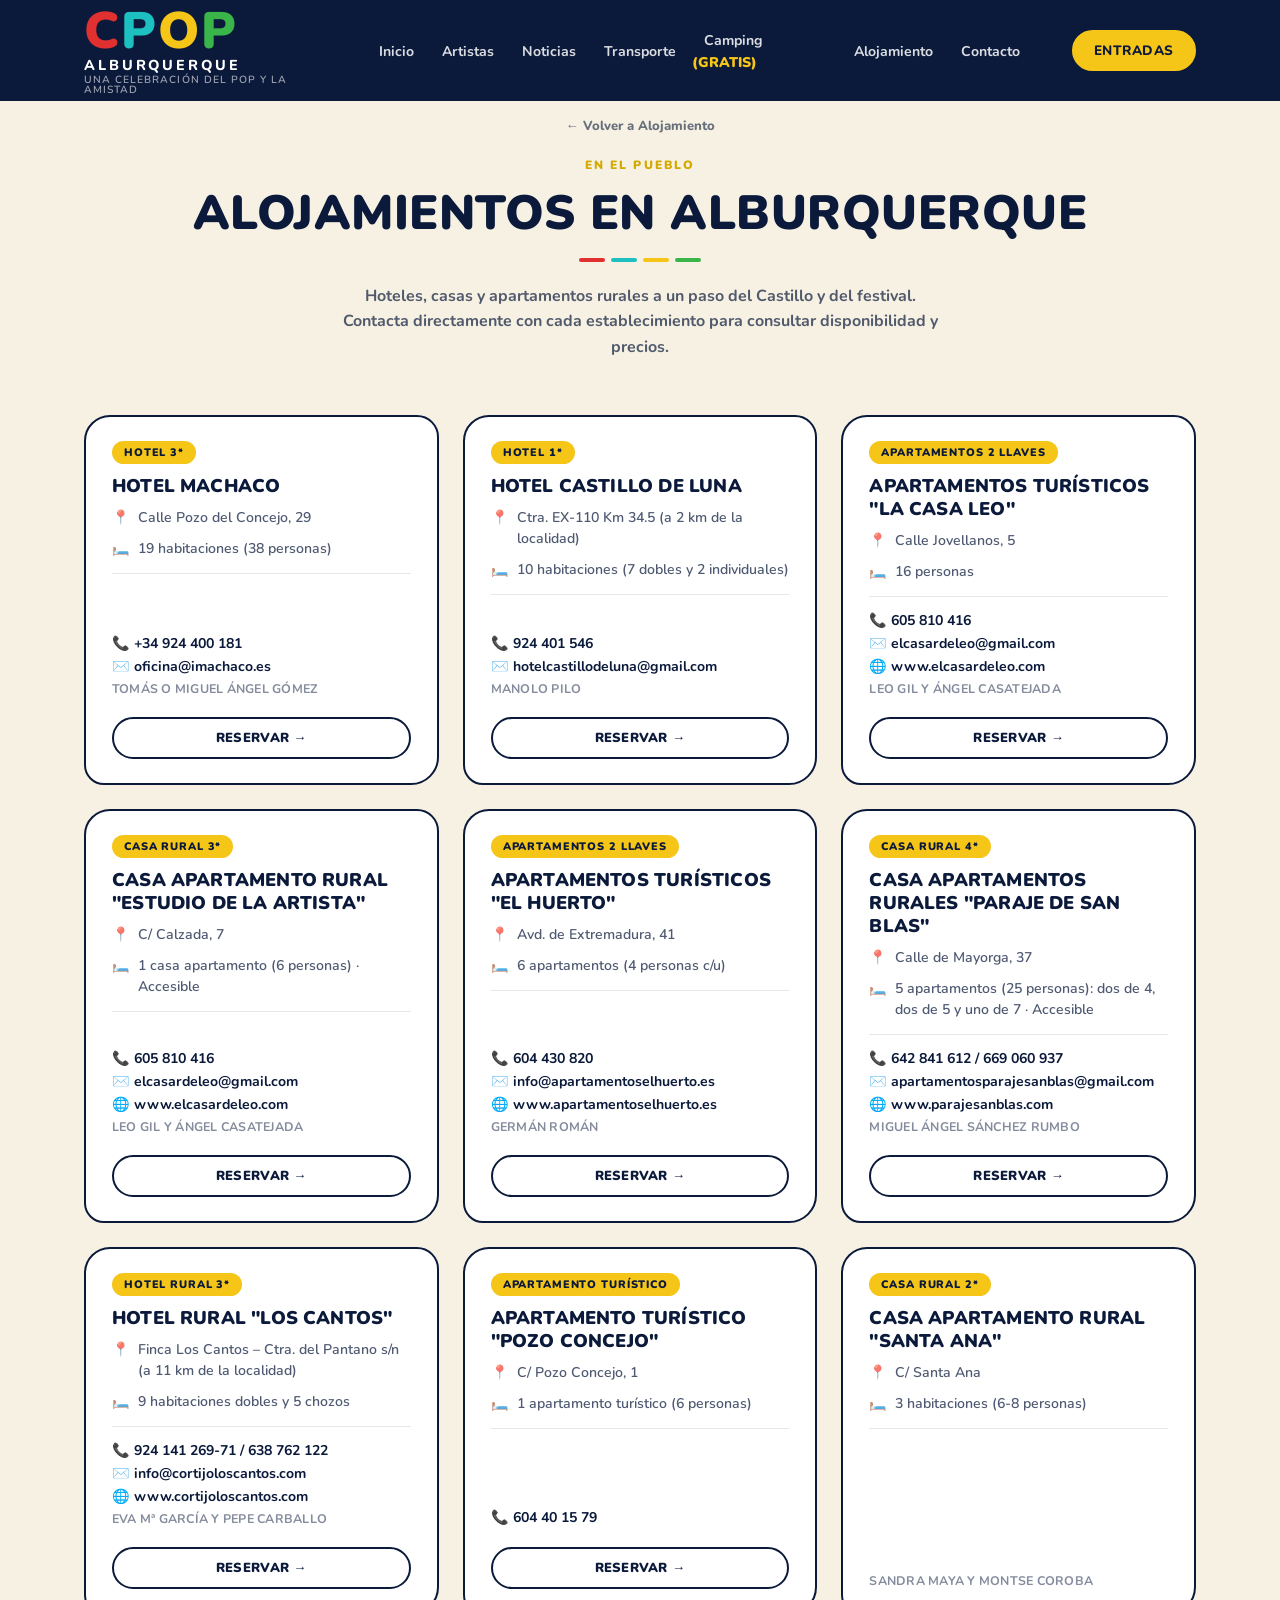
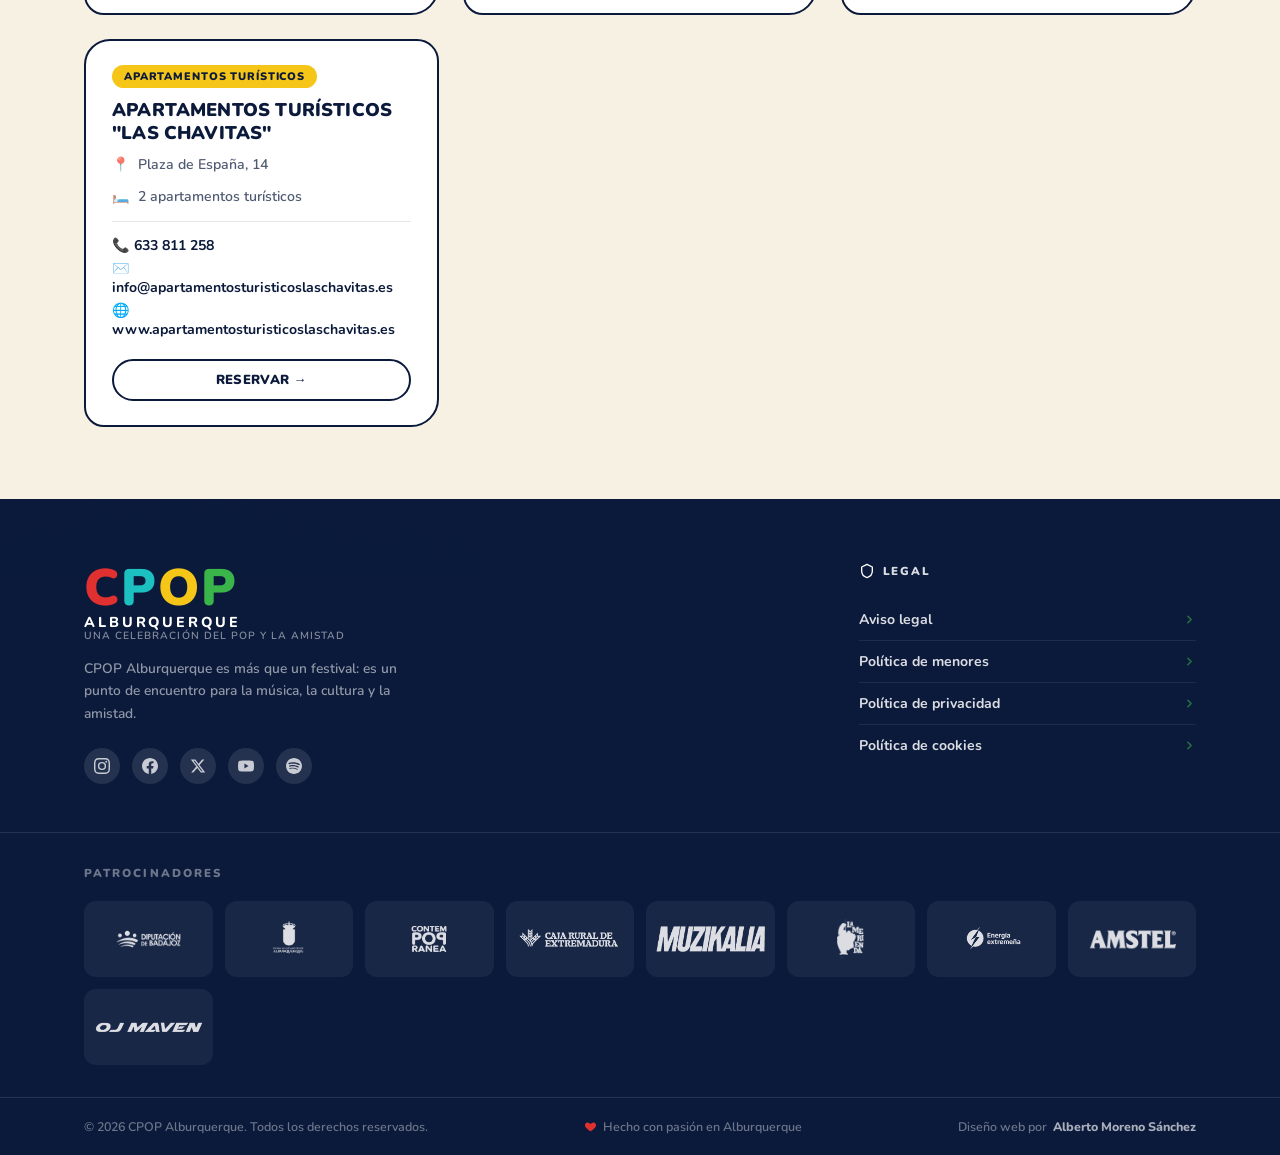
<file: alojamiento-alburquerque.html>
<!DOCTYPE html>
<html lang="es">
<head>
  <meta charset="UTF-8" />
  <meta name="viewport" content="width=device-width, initial-scale=1.0" />
  <title>Alojamientos en Alburquerque – CPOP 30 Aniversario</title>
  <link rel="icon" type="image/svg+xml" href="IMG/favicon.svg">
  <link rel="preconnect" href="https://fonts.googleapis.com" />
  <link rel="preconnect" href="https://fonts.gstatic.com" crossorigin />
  <link href="https://fonts.googleapis.com/css2?family=Nunito:wght@400;600;700;800;900&display=swap" rel="stylesheet" />
  <link rel="stylesheet" href="styles.css" />

  <style>
    body {
      background: #f6f1e2;
      color: var(--navy);
      padding-top: 66px;
    }

    /* ── CABECERA ── */
    .aloj-top {
      max-width: var(--container);
      margin: 0 auto;
      padding: 48px 24px 8px;
      text-align: center;
    }
    .aloj-top__back {
      display: inline-flex;
      align-items: center;
      gap: 6px;
      font-size: .82rem;
      font-weight: 800;
      color: rgba(11,26,59,.6);
      text-decoration: none;
      margin-bottom: 22px;
    }
    .aloj-top__back:hover { color: var(--navy); }
    .aloj-top__label {
      font-size: .75rem;
      font-weight: 900;
      letter-spacing: .18em;
      text-transform: uppercase;
      color: var(--yellow-dark);
      margin-bottom: 14px;
    }
    .aloj-top__title {
      font-size: clamp(1.8rem, 5vw, 3rem);
      font-weight: 900;
      color: var(--navy);
      text-transform: uppercase;
      letter-spacing: .01em;
      line-height: 1.1;
      margin-bottom: 18px;
    }
    .aloj-dash { display: flex; justify-content: center; gap: 6px; margin: 0 auto 22px; }
    .aloj-dash span { width: 26px; height: 4px; border-radius: 2px; }
    .aloj-dash span:nth-child(1) { background: #e03030; }
    .aloj-dash span:nth-child(2) { background: #1dc0c0; }
    .aloj-dash span:nth-child(3) { background: #f5c518; }
    .aloj-dash span:nth-child(4) { background: #3ab54a; }
    .aloj-top__sub {
      font-size: 1rem;
      font-weight: 700;
      color: rgba(11,26,59,.7);
      max-width: 620px;
      margin: 0 auto 46px;
      line-height: 1.6;
    }

    /* ── GRID ── */
    .aloj-grid {
      max-width: var(--container);
      margin: 0 auto 72px;
      padding: 0 24px;
      display: grid;
      grid-template-columns: repeat(auto-fit, minmax(300px, 1fr));
      gap: 24px;
    }
    .aloj-card {
      background: #fff;
      border: 2.5px solid var(--navy);
      border-radius: 26px 22px 28px 20px;
      padding: 24px 26px;
      display: flex;
      flex-direction: column;
      gap: 10px;
      transition: transform .2s, box-shadow .2s, opacity .5s ease;
    }
    .aloj-card:hover { transform: translateY(-3px); box-shadow: 6px 6px 0 rgba(11,26,59,.12); }
    .aloj-card__badge {
      align-self: flex-start;
      background: var(--yellow);
      color: var(--navy);
      font-size: .68rem;
      font-weight: 900;
      letter-spacing: .08em;
      text-transform: uppercase;
      padding: 4px 12px;
      border-radius: 50px;
    }
    .aloj-card__title {
      font-size: 1.15rem;
      font-weight: 900;
      color: var(--navy);
      text-transform: uppercase;
      letter-spacing: .01em;
      line-height: 1.25;
    }
    .aloj-card .aloj-dash { justify-content: flex-start; margin: 0 0 2px; }
    .aloj-card .aloj-dash span { width: 18px; height: 3px; }
    .aloj-card__row {
      display: flex;
      gap: 8px;
      font-size: .88rem;
      font-weight: 600;
      color: rgba(11,26,59,.72);
      line-height: 1.5;
    }
    .aloj-card__row-icon { flex-shrink: 0; }
    .aloj-card__divider {
      height: 1px;
      background: rgba(11,26,59,.1);
      margin: 4px 0;
    }
    .aloj-card__contact {
      display: flex;
      flex-direction: column;
      gap: 4px;
      margin-top: auto;
    }
    .aloj-card__contact a {
      font-size: .88rem;
      font-weight: 700;
      color: var(--navy);
      text-decoration: none;
    }
    .aloj-card__contact a:hover { color: var(--yellow-dark); text-decoration: underline; }
    .aloj-card__resp {
      font-size: .78rem;
      font-weight: 700;
      color: rgba(11,26,59,.5);
      text-transform: uppercase;
      letter-spacing: .02em;
    }
    .aloj-card__actions { margin-top: 10px; }
    .aloj-card__cta {
      display: inline-flex;
      align-items: center;
      justify-content: center;
      gap: 6px;
      width: 100%;
      font-size: .82rem;
      font-weight: 900;
      letter-spacing: .02em;
      text-transform: uppercase;
      color: var(--navy);
      background: #fff;
      border: 2px solid var(--navy);
      padding: 10px 22px;
      border-radius: 50px;
      text-decoration: none;
      transition: background .2s, color .2s;
    }
    .aloj-card__cta:hover { background: var(--navy); color: #fff; }

    /* ── RESPONSIVE ── */
    @media (max-width: 700px) {
      .topbar__title { display: none; }
      .aloj-top { padding: 36px 20px 4px; }
      .aloj-top__sub { margin-bottom: 30px; }
      .aloj-grid { padding: 0 20px; margin-bottom: 48px; gap: 16px; grid-template-columns: 1fr; }
      .aloj-card { padding: 20px 22px; }
    }
  </style>
</head>
<body>

  <!-- Barra de navegación -->
  <header class="header" id="header">
    <div class="header__inner container">
      <a href="index.html" class="header__logo" aria-label="CPOP Albuquerque – Inicio">
        <div class="logo-block">
          <span class="logo-cpop">
            <span class="lc lc--c">C</span><span class="lc lc--p1">P</span><span class="lc lc--o">O</span><span class="lc lc--p2">P</span>
          </span>
          <span class="logo-sub">ALBURQUERQUE</span>
          <span class="logo-tagline">UNA CELEBRACIÓN DEL POP Y LA AMISTAD</span>
        </div>
      </a>
      <button class="nav-toggle" id="navToggle" aria-label="Abrir menú" aria-expanded="false">
        <span></span><span></span><span></span>
      </button>
      <nav class="nav" id="mainNav" aria-label="Navegación principal">
        <ul class="nav__list">
          <li><a href="index.html#inicio" class="nav__link">Inicio</a></li>
          <li><a href="index.html#artistas" class="nav__link">Artistas</a></li>
          <li><a href="index.html#noticias" class="nav__link">Noticias</a></li>
          <li><a href="transporte.html" class="nav__link">Transporte</a></li>
          <li><a href="camping.html#camping" class="nav__link">Camping <span class="nav__badge--gratis">(GRATIS)</span></a></li>
          <li><a href="alojamiento.html" class="nav__link active">Alojamiento</a></li>
          <li><a href="index.html#contacto" class="nav__link">Contacto</a></li>
        </ul>
      </nav>
      <a href="https://www.ingresse.com/cpop-alburquerque/?fbclid=IwdGRjcASCII5leHRuA2FlbQIxMQBzcnRjBmFwcF9pZAo2NjI4NTY4Mzc5AAEee5uqFv4fO0525LSwj2ie0vXU6-nmaHX3tvUfMMzoU2Lqj_KQda3P3f-u3kg_aem_mg-QYjBcH6FSSytffSt7Vg&utm_id=97758_v0_s00_e0_tv2_a1dennhb5nbjy0" target="_blank" rel="noopener" class="btn btn--yellow btn--sm header__cta">Entradas</a>
    </div>
  </header>

  <!-- Cabecera -->
  <div class="aloj-top">
    <a href="alojamiento.html" class="aloj-top__back">← Volver a Alojamiento</a>
    <p class="aloj-top__label">En el pueblo</p>
    <h1 class="aloj-top__title">Alojamientos en Alburquerque</h1>
    <div class="aloj-dash" aria-hidden="true"><span></span><span></span><span></span><span></span></div>
    <p class="aloj-top__sub">Hoteles, casas y apartamentos rurales a un paso del Castillo y del festival. Contacta directamente con cada establecimiento para consultar disponibilidad y precios.</p>
  </div>

  <!-- Grid de alojamientos -->
  <div class="aloj-grid">

    <article class="aloj-card">
      <span class="aloj-card__badge">Hotel 3*</span>
      <h2 class="aloj-card__title">Hotel Machaco</h2>
      <p class="aloj-card__row"><span class="aloj-card__row-icon">📍</span> Calle Pozo del Concejo, 29</p>
      <p class="aloj-card__row"><span class="aloj-card__row-icon">🛏️</span> 19 habitaciones (38 personas)</p>
      <div class="aloj-card__divider"></div>
      <div class="aloj-card__contact">
        <a href="tel:+34924400181">📞 +34 924 400 181</a>
        <a href="mailto:oficina@imachaco.es">✉️ oficina@imachaco.es</a>
        <span class="aloj-card__resp">Tomás o Miguel Ángel Gómez</span>
      </div>
      <div class="aloj-card__actions">
        <a href="tel:+34924400181" class="aloj-card__cta">RESERVAR →</a>
      </div>
    </article>

    <article class="aloj-card">
      <span class="aloj-card__badge">Hotel 1*</span>
      <h2 class="aloj-card__title">Hotel Castillo de Luna</h2>
      <p class="aloj-card__row"><span class="aloj-card__row-icon">📍</span> Ctra. EX-110 Km 34.5 (a 2 km de la localidad)</p>
      <p class="aloj-card__row"><span class="aloj-card__row-icon">🛏️</span> 10 habitaciones (7 dobles y 2 individuales)</p>
      <div class="aloj-card__divider"></div>
      <div class="aloj-card__contact">
        <a href="tel:+34924401546">📞 924 401 546</a>
        <a href="mailto:hotelcastillodeluna@gmail.com">✉️ hotelcastillodeluna@gmail.com</a>
        <span class="aloj-card__resp">Manolo Pilo</span>
      </div>
      <div class="aloj-card__actions">
        <a href="tel:+34924401546" class="aloj-card__cta">RESERVAR →</a>
      </div>
    </article>

    <article class="aloj-card">
      <span class="aloj-card__badge">Apartamentos 2 llaves</span>
      <h2 class="aloj-card__title">Apartamentos Turísticos "La Casa Leo"</h2>
      <p class="aloj-card__row"><span class="aloj-card__row-icon">📍</span> Calle Jovellanos, 5</p>
      <p class="aloj-card__row"><span class="aloj-card__row-icon">🛏️</span> 16 personas</p>
      <div class="aloj-card__divider"></div>
      <div class="aloj-card__contact">
        <a href="tel:+34605810416">📞 605 810 416</a>
        <a href="mailto:elcasardeleo@gmail.com">✉️ elcasardeleo@gmail.com</a>
        <a href="https://www.elcasardeleo.com" target="_blank" rel="noopener">🌐 www.elcasardeleo.com</a>
        <span class="aloj-card__resp">Leo Gil y Ángel Casatejada</span>
      </div>
      <div class="aloj-card__actions">
        <a href="https://www.elcasardeleo.com" target="_blank" rel="noopener" class="aloj-card__cta">RESERVAR →</a>
      </div>
    </article>

    <article class="aloj-card">
      <span class="aloj-card__badge">Casa Rural 3*</span>
      <h2 class="aloj-card__title">Casa Apartamento Rural "Estudio de la Artista"</h2>
      <p class="aloj-card__row"><span class="aloj-card__row-icon">📍</span> C/ Calzada, 7</p>
      <p class="aloj-card__row"><span class="aloj-card__row-icon">🛏️</span> 1 casa apartamento (6 personas) · Accesible</p>
      <div class="aloj-card__divider"></div>
      <div class="aloj-card__contact">
        <a href="tel:+34605810416">📞 605 810 416</a>
        <a href="mailto:elcasardeleo@gmail.com">✉️ elcasardeleo@gmail.com</a>
        <a href="https://www.elcasardeleo.com" target="_blank" rel="noopener">🌐 www.elcasardeleo.com</a>
        <span class="aloj-card__resp">Leo Gil y Ángel Casatejada</span>
      </div>
      <div class="aloj-card__actions">
        <a href="https://www.elcasardeleo.com" target="_blank" rel="noopener" class="aloj-card__cta">RESERVAR →</a>
      </div>
    </article>

    <article class="aloj-card">
      <span class="aloj-card__badge">Apartamentos 2 llaves</span>
      <h2 class="aloj-card__title">Apartamentos Turísticos "El Huerto"</h2>
      <p class="aloj-card__row"><span class="aloj-card__row-icon">📍</span> Avd. de Extremadura, 41</p>
      <p class="aloj-card__row"><span class="aloj-card__row-icon">🛏️</span> 6 apartamentos (4 personas c/u)</p>
      <div class="aloj-card__divider"></div>
      <div class="aloj-card__contact">
        <a href="tel:+34604430820">📞 604 430 820</a>
        <a href="mailto:info@apartamentoselhuerto.es">✉️ info@apartamentoselhuerto.es</a>
        <a href="https://www.apartamentoselhuerto.es" target="_blank" rel="noopener">🌐 www.apartamentoselhuerto.es</a>
        <span class="aloj-card__resp">Germán Román</span>
      </div>
      <div class="aloj-card__actions">
        <a href="https://www.apartamentoselhuerto.es" target="_blank" rel="noopener" class="aloj-card__cta">RESERVAR →</a>
      </div>
    </article>

    <article class="aloj-card">
      <span class="aloj-card__badge">Casa Rural 4*</span>
      <h2 class="aloj-card__title">Casa Apartamentos Rurales "Paraje de San Blas"</h2>
      <p class="aloj-card__row"><span class="aloj-card__row-icon">📍</span> Calle de Mayorga, 37</p>
      <p class="aloj-card__row"><span class="aloj-card__row-icon">🛏️</span> 5 apartamentos (25 personas): dos de 4, dos de 5 y uno de 7 · Accesible</p>
      <div class="aloj-card__divider"></div>
      <div class="aloj-card__contact">
        <a href="tel:+34642841612">📞 642 841 612 / 669 060 937</a>
        <a href="mailto:apartamentosparajesanblas@gmail.com">✉️ apartamentosparajesanblas@gmail.com</a>
        <a href="https://www.parajesanblas.com" target="_blank" rel="noopener">🌐 www.parajesanblas.com</a>
        <span class="aloj-card__resp">Miguel Ángel Sánchez Rumbo</span>
      </div>
      <div class="aloj-card__actions">
        <a href="https://www.parajesanblas.com" target="_blank" rel="noopener" class="aloj-card__cta">RESERVAR →</a>
      </div>
    </article>

    <article class="aloj-card">
      <span class="aloj-card__badge">Hotel Rural 3*</span>
      <h2 class="aloj-card__title">Hotel Rural "Los Cantos"</h2>
      <p class="aloj-card__row"><span class="aloj-card__row-icon">📍</span> Finca Los Cantos – Ctra. del Pantano s/n (a 11 km de la localidad)</p>
      <p class="aloj-card__row"><span class="aloj-card__row-icon">🛏️</span> 9 habitaciones dobles y 5 chozos</p>
      <div class="aloj-card__divider"></div>
      <div class="aloj-card__contact">
        <a href="tel:+34924141269">📞 924 141 269-71 / 638 762 122</a>
        <a href="mailto:info@cortijoloscantos.com">✉️ info@cortijoloscantos.com</a>
        <a href="https://www.cortijoloscantos.com" target="_blank" rel="noopener">🌐 www.cortijoloscantos.com</a>
        <span class="aloj-card__resp">Eva Mª García y Pepe Carballo</span>
      </div>
      <div class="aloj-card__actions">
        <a href="https://www.cortijoloscantos.com" target="_blank" rel="noopener" class="aloj-card__cta">RESERVAR →</a>
      </div>
    </article>

    <article class="aloj-card">
      <span class="aloj-card__badge">Apartamento Turístico</span>
      <h2 class="aloj-card__title">Apartamento Turístico "Pozo Concejo"</h2>
      <p class="aloj-card__row"><span class="aloj-card__row-icon">📍</span> C/ Pozo Concejo, 1</p>
      <p class="aloj-card__row"><span class="aloj-card__row-icon">🛏️</span> 1 apartamento turístico (6 personas)</p>
      <div class="aloj-card__divider"></div>
      <div class="aloj-card__contact">
        <a href="tel:+34604401579">📞 604 40 15 79</a>
      </div>
      <div class="aloj-card__actions">
        <a href="tel:+34604401579" class="aloj-card__cta">RESERVAR →</a>
      </div>
    </article>

    <article class="aloj-card">
      <span class="aloj-card__badge">Casa Rural 2*</span>
      <h2 class="aloj-card__title">Casa Apartamento Rural "Santa Ana"</h2>
      <p class="aloj-card__row"><span class="aloj-card__row-icon">📍</span> C/ Santa Ana</p>
      <p class="aloj-card__row"><span class="aloj-card__row-icon">🛏️</span> 3 habitaciones (6-8 personas)</p>
      <div class="aloj-card__divider"></div>
      <div class="aloj-card__contact">
        <span class="aloj-card__resp">Sandra Maya y Montse Coroba</span>
      </div>
    </article>

    <article class="aloj-card">
      <span class="aloj-card__badge">Apartamentos Turísticos</span>
      <h2 class="aloj-card__title">Apartamentos Turísticos "Las Chavitas"</h2>
      <p class="aloj-card__row"><span class="aloj-card__row-icon">📍</span> Plaza de España, 14</p>
      <p class="aloj-card__row"><span class="aloj-card__row-icon">🛏️</span> 2 apartamentos turísticos</p>
      <div class="aloj-card__divider"></div>
      <div class="aloj-card__contact">
        <a href="tel:+34633811258">📞 633 811 258</a>
        <a href="mailto:info@apartamentosturisticoslaschavitas.es">✉️ info@apartamentosturisticoslaschavitas.es</a>
        <a href="https://www.apartamentosturisticoslaschavitas.es" target="_blank" rel="noopener">🌐 www.apartamentosturisticoslaschavitas.es</a>
      </div>
      <div class="aloj-card__actions">
        <a href="https://www.apartamentosturisticoslaschavitas.es" target="_blank" rel="noopener" class="aloj-card__cta">RESERVAR →</a>
      </div>
    </article>

  </div>

  <!-- ============================================================
       FOOTER
  ============================================================ -->
  <footer class="footer" id="contacto">

    <div class="footer__skyline" aria-hidden="true"></div>

    <div class="footer__inner container">

      <div class="footer__brand">
        <div class="logo-block logo-block--white">
          <span class="logo-cpop">
            <span class="lc lc--c">C</span><span class="lc lc--p1">P</span><span class="lc lc--o">O</span><span class="lc lc--p2">P</span>
          </span>
          <span class="logo-sub">ALBURQUERQUE</span>
          <span class="logo-tagline">UNA CELEBRACIÓN DEL POP Y LA AMISTAD</span>
        </div>
        <p class="footer__desc">CPOP Alburquerque es más que un festival: es un punto de encuentro para la música, la cultura y la amistad.</p>
        <nav class="social-nav" aria-label="Redes sociales">
          <a href="#" class="social-link" aria-label="Instagram">
            <svg viewBox="0 0 24 24" fill="currentColor"><path d="M12 2.163c3.204 0 3.584.012 4.85.07 3.252.148 4.771 1.691 4.919 4.919.058 1.265.069 1.645.069 4.849 0 3.205-.012 3.584-.069 4.849-.149 3.225-1.664 4.771-4.919 4.919-1.266.058-1.644.07-4.85.07-3.204 0-3.584-.012-4.849-.07-3.26-.149-4.771-1.699-4.919-4.92-.058-1.265-.07-1.644-.07-4.849 0-3.204.013-3.583.07-4.849.149-3.227 1.664-4.771 4.919-4.919 1.266-.057 1.645-.069 4.849-.069zM12 0C8.741 0 8.333.014 7.053.072 2.695.272.273 2.69.073 7.052.014 8.333 0 8.741 0 12c0 3.259.014 3.668.072 4.948.2 4.358 2.618 6.78 6.98 6.98C8.333 23.986 8.741 24 12 24c3.259 0 3.668-.014 4.948-.072 4.354-.2 6.782-2.618 6.979-6.98.059-1.28.073-1.689.073-4.948 0-3.259-.014-3.667-.072-4.947-.196-4.354-2.617-6.78-6.979-6.98C15.668.014 15.259 0 12 0zm0 5.838a6.162 6.162 0 1 0 0 12.324 6.162 6.162 0 0 0 0-12.324zM12 16a4 4 0 1 1 0-8 4 4 0 0 1 0 8zm6.406-11.845a1.44 1.44 0 1 0 0 2.881 1.44 1.44 0 0 0 0-2.881z"/></svg>
          </a>
          <a href="#" class="social-link" aria-label="Facebook">
            <svg viewBox="0 0 24 24" fill="currentColor"><path d="M24 12.073C24 5.405 18.627 0 12 0S0 5.405 0 12.073C0 18.1 4.388 23.094 10.125 24v-8.437H7.078v-3.49h3.047V9.41c0-3.025 1.792-4.697 4.533-4.697 1.312 0 2.686.235 2.686.235v2.97h-1.513c-1.491 0-1.956.93-1.956 1.887v2.268h3.328l-.532 3.49h-2.796V24C19.612 23.094 24 18.1 24 12.073z"/></svg>
          </a>
          <a href="#" class="social-link" aria-label="Twitter / X">
            <svg viewBox="0 0 24 24" fill="currentColor"><path d="M18.244 2.25h3.308l-7.227 8.26 8.502 11.24H16.17l-5.214-6.817L4.99 21.75H1.68l7.73-8.835L1.254 2.25H8.08l4.713 6.231zm-1.161 17.52h1.833L7.084 4.126H5.117z"/></svg>
          </a>
          <a href="#" class="social-link" aria-label="YouTube">
            <svg viewBox="0 0 24 24" fill="currentColor"><path d="M23.495 6.205a3.007 3.007 0 0 0-2.088-2.088c-1.87-.501-9.396-.501-9.396-.501s-7.507-.01-9.396.501A3.007 3.007 0 0 0 .527 6.205a31.247 31.247 0 0 0-.522 5.805 31.247 31.247 0 0 0 .522 5.783 3.007 3.007 0 0 0 2.088 2.088c1.868.502 9.396.502 9.396.502s7.506 0 9.396-.502a3.007 3.007 0 0 0 2.088-2.088 31.247 31.247 0 0 0 .5-5.783 31.247 31.247 0 0 0-.5-5.805zM9.609 15.601V8.408l6.264 3.602z"/></svg>
          </a>
          <a href="#" class="social-link" aria-label="Spotify">
            <svg viewBox="0 0 24 24" fill="currentColor"><path d="M12 0C5.4 0 0 5.4 0 12s5.4 12 12 12 12-5.4 12-12S18.66 0 12 0zm5.521 17.34c-.24.359-.66.48-1.021.24-2.82-1.74-6.36-2.101-10.561-1.141-.418.122-.779-.179-.899-.539-.12-.421.18-.78.54-.9 4.56-1.021 8.52-.6 11.64 1.32.42.18.479.659.301 1.02zm1.44-3.3c-.301.42-.841.6-1.262.3-3.239-1.98-8.159-2.58-11.939-1.38-.479.12-1.02-.12-1.14-.6-.12-.48.12-1.021.6-1.141C9.6 9.9 15 10.561 18.72 12.84c.361.181.54.78.241 1.2zm.12-3.36C15.24 8.4 8.82 8.16 5.16 9.301c-.6.179-1.2-.181-1.38-.721-.18-.601.18-1.2.72-1.381 4.26-1.26 11.28-1.02 15.721 1.621.539.3.719 1.02.419 1.56-.299.421-1.02.599-1.559.3z"/></svg>
          </a>
        </nav>
      </div>

      <!-- Columna Legal -->
      <div class="footer__col footer__col--legal">
        <h4 class="footer__col-title">
          <svg viewBox="0 0 24 24" fill="none" stroke="currentColor" stroke-width="2" stroke-linecap="round" stroke-linejoin="round"><path d="M12 2l8 4v6c0 5-3.5 8.5-8 10-4.5-1.5-8-5-8-10V6l8-4z"/></svg>
          LEGAL
        </h4>
        <ul class="footer__links">
          <li><a href="aviso_legal.html">Aviso legal <svg viewBox="0 0 24 24" fill="none" stroke="currentColor" stroke-width="3" stroke-linecap="round" stroke-linejoin="round"><polyline points="9 6 15 12 9 18"/></svg></a></li>
          <li><a href="menores.html">Política de menores <svg viewBox="0 0 24 24" fill="none" stroke="currentColor" stroke-width="3" stroke-linecap="round" stroke-linejoin="round"><polyline points="9 6 15 12 9 18"/></svg></a></li>
          <li><a href="privacidad.html">Política de privacidad <svg viewBox="0 0 24 24" fill="none" stroke="currentColor" stroke-width="3" stroke-linecap="round" stroke-linejoin="round"><polyline points="9 6 15 12 9 18"/></svg></a></li>
          <li><a href="cookies.html">Política de cookies <svg viewBox="0 0 24 24" fill="none" stroke="currentColor" stroke-width="3" stroke-linecap="round" stroke-linejoin="round"><polyline points="9 6 15 12 9 18"/></svg></a></li>
        </ul>
      </div>

    </div>

    <div class="footer__sponsors">
      <div class="footer__sponsors-inner container">
        <p class="footer__sponsors-label">PATROCINADORES</p>
        <div class="sponsors">
          <a href="#" class="sponsor"><img src="IMG/logo_diputacion.webp"   alt="Diputación de Badajoz" /></a>
          <a href="#" class="sponsor"><img src="IMG/logo_ayuntamiento.webp" alt="Ayuntamiento de Albuquerque" /></a>
          <a href="#" class="sponsor"><img src="IMG/contempopranea.webp"    alt="Contempopranea" /></a>
          <a href="#" class="sponsor"><img src="IMG/caja_rural.webp"        alt="Caja Rural de Extremadura" /></a>
          <a href="#" class="sponsor sponsor--sm"><img src="IMG/logo_muzikalia.webp" alt="Muzikalia" /></a>
          <a href="#" class="sponsor"><img src="IMG/logo_lamerienda.webp"   alt="La Merienda" /></a>
          <a href="#" class="sponsor"><img src="IMG/energia_extremeña.webp" alt="Energía Extremeña" /></a>
          <a href="#" class="sponsor"><img src="IMG/amstel.webp"            alt="Amstel" /></a>
          <a href="#" class="sponsor"><img src="IMG/oj_maven.webp"          alt="OJ Maven" /></a>
        </div>
      </div>
    </div>

    <div class="footer__bottom">
      <div class="footer__bottom-inner container">
        <p>© 2026 CPOP Alburquerque. Todos los derechos reservados.</p>
        <p class="footer__bottom-heart"><svg viewBox="0 0 24 24" fill="currentColor"><path d="M12 21s-6.7-4.35-9.3-8.1C1 10.1 1.6 6.6 4.6 5.1 7 3.9 9.6 4.8 12 7.3 14.4 4.8 17 3.9 19.4 5.1c3 1.5 3.6 5 1.9 7.8C18.7 16.65 12 21 12 21z"/></svg> Hecho con pasión en Alburquerque</p>
        <p>Diseño web por <a href="https://www.linkedin.com/feed/" target="_blank" rel="noopener" class="footer__credit">Alberto Moreno Sánchez</a></p>
      </div>
    </div>

  </footer>

  <script src="script.js"></script>
</body>
</html>
</file>
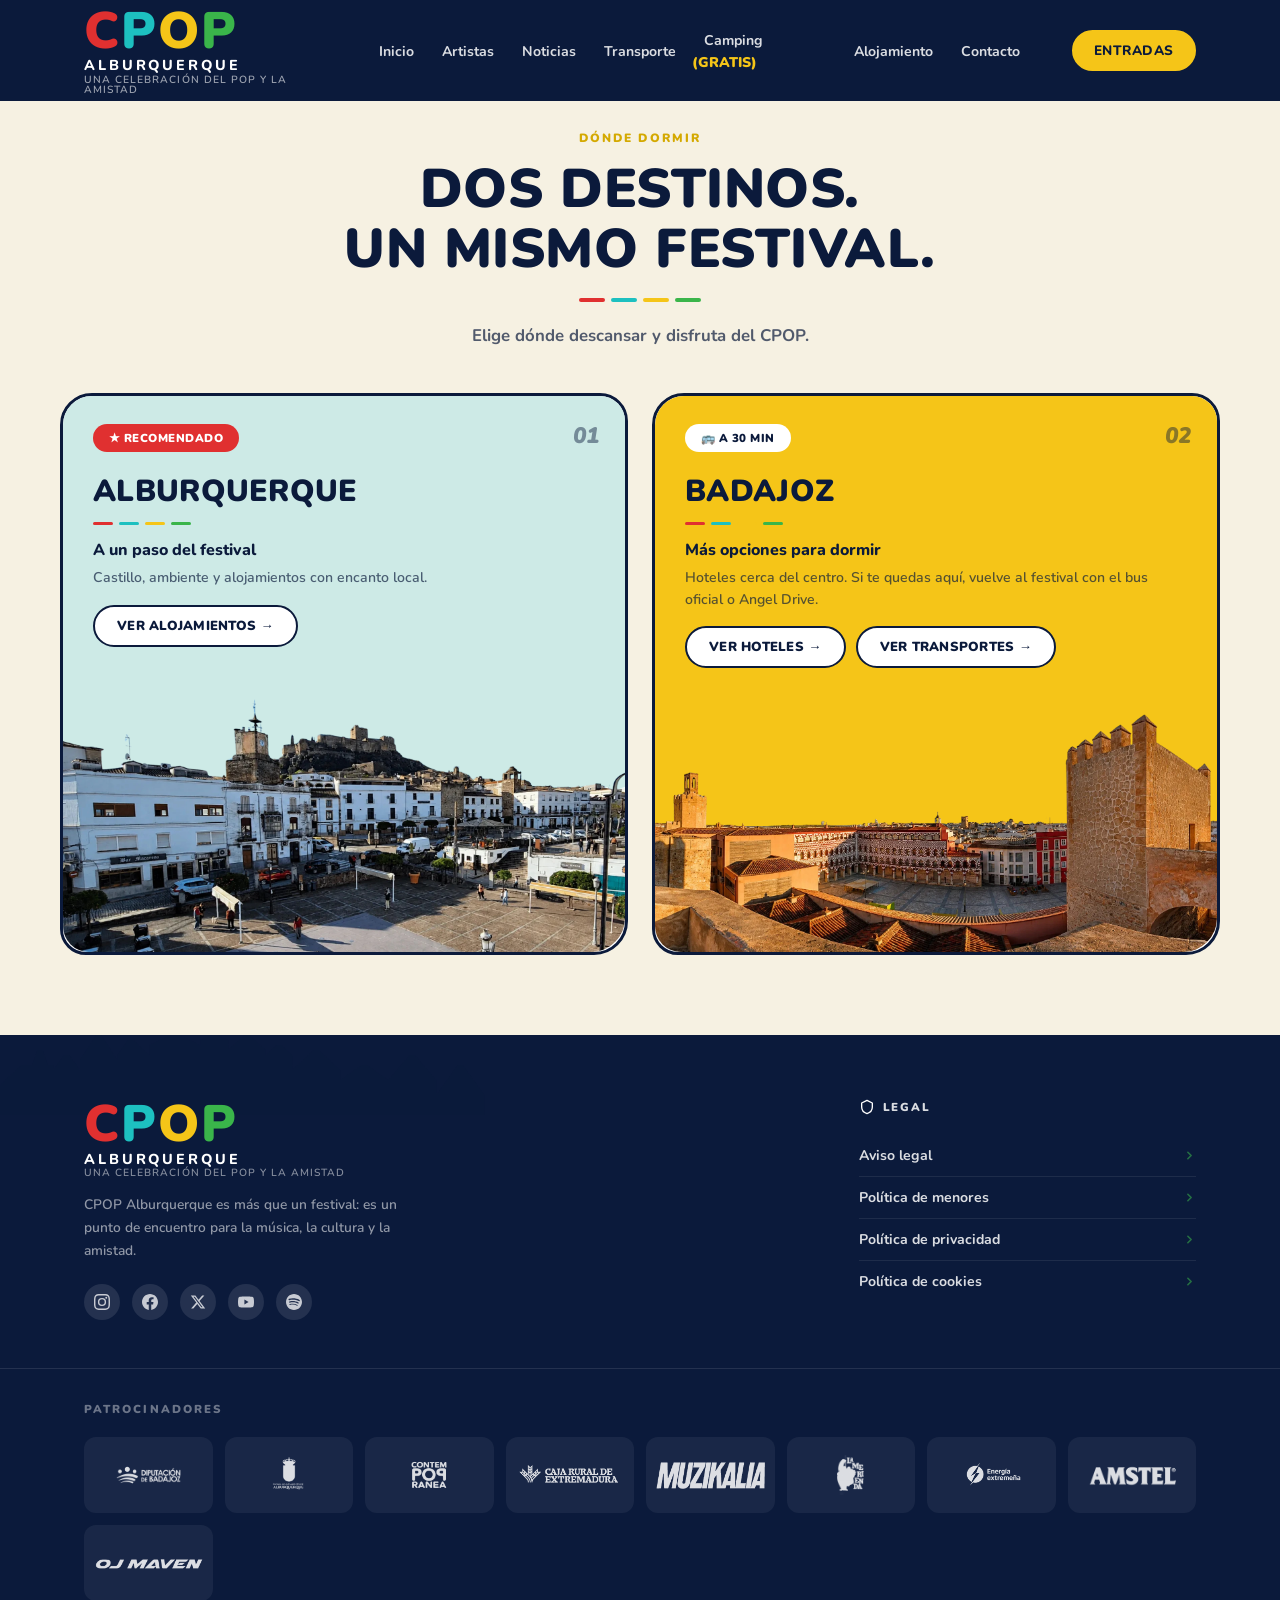
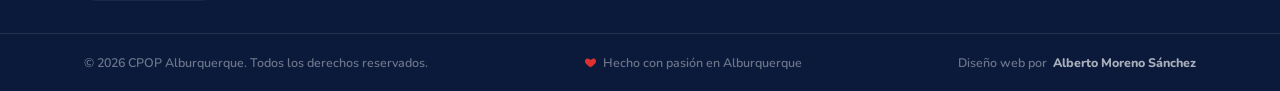
<file: alojamiento.html>
<!DOCTYPE html>
<html lang="es">
<head>
  <meta charset="UTF-8" />
  <meta name="viewport" content="width=device-width, initial-scale=1.0" />
  <title>Alojamiento – CPOP 30 Aniversario</title>
  <link rel="icon" type="image/svg+xml" href="IMG/favicon.svg">
  <link rel="preconnect" href="https://fonts.googleapis.com" />
  <link rel="preconnect" href="https://fonts.gstatic.com" crossorigin />
  <link href="https://fonts.googleapis.com/css2?family=Nunito:wght@400;600;700;800;900&display=swap" rel="stylesheet" />
  <link rel="stylesheet" href="styles.css" />

  <style>
    body {
      background: #ffffff;
      color: var(--navy);
      padding-top: 66px;
    }

    /* ── SELECTOR DE DESTINO ── */
    .aloj-picker {
      background: #f6f1e2;
      padding: 64px 24px 80px;
    }
    .aloj-picker__inner {
      max-width: var(--container);
      margin: 0 auto;
      text-align: center;
    }
    .aloj-picker__label {
      font-size: .75rem;
      font-weight: 900;
      letter-spacing: .18em;
      text-transform: uppercase;
      color: var(--yellow-dark);
      margin-bottom: 14px;
    }
    .aloj-picker__title {
      font-size: clamp(2rem, 6vw, 3.4rem);
      font-weight: 900;
      color: var(--navy);
      text-transform: uppercase;
      letter-spacing: .01em;
      line-height: 1.1;
      margin-bottom: 18px;
    }
    .aloj-dash { display: flex; justify-content: center; gap: 6px; margin: 0 auto 22px; }
    .aloj-dash span { width: 26px; height: 4px; border-radius: 2px; }
    .aloj-dash span:nth-child(1) { background: #e03030; }
    .aloj-dash span:nth-child(2) { background: #1dc0c0; }
    .aloj-dash span:nth-child(3) { background: #f5c518; }
    .aloj-dash span:nth-child(4) { background: #3ab54a; }
    .aloj-picker__sub {
      font-size: 1.05rem;
      font-weight: 700;
      color: rgba(11,26,59,.7);
      margin-bottom: 46px;
    }

    .aloj-picker__grid {
      display: grid;
      grid-template-columns: 1fr 1fr;
      gap: 24px;
      text-align: left;
    }
    .aloj-pick {
      position: relative;
      display: flex;
      flex-direction: column;
      border: 3px solid var(--navy);
      border-radius: 32px 28px 34px 26px;
      overflow: hidden;
      text-decoration: none;
      background: #fff;
      transition: transform .25s, box-shadow .25s, opacity .5s ease;
    }
    .aloj-pick:hover { transform: translateY(-4px); box-shadow: 0 14px 34px rgba(11,26,59,.18); }
    .aloj-pick__top { position: relative; padding: 28px 30px 24px; }
    .aloj-pick--alburquerque .aloj-pick__top { background: #cdeae6; }
    .aloj-pick--badajoz .aloj-pick__top { background: var(--yellow); }
    .aloj-pick__badge {
      display: inline-flex;
      align-items: center;
      gap: 6px;
      font-size: .72rem;
      font-weight: 900;
      letter-spacing: .04em;
      text-transform: uppercase;
      padding: 6px 16px;
      border-radius: 50px;
      margin-bottom: 18px;
    }
    .aloj-pick__badge--red { background: #e03030; color: #fff; }
    .aloj-pick__badge--light { background: #fff; color: var(--navy); }
    .aloj-pick__num {
      position: absolute;
      top: 24px;
      right: 26px;
      font-size: 1.4rem;
      font-weight: 900;
      font-style: italic;
      color: var(--navy);
      opacity: .45;
    }
    .aloj-pick__title {
      font-size: clamp(1.5rem, 3vw, 1.9rem);
      font-weight: 900;
      color: var(--navy);
      text-transform: uppercase;
      letter-spacing: .01em;
      margin-bottom: 10px;
    }
    .aloj-pick__top .aloj-dash { justify-content: flex-start; margin: 0 0 14px; }
    .aloj-pick__top .aloj-dash span { width: 20px; height: 3px; }
    .aloj-pick__tag { font-size: 1rem; font-weight: 800; color: var(--navy); margin-bottom: 6px; }
    .aloj-pick__text {
      font-size: .88rem;
      font-weight: 600;
      color: rgba(11,26,59,.68);
      line-height: 1.55;
      margin-bottom: 16px;
    }
    .aloj-pick__text a { color: var(--navy); text-decoration: underline; font-weight: 800; }
    .aloj-pick__cta {
      display: inline-flex;
      align-items: center;
      gap: 6px;
      font-size: .82rem;
      font-weight: 900;
      letter-spacing: .02em;
      text-transform: uppercase;
      color: var(--navy);
      background: #fff;
      border: 2px solid var(--navy);
      padding: 10px 22px;
      border-radius: 50px;
      text-decoration: none;
      transition: background .2s, color .2s;
    }
    .aloj-pick__cta:hover { background: var(--navy); color: #fff; }
    .aloj-pick__actions { display: flex; flex-wrap: wrap; gap: 10px; }
    .aloj-pick__photo {
      display: block;
      flex: 1 1 auto;
      min-height: 260px;
      background-size: cover;
      background-position: center;
      border-radius: 0 0 34px 26px;
    }
    .aloj-pick--alburquerque .aloj-pick__photo { background-color: #cdeae6; }
    .aloj-pick--badajoz .aloj-pick__photo { background-color: var(--yellow); }

    /* ── RESPONSIVE ── */
    @media (max-width: 700px) {
      .topbar__title { display: none; }
      .aloj-picker { padding: 44px 20px 56px; }
      .aloj-picker__sub { margin-bottom: 30px; }
      .aloj-picker__grid { grid-template-columns: 1fr; gap: 18px; }
      .aloj-pick__photo { min-height: 200px; }
      .aloj-pick__top { text-align: center; display: flex; flex-direction: column; align-items: center; }
      .aloj-pick__badge { align-self: center; }
      .aloj-pick__top .aloj-dash { justify-content: center; }
      .aloj-pick__actions { justify-content: center; width: 100%; }
      .aloj-pick__actions .aloj-pick__cta { width: 100%; justify-content: center; }
    }
  </style>
</head>
<body>

  <!-- Barra de navegación -->
  <header class="header" id="header">
    <div class="header__inner container">
      <a href="index.html" class="header__logo" aria-label="CPOP Albuquerque – Inicio">
        <div class="logo-block">
          <span class="logo-cpop">
            <span class="lc lc--c">C</span><span class="lc lc--p1">P</span><span class="lc lc--o">O</span><span class="lc lc--p2">P</span>
          </span>
          <span class="logo-sub">ALBURQUERQUE</span>
          <span class="logo-tagline">UNA CELEBRACIÓN DEL POP Y LA AMISTAD</span>
        </div>
      </a>
      <button class="nav-toggle" id="navToggle" aria-label="Abrir menú" aria-expanded="false">
        <span></span><span></span><span></span>
      </button>
      <nav class="nav" id="mainNav" aria-label="Navegación principal">
        <ul class="nav__list">
          <li><a href="index.html#inicio" class="nav__link">Inicio</a></li>
          <li><a href="index.html#artistas" class="nav__link">Artistas</a></li>
          <li><a href="index.html#noticias" class="nav__link">Noticias</a></li>
          <li><a href="transporte.html" class="nav__link">Transporte</a></li>
          <li><a href="camping.html#camping" class="nav__link">Camping <span class="nav__badge--gratis">(GRATIS)</span></a></li>
          <li><a href="alojamiento.html" class="nav__link active">Alojamiento</a></li>
          <li><a href="index.html#contacto" class="nav__link">Contacto</a></li>
        </ul>
      </nav>
      <a href="https://www.ingresse.com/cpop-alburquerque/?fbclid=IwdGRjcASCII5leHRuA2FlbQIxMQBzcnRjBmFwcF9pZAo2NjI4NTY4Mzc5AAEee5uqFv4fO0525LSwj2ie0vXU6-nmaHX3tvUfMMzoU2Lqj_KQda3P3f-u3kg_aem_mg-QYjBcH6FSSytffSt7Vg&utm_id=97758_v0_s00_e0_tv2_a1dennhb5nbjy0" target="_blank" rel="noopener" class="btn btn--yellow btn--sm header__cta">Entradas</a>
    </div>
  </header>

  <!-- Selector de destino -->
  <section class="aloj-picker">
    <div class="aloj-picker__inner">
      <p class="aloj-picker__label">Dónde dormir</p>
      <h1 class="aloj-picker__title">Dos destinos.<br>Un mismo festival.</h1>
      <div class="aloj-dash" aria-hidden="true"><span></span><span></span><span></span><span></span></div>
      <p class="aloj-picker__sub">Elige dónde descansar y disfruta del CPOP.</p>

      <div class="aloj-picker__grid">

        <a href="alojamiento-alburquerque.html" class="aloj-pick aloj-pick--alburquerque">
          <div class="aloj-pick__top">
            <span class="aloj-pick__badge aloj-pick__badge--red">★ Recomendado</span>
            <span class="aloj-pick__num">01</span>
            <h2 class="aloj-pick__title">Alburquerque</h2>
            <div class="aloj-dash" aria-hidden="true"><span></span><span></span><span></span><span></span></div>
            <p class="aloj-pick__tag">A un paso del festival</p>
            <p class="aloj-pick__text">Castillo, ambiente y alojamientos con encanto local.</p>
            <span class="aloj-pick__cta">Ver alojamientos →</span>
          </div>
          <div class="aloj-pick__photo" style="background-image:url('IMG/alojamiento_alburquerque.webp')"></div>
        </a>

        <div class="aloj-pick aloj-pick--badajoz">
          <div class="aloj-pick__top">
            <span class="aloj-pick__badge aloj-pick__badge--light">🚌 A 30 min</span>
            <span class="aloj-pick__num">02</span>
            <h2 class="aloj-pick__title">Badajoz</h2>
            <div class="aloj-dash" aria-hidden="true"><span></span><span></span><span></span><span></span></div>
            <p class="aloj-pick__tag">Más opciones para dormir</p>
            <p class="aloj-pick__text">Hoteles cerca del centro. Si te quedas aquí, vuelve al festival con el bus oficial o Angel Drive.</p>
            <div class="aloj-pick__actions">
              <a href="https://www.booking.com/searchresults.es.html?aid=2164549&label=broadcast&sid=1780df4309bf241bab41f9601b415936&sb=1&src=hotel&src_elem=sb&ss=Badajoz%2C+Extremadura%2C+Espa%C3%B1a&city=-117543&checkin_year=2026&checkin_month=8&checkin_monthday=21&checkout_year=2026&checkout_month=8&checkout_monthday=23&group_adults=2&group_children=0&no_rooms=1&dest_id=-372124&dest_type=city" target="_blank" rel="noopener" class="aloj-pick__cta">Ver hoteles →</a>
              <a href="transporte.html" class="aloj-pick__cta">Ver transportes →</a>
            </div>
          </div>
          <a href="https://www.booking.com/searchresults.es.html?aid=2164549&label=broadcast&sid=1780df4309bf241bab41f9601b415936&sb=1&src=hotel&src_elem=sb&ss=Badajoz%2C+Extremadura%2C+Espa%C3%B1a&city=-117543&checkin_year=2026&checkin_month=8&checkin_monthday=21&checkout_year=2026&checkout_month=8&checkout_monthday=23&group_adults=2&group_children=0&no_rooms=1&dest_id=-372124&dest_type=city" target="_blank" rel="noopener" class="aloj-pick__photo" style="background-image:url('IMG/alojamiento_badajoz.webp')" aria-label="Ver hoteles en Badajoz"></a>
        </div>

      </div>
    </div>
  </section>

  <!-- ============================================================
       FOOTER
  ============================================================ -->
  <footer class="footer" id="contacto">

    <div class="footer__skyline" aria-hidden="true"></div>

    <div class="footer__inner container">

      <div class="footer__brand">
        <div class="logo-block logo-block--white">
          <span class="logo-cpop">
            <span class="lc lc--c">C</span><span class="lc lc--p1">P</span><span class="lc lc--o">O</span><span class="lc lc--p2">P</span>
          </span>
          <span class="logo-sub">ALBURQUERQUE</span>
          <span class="logo-tagline">UNA CELEBRACIÓN DEL POP Y LA AMISTAD</span>
        </div>
        <p class="footer__desc">CPOP Alburquerque es más que un festival: es un punto de encuentro para la música, la cultura y la amistad.</p>
        <nav class="social-nav" aria-label="Redes sociales">
          <a href="#" class="social-link" aria-label="Instagram">
            <svg viewBox="0 0 24 24" fill="currentColor"><path d="M12 2.163c3.204 0 3.584.012 4.85.07 3.252.148 4.771 1.691 4.919 4.919.058 1.265.069 1.645.069 4.849 0 3.205-.012 3.584-.069 4.849-.149 3.225-1.664 4.771-4.919 4.919-1.266.058-1.644.07-4.85.07-3.204 0-3.584-.012-4.849-.07-3.26-.149-4.771-1.699-4.919-4.92-.058-1.265-.07-1.644-.07-4.849 0-3.204.013-3.583.07-4.849.149-3.227 1.664-4.771 4.919-4.919 1.266-.057 1.645-.069 4.849-.069zM12 0C8.741 0 8.333.014 7.053.072 2.695.272.273 2.69.073 7.052.014 8.333 0 8.741 0 12c0 3.259.014 3.668.072 4.948.2 4.358 2.618 6.78 6.98 6.98C8.333 23.986 8.741 24 12 24c3.259 0 3.668-.014 4.948-.072 4.354-.2 6.782-2.618 6.979-6.98.059-1.28.073-1.689.073-4.948 0-3.259-.014-3.667-.072-4.947-.196-4.354-2.617-6.78-6.979-6.98C15.668.014 15.259 0 12 0zm0 5.838a6.162 6.162 0 1 0 0 12.324 6.162 6.162 0 0 0 0-12.324zM12 16a4 4 0 1 1 0-8 4 4 0 0 1 0 8zm6.406-11.845a1.44 1.44 0 1 0 0 2.881 1.44 1.44 0 0 0 0-2.881z"/></svg>
          </a>
          <a href="#" class="social-link" aria-label="Facebook">
            <svg viewBox="0 0 24 24" fill="currentColor"><path d="M24 12.073C24 5.405 18.627 0 12 0S0 5.405 0 12.073C0 18.1 4.388 23.094 10.125 24v-8.437H7.078v-3.49h3.047V9.41c0-3.025 1.792-4.697 4.533-4.697 1.312 0 2.686.235 2.686.235v2.97h-1.513c-1.491 0-1.956.93-1.956 1.887v2.268h3.328l-.532 3.49h-2.796V24C19.612 23.094 24 18.1 24 12.073z"/></svg>
          </a>
          <a href="#" class="social-link" aria-label="Twitter / X">
            <svg viewBox="0 0 24 24" fill="currentColor"><path d="M18.244 2.25h3.308l-7.227 8.26 8.502 11.24H16.17l-5.214-6.817L4.99 21.75H1.68l7.73-8.835L1.254 2.25H8.08l4.713 6.231zm-1.161 17.52h1.833L7.084 4.126H5.117z"/></svg>
          </a>
          <a href="#" class="social-link" aria-label="YouTube">
            <svg viewBox="0 0 24 24" fill="currentColor"><path d="M23.495 6.205a3.007 3.007 0 0 0-2.088-2.088c-1.87-.501-9.396-.501-9.396-.501s-7.507-.01-9.396.501A3.007 3.007 0 0 0 .527 6.205a31.247 31.247 0 0 0-.522 5.805 31.247 31.247 0 0 0 .522 5.783 3.007 3.007 0 0 0 2.088 2.088c1.868.502 9.396.502 9.396.502s7.506 0 9.396-.502a3.007 3.007 0 0 0 2.088-2.088 31.247 31.247 0 0 0 .5-5.783 31.247 31.247 0 0 0-.5-5.805zM9.609 15.601V8.408l6.264 3.602z"/></svg>
          </a>
          <a href="#" class="social-link" aria-label="Spotify">
            <svg viewBox="0 0 24 24" fill="currentColor"><path d="M12 0C5.4 0 0 5.4 0 12s5.4 12 12 12 12-5.4 12-12S18.66 0 12 0zm5.521 17.34c-.24.359-.66.48-1.021.24-2.82-1.74-6.36-2.101-10.561-1.141-.418.122-.779-.179-.899-.539-.12-.421.18-.78.54-.9 4.56-1.021 8.52-.6 11.64 1.32.42.18.479.659.301 1.02zm1.44-3.3c-.301.42-.841.6-1.262.3-3.239-1.98-8.159-2.58-11.939-1.38-.479.12-1.02-.12-1.14-.6-.12-.48.12-1.021.6-1.141C9.6 9.9 15 10.561 18.72 12.84c.361.181.54.78.241 1.2zm.12-3.36C15.24 8.4 8.82 8.16 5.16 9.301c-.6.179-1.2-.181-1.38-.721-.18-.601.18-1.2.72-1.381 4.26-1.26 11.28-1.02 15.721 1.621.539.3.719 1.02.419 1.56-.299.421-1.02.599-1.559.3z"/></svg>
          </a>
        </nav>
      </div>

      <!-- Columna Legal -->
      <div class="footer__col footer__col--legal">
        <h4 class="footer__col-title">
          <svg viewBox="0 0 24 24" fill="none" stroke="currentColor" stroke-width="2" stroke-linecap="round" stroke-linejoin="round"><path d="M12 2l8 4v6c0 5-3.5 8.5-8 10-4.5-1.5-8-5-8-10V6l8-4z"/></svg>
          LEGAL
        </h4>
        <ul class="footer__links">
          <li><a href="aviso_legal.html">Aviso legal <svg viewBox="0 0 24 24" fill="none" stroke="currentColor" stroke-width="3" stroke-linecap="round" stroke-linejoin="round"><polyline points="9 6 15 12 9 18"/></svg></a></li>
          <li><a href="menores.html">Política de menores <svg viewBox="0 0 24 24" fill="none" stroke="currentColor" stroke-width="3" stroke-linecap="round" stroke-linejoin="round"><polyline points="9 6 15 12 9 18"/></svg></a></li>
          <li><a href="privacidad.html">Política de privacidad <svg viewBox="0 0 24 24" fill="none" stroke="currentColor" stroke-width="3" stroke-linecap="round" stroke-linejoin="round"><polyline points="9 6 15 12 9 18"/></svg></a></li>
          <li><a href="cookies.html">Política de cookies <svg viewBox="0 0 24 24" fill="none" stroke="currentColor" stroke-width="3" stroke-linecap="round" stroke-linejoin="round"><polyline points="9 6 15 12 9 18"/></svg></a></li>
        </ul>
      </div>

    </div>

    <div class="footer__sponsors">
      <div class="footer__sponsors-inner container">
        <p class="footer__sponsors-label">PATROCINADORES</p>
        <div class="sponsors">
          <a href="#" class="sponsor"><img src="IMG/logo_diputacion.webp"   alt="Diputación de Badajoz" /></a>
          <a href="#" class="sponsor"><img src="IMG/logo_ayuntamiento.webp" alt="Ayuntamiento de Albuquerque" /></a>
          <a href="#" class="sponsor"><img src="IMG/contempopranea.webp"    alt="Contempopranea" /></a>
          <a href="#" class="sponsor"><img src="IMG/caja_rural.webp"        alt="Caja Rural de Extremadura" /></a>
          <a href="#" class="sponsor sponsor--sm"><img src="IMG/logo_muzikalia.webp" alt="Muzikalia" /></a>
          <a href="#" class="sponsor"><img src="IMG/logo_lamerienda.webp"   alt="La Merienda" /></a>
          <a href="#" class="sponsor"><img src="IMG/energia_extremeña.webp" alt="Energía Extremeña" /></a>
          <a href="#" class="sponsor"><img src="IMG/amstel.webp"            alt="Amstel" /></a>
          <a href="#" class="sponsor"><img src="IMG/oj_maven.webp"          alt="OJ Maven" /></a>
        </div>
      </div>
    </div>

    <div class="footer__bottom">
      <div class="footer__bottom-inner container">
        <p>© 2026 CPOP Alburquerque. Todos los derechos reservados.</p>
        <p class="footer__bottom-heart"><svg viewBox="0 0 24 24" fill="currentColor"><path d="M12 21s-6.7-4.35-9.3-8.1C1 10.1 1.6 6.6 4.6 5.1 7 3.9 9.6 4.8 12 7.3 14.4 4.8 17 3.9 19.4 5.1c3 1.5 3.6 5 1.9 7.8C18.7 16.65 12 21 12 21z"/></svg> Hecho con pasión en Alburquerque</p>
        <p>Diseño web por <a href="https://www.linkedin.com/feed/" target="_blank" rel="noopener" class="footer__credit">Alberto Moreno Sánchez</a></p>
      </div>
    </div>

  </footer>

  <script src="script.js"></script>
</body>
</html>
</file>
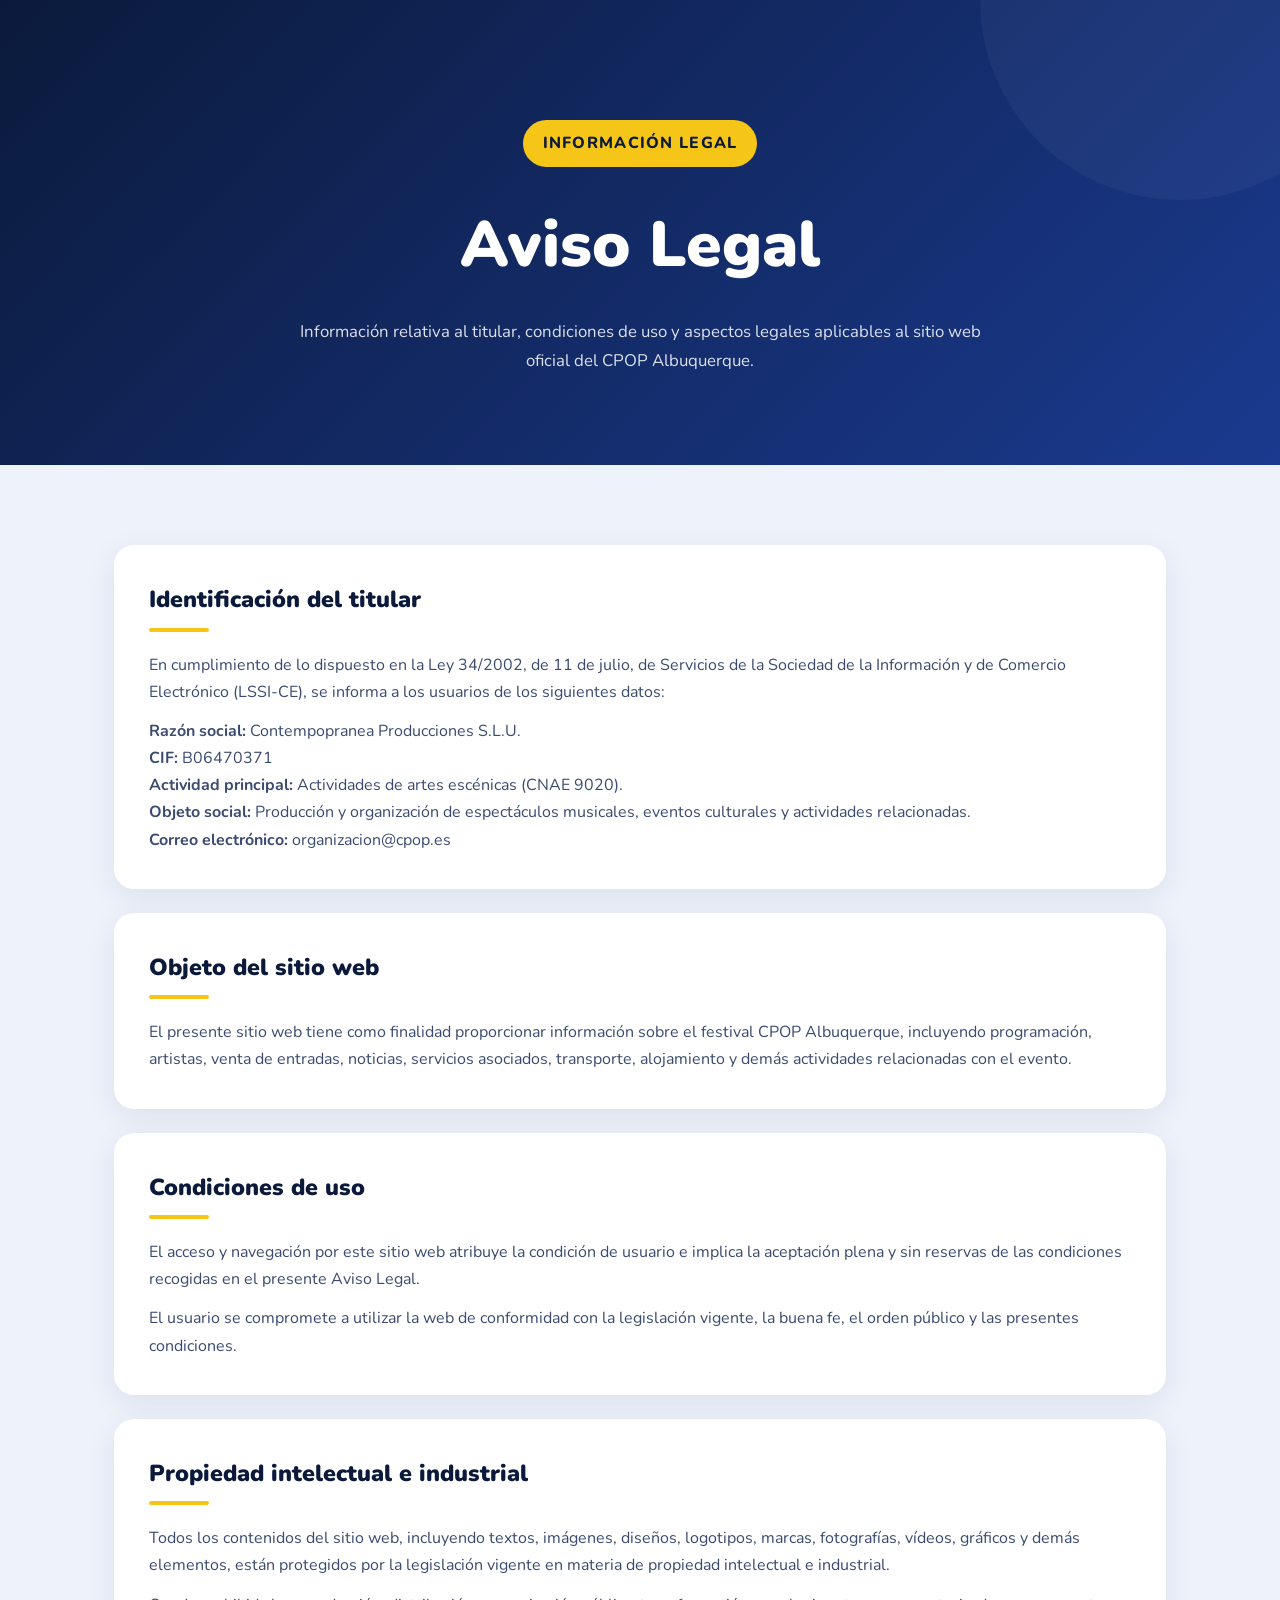
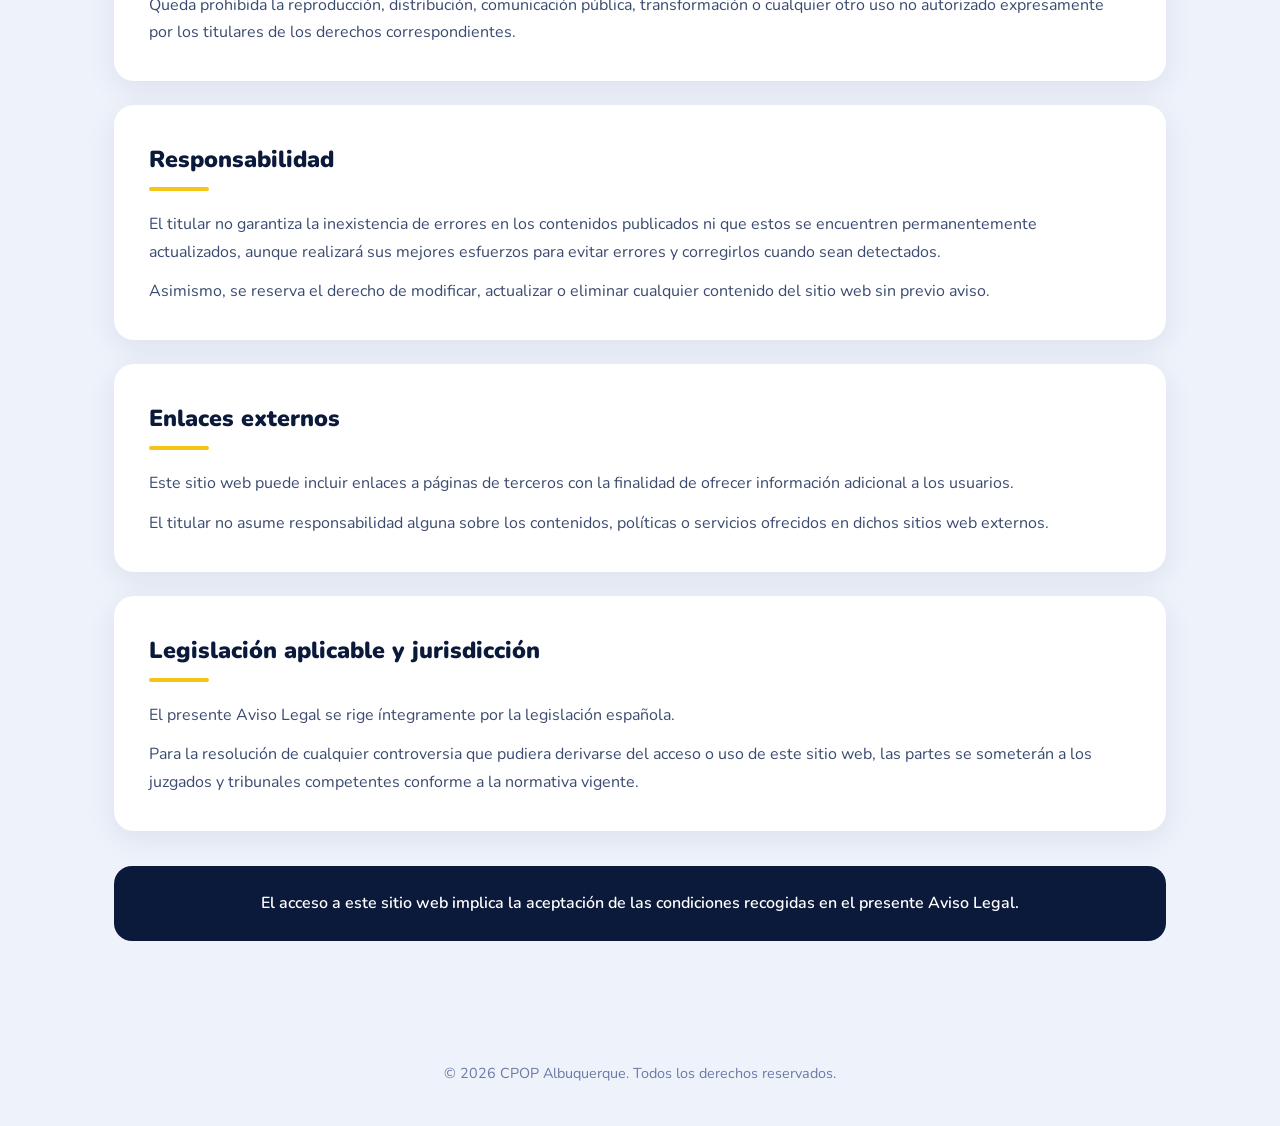
<file: aviso_legal.html>
<!DOCTYPE html>
<html lang="es">
<head>
<meta charset="UTF-8">
<meta name="viewport" content="width=device-width, initial-scale=1.0">
<title>Aviso Legal | CPOP Albuquerque</title>
  <link rel="icon" type="image/svg+xml" href="IMG/favicon.svg">

<link rel="preconnect" href="https://fonts.googleapis.com">
<link rel="preconnect" href="https://fonts.gstatic.com" crossorigin>
<link href="https://fonts.googleapis.com/css2?family=Nunito:wght@400;600;700;800;900&display=swap" rel="stylesheet">

<style>
:root{
    --navy:#0b1a3b;
    --blue:#1a3a8f;
    --yellow:#f5c518;
    --light:#eef2fb;
    --text:#3a4a70;
    --white:#ffffff;
}

*{
    margin:0;
    padding:0;
    box-sizing:border-box;
}

body{
    font-family:'Nunito',sans-serif;
    background:var(--light);
    color:var(--navy);
    line-height:1.7;
}

.container{
    width:100%;
    max-width:1100px;
    margin:auto;
    padding:0 24px;
}

/* HERO */

.legal-hero{
    background:linear-gradient(135deg,var(--navy),var(--blue));
    color:#fff;
    text-align:center;
    padding:120px 0 90px;
    position:relative;
    overflow:hidden;
}

.legal-hero::before{
    content:"";
    position:absolute;
    width:400px;
    height:400px;
    background:rgba(255,255,255,.04);
    border-radius:50%;
    top:-200px;
    right:-100px;
}

.legal-badge{
    display:inline-block;
    background:var(--yellow);
    color:var(--navy);
    font-weight:800;
    text-transform:uppercase;
    letter-spacing:.08em;
    padding:10px 20px;
    border-radius:999px;
    margin-bottom:24px;
}

.legal-hero h1{
    font-size:clamp(2.4rem,5vw,4.5rem);
    font-weight:900;
    margin-bottom:18px;
}

.legal-hero p{
    max-width:700px;
    margin:auto;
    color:rgba(255,255,255,.85);
    font-size:1.05rem;
}

/* CONTENT */

.legal-content{
    padding:80px 0;
}

.legal-card{
    background:var(--white);
    border-radius:20px;
    padding:35px;
    margin-bottom:24px;
    box-shadow:0 8px 30px rgba(11,26,59,.08);
}

.legal-card h2{
    font-size:1.45rem;
    font-weight:900;
    color:var(--navy);
    margin-bottom:20px;
    padding-bottom:12px;
    position:relative;
}

.legal-card h2::after{
    content:"";
    position:absolute;
    left:0;
    bottom:0;
    width:60px;
    height:4px;
    background:var(--yellow);
    border-radius:999px;
}

.legal-card p{
    color:var(--text);
    margin-bottom:12px;
}

.legal-card p:last-child{
    margin-bottom:0;
}

.legal-note{
    margin-top:35px;
    background:var(--navy);
    color:#fff;
    padding:24px 30px;
    border-radius:18px;
    text-align:center;
    font-weight:600;
}

.legal-footer{
    text-align:center;
    padding:40px 20px;
    color:#6b7aa3;
    font-size:.9rem;
}

@media(max-width:768px){

    .legal-hero{
        padding:100px 0 70px;
    }

    .legal-card{
        padding:25px;
    }

    .legal-card h2{
        font-size:1.25rem;
    }

}
</style>
</head>
<body>

<section class="legal-hero">
    <div class="container">
        <span class="legal-badge">Información legal</span>

        <h1>Aviso Legal</h1>

        <p>
            Información relativa al titular, condiciones de uso y aspectos legales
            aplicables al sitio web oficial del CPOP Albuquerque.
        </p>
    </div>
</section>

<section class="legal-content">
    <div class="container">

        <div class="legal-card">
            <h2>Identificación del titular</h2>

            <p>
                En cumplimiento de lo dispuesto en la Ley 34/2002, de 11 de julio,
                de Servicios de la Sociedad de la Información y de Comercio Electrónico
                (LSSI-CE), se informa a los usuarios de los siguientes datos:
            </p>

            <p>
                <strong>Razón social:</strong> Contempopranea Producciones S.L.U.<br>
                <strong>CIF:</strong> B06470371<br>
                <strong>Actividad principal:</strong> Actividades de artes escénicas (CNAE 9020).<br>
                <strong>Objeto social:</strong> Producción y organización de espectáculos musicales, eventos culturales y actividades relacionadas.<br>
                <strong>Correo electrónico:</strong> organizacion@cpop.es
            </p>
        </div>

        <div class="legal-card">
            <h2>Objeto del sitio web</h2>

            <p>
                El presente sitio web tiene como finalidad proporcionar información sobre
                el festival CPOP Albuquerque, incluyendo programación, artistas,
                venta de entradas, noticias, servicios asociados, transporte,
                alojamiento y demás actividades relacionadas con el evento.
            </p>
        </div>

        <div class="legal-card">
            <h2>Condiciones de uso</h2>

            <p>
                El acceso y navegación por este sitio web atribuye la condición de usuario
                e implica la aceptación plena y sin reservas de las condiciones recogidas
                en el presente Aviso Legal.
            </p>

            <p>
                El usuario se compromete a utilizar la web de conformidad con la legislación
                vigente, la buena fe, el orden público y las presentes condiciones.
            </p>
        </div>

        <div class="legal-card">
            <h2>Propiedad intelectual e industrial</h2>

            <p>
                Todos los contenidos del sitio web, incluyendo textos, imágenes,
                diseños, logotipos, marcas, fotografías, vídeos, gráficos y demás elementos,
                están protegidos por la legislación vigente en materia de propiedad intelectual
                e industrial.
            </p>

            <p>
                Queda prohibida la reproducción, distribución, comunicación pública,
                transformación o cualquier otro uso no autorizado expresamente por los
                titulares de los derechos correspondientes.
            </p>
        </div>

        <div class="legal-card">
            <h2>Responsabilidad</h2>

            <p>
                El titular no garantiza la inexistencia de errores en los contenidos
                publicados ni que estos se encuentren permanentemente actualizados,
                aunque realizará sus mejores esfuerzos para evitar errores y corregirlos
                cuando sean detectados.
            </p>

            <p>
                Asimismo, se reserva el derecho de modificar, actualizar o eliminar
                cualquier contenido del sitio web sin previo aviso.
            </p>
        </div>

        <div class="legal-card">
            <h2>Enlaces externos</h2>

            <p>
                Este sitio web puede incluir enlaces a páginas de terceros con la finalidad
                de ofrecer información adicional a los usuarios.
            </p>

            <p>
                El titular no asume responsabilidad alguna sobre los contenidos,
                políticas o servicios ofrecidos en dichos sitios web externos.
            </p>
        </div>

        <div class="legal-card">
            <h2>Legislación aplicable y jurisdicción</h2>

            <p>
                El presente Aviso Legal se rige íntegramente por la legislación española.
            </p>

            <p>
                Para la resolución de cualquier controversia que pudiera derivarse del acceso
                o uso de este sitio web, las partes se someterán a los juzgados y tribunales
                competentes conforme a la normativa vigente.
            </p>
        </div>

        <div class="legal-note">
            El acceso a este sitio web implica la aceptación de las condiciones recogidas en el presente Aviso Legal.
        </div>

    </div>
</section>

<footer class="legal-footer">
    © 2026 CPOP Albuquerque. Todos los derechos reservados.
</footer>

</body>
</html>
</file>
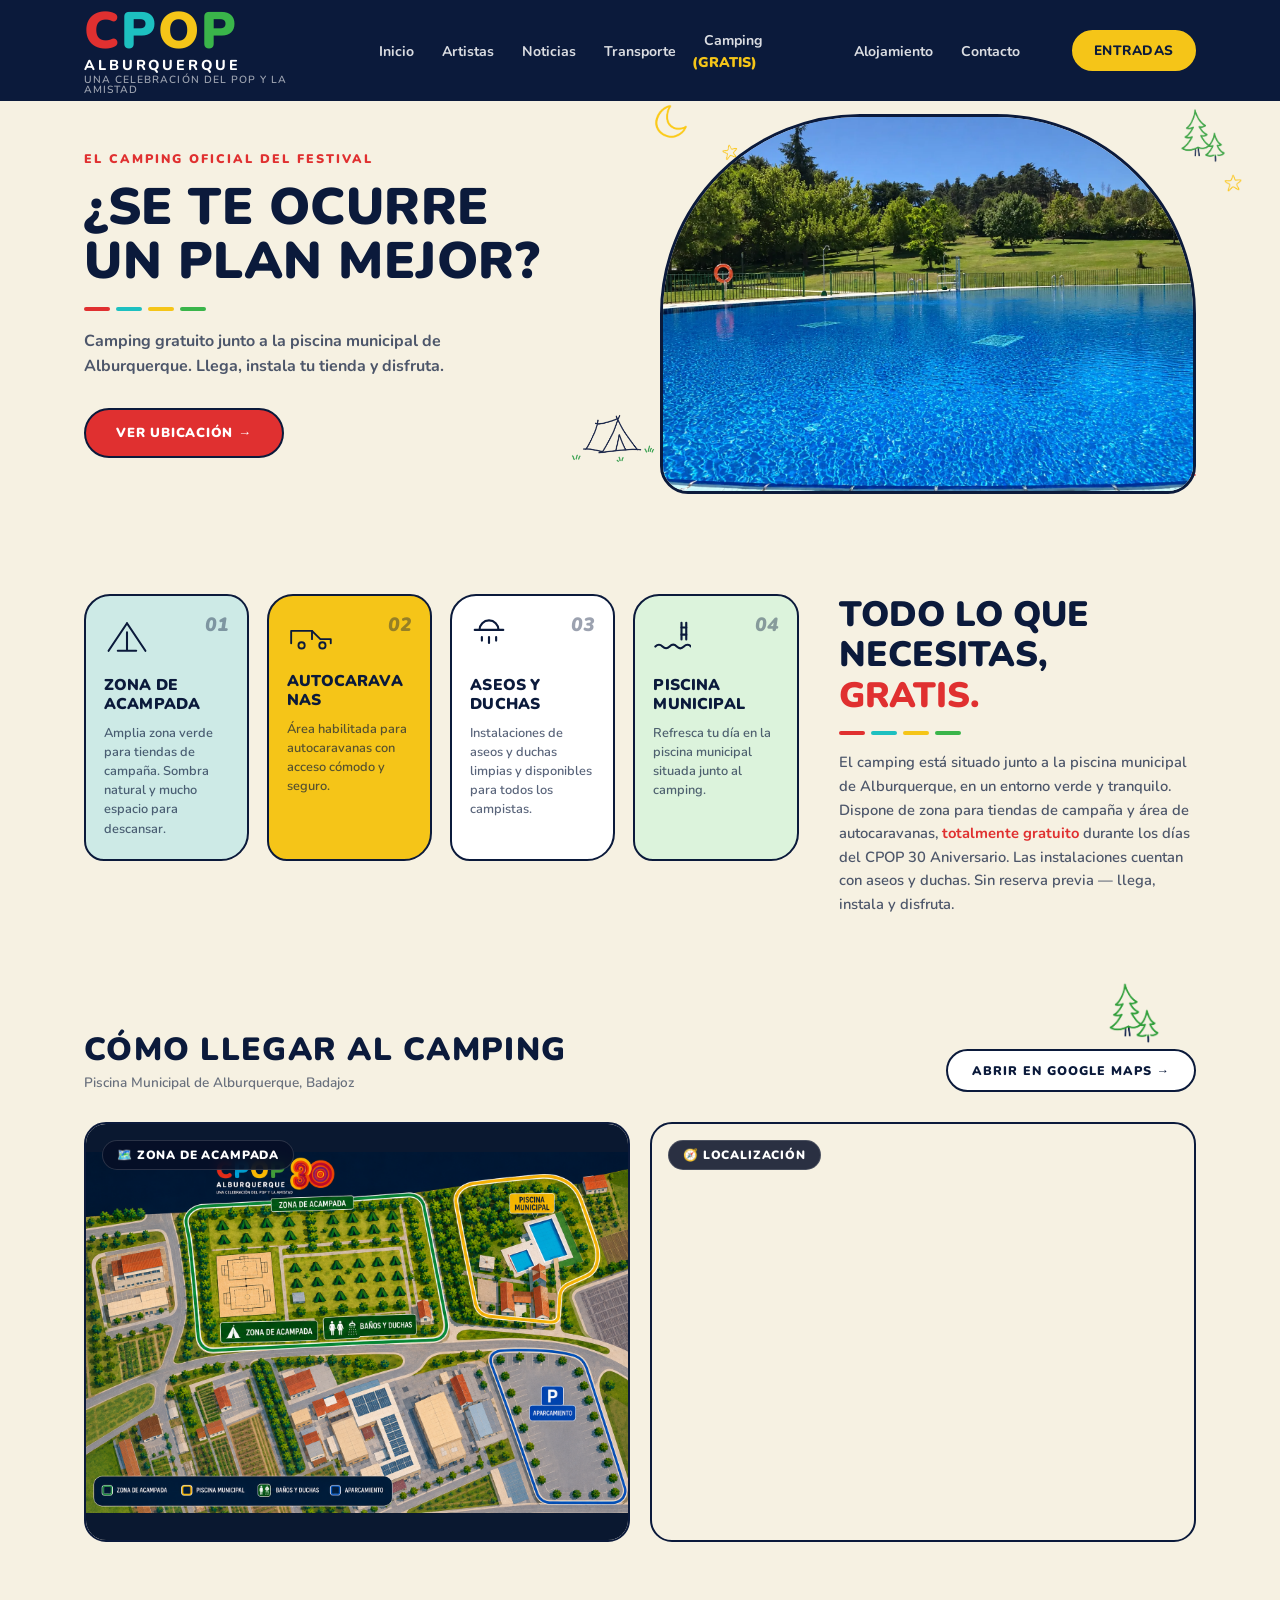
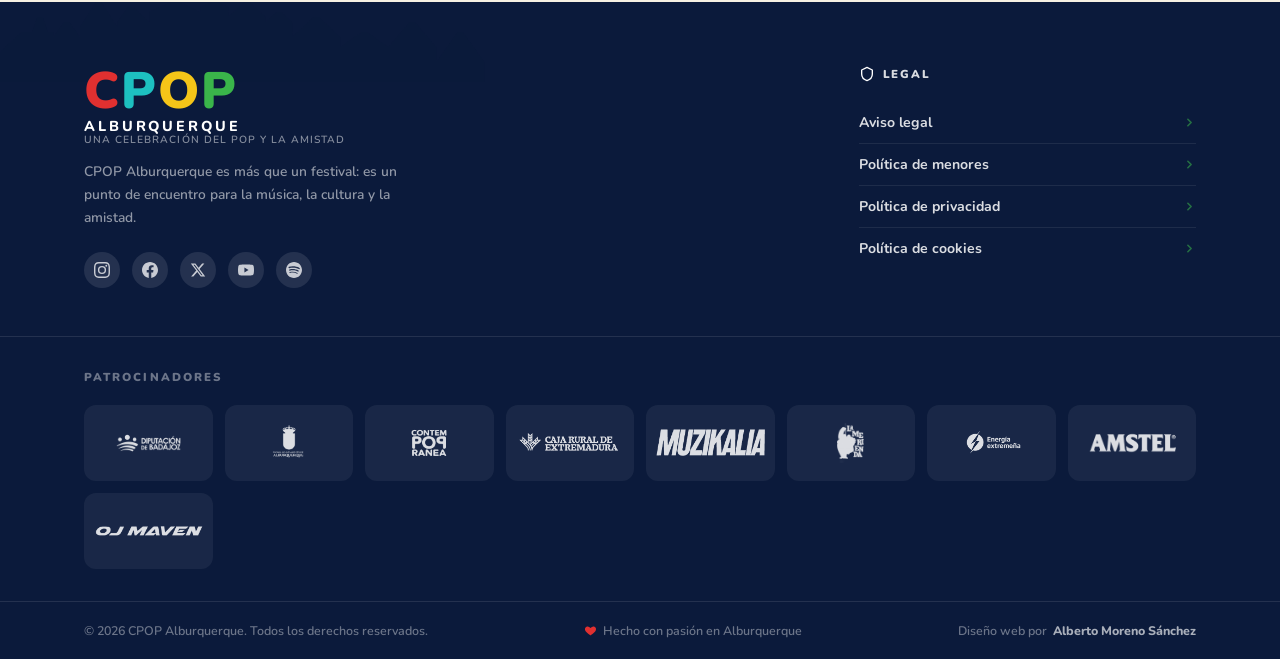
<file: camping.html>
<!DOCTYPE html>
<html lang="es">
<head>
  <meta charset="UTF-8" />
  <meta name="viewport" content="width=device-width, initial-scale=1.0" />
  <title>Camping – CPOP 30 Aniversario</title>
  <link rel="icon" type="image/svg+xml" href="IMG/favicon.svg">
  <link rel="preconnect" href="https://fonts.googleapis.com" />
  <link rel="preconnect" href="https://fonts.gstatic.com" crossorigin />
  <link href="https://fonts.googleapis.com/css2?family=Nunito:wght@400;600;700;800;900&display=swap" rel="stylesheet" />
  <link rel="stylesheet" href="styles.css" />

  <style>
    body {
      background: #f6f1e2;
      color: var(--navy);
      padding-top: 66px;
    }

    /* ── DASH DIVIDER (reutilizado) ── */
    .aloj-dash { display: flex; gap: 6px; }
    .aloj-dash span { width: 26px; height: 4px; border-radius: 2px; }
    .aloj-dash span:nth-child(1) { background: #e03030; }
    .aloj-dash span:nth-child(2) { background: #1dc0c0; }
    .aloj-dash span:nth-child(3) { background: #f5c518; }
    .aloj-dash span:nth-child(4) { background: #3ab54a; }

    /* ── HERO ── */
    .camp-hero {
      position: relative;
      max-width: var(--container);
      margin: 0 auto;
      padding: 48px 24px 40px;
      display: grid;
      grid-template-columns: 1fr 1fr;
      align-items: center;
      gap: 40px;
    }
    .camp-hero__label {
      font-size: .78rem;
      font-weight: 900;
      letter-spacing: .16em;
      text-transform: uppercase;
      color: #e03030;
      margin-bottom: 14px;
    }
    .camp-hero__title {
      font-size: clamp(2rem, 5vw, 3.2rem);
      font-weight: 900;
      color: var(--navy);
      text-transform: uppercase;
      letter-spacing: .01em;
      line-height: 1.05;
      margin-bottom: 18px;
    }
    .camp-hero__sub {
      font-size: 1rem;
      font-weight: 700;
      color: rgba(11,26,59,.72);
      line-height: 1.6;
      max-width: 440px;
      margin: 18px 0 28px;
    }
    .camp-hero__cta {
      display: inline-flex;
      align-items: center;
      gap: 8px;
      background: #e03030;
      color: #fff;
      border: 2px solid var(--navy);
      font-size: .82rem;
      font-weight: 900;
      letter-spacing: .06em;
      text-transform: uppercase;
      padding: 14px 30px;
      border-radius: 50px;
      text-decoration: none;
      transition: transform .2s, box-shadow .2s;
    }
    .camp-hero__cta:hover { transform: translateY(-2px); box-shadow: 4px 4px 0 rgba(11,26,59,.18); }
    .camp-hero__photo-wrap { position: relative; }
    .camp-hero__photo {
      position: relative;
      height: 380px;
      overflow: hidden;
      border: 3px solid var(--navy);
      border-radius: 200px 200px 28px 28px;
    }
    .camp-hero__slide {
      position: absolute;
      inset: 0;
      background-size: cover;
      background-position: center;
      opacity: 0;
      transition: opacity 1.2s ease;
    }
    .camp-hero__slide.is-active { opacity: 1; }
    .camp-doodle { position: absolute; pointer-events: none; opacity: .9; }
    .camp-doodle img { display: block; height: auto; }
    .camp-doodle--moon { top: -10px; left: -6px; }
    .camp-doodle--star1 { top: 30px; left: 62px; transform: rotate(-8deg); }
    .camp-doodle--tent { left: -90px; bottom: 30px; }
    .camp-doodle--trees { right: -30px; top: -6px; }
    .camp-doodle--star2 { right: -46px; top: 60px; }
    .camp-doodle--fire { right: -6px; bottom: 6px; }

    /* ── TODO LO QUE NECESITAS ── */
    .camp-feat {
      max-width: var(--container);
      margin: 0 auto;
      padding: 60px 24px 72px;
      display: grid;
      grid-template-columns: 2fr 1fr;
      gap: 40px;
      align-items: start;
    }
    .camp-feat__text-col { order: 2; }
    .camp-cards { order: 1; }
    .camp-feat__title {
      font-size: clamp(1.7rem, 3vw, 2.2rem);
      font-weight: 900;
      text-transform: uppercase;
      line-height: 1.15;
      margin-bottom: 16px;
    }
    .camp-feat__title span { display: block; }
    .camp-feat__title .l1 { color: var(--navy); }
    .camp-feat__title .l2 { color: #e03030; }
    .camp-feat .aloj-dash { margin-bottom: 16px; }
    .camp-feat__text {
      font-size: .92rem;
      font-weight: 600;
      color: rgba(11,26,59,.72);
      line-height: 1.6;
    }
    .camp-feat__text strong { color: #e03030; }
    .camp-cards {
      display: grid;
      grid-template-columns: repeat(4, minmax(0, 1fr));
      min-width: 0;
      gap: 18px;
    }
    .camp-card {
      position: relative;
      border: 2.5px solid var(--navy);
      border-radius: 26px 22px 28px 20px;
      padding: 22px 18px 20px;
      display: flex;
      flex-direction: column;
      gap: 10px;
      transition: transform .2s, box-shadow .2s, opacity .5s ease;
    }
    .camp-card:hover { transform: translateY(-3px); box-shadow: 5px 5px 0 rgba(11,26,59,.12); }
    .camp-card--1 { background: #cdeae6; }
    .camp-card--2 { background: var(--yellow); }
    .camp-card--3 { background: #fff; }
    .camp-card--4 { background: #dcf3dc; }
    .camp-card__num {
      position: absolute;
      top: 16px;
      right: 18px;
      font-size: 1.2rem;
      font-weight: 900;
      font-style: italic;
      color: var(--navy);
      opacity: .4;
    }
    .camp-card__icon { margin-bottom: 4px; }
    .camp-card__title {
      font-size: .98rem;
      font-weight: 900;
      color: var(--navy);
      text-transform: uppercase;
      letter-spacing: .01em;
      line-height: 1.2;
      overflow-wrap: break-word;
      hyphens: auto;
    }
    .camp-card__text {
      font-size: .8rem;
      font-weight: 600;
      color: rgba(11,26,59,.68);
      line-height: 1.5;
    }

    /* ── MAPA STRIP ── */
    .camping-map {
      background: #f6f1e2;
      padding-bottom: 0;
    }
    .camping-map__header {
      position: relative;
      max-width: var(--container);
      margin: 0 auto;
      padding: 44px 24px 30px;
      display: flex;
      align-items: flex-end;
      justify-content: space-between;
      gap: 20px;
    }
    .camping-map__doodle { position: absolute; top: -6px; right: 60px; pointer-events: none; }
    .camping-map__doodle img { display: block; height: auto; }
    .camping-map__header-title {
      font-size: clamp(1.4rem, 3vw, 2rem);
      font-weight: 900;
      color: var(--navy);
      text-transform: uppercase;
      letter-spacing: .04em;
      line-height: 1.1;
      margin-bottom: 6px;
    }
    .camping-map__header-sub {
      font-size: .85rem;
      font-weight: 600;
      color: rgba(11,26,59,.6);
    }
    .camping-map__header-btn {
      display: inline-flex;
      align-items: center;
      gap: 8px;
      background: #fff;
      color: var(--navy);
      border: 2px solid var(--navy);
      font-size: .78rem;
      font-weight: 900;
      letter-spacing: .08em;
      text-transform: uppercase;
      padding: 11px 24px;
      border-radius: 50px;
      white-space: nowrap;
      flex-shrink: 0;
      transition: background .2s, color .2s;
    }
    .camping-map__header-btn:hover { background: var(--navy); color: #fff; }
    .camping-map__grid {
      max-width: var(--container);
      margin: 0 auto;
      padding: 0 24px;
      display: grid;
      grid-template-columns: 1fr 1fr;
      height: 420px;
      gap: 20px;
    }
    .camping-map__panel {
      position: relative;
      overflow: hidden;
      border: 2.5px solid var(--navy);
      border-radius: 22px;
    }
    .camping-map__panel-label {
      position: absolute;
      top: 16px;
      left: 16px;
      z-index: 2;
      display: inline-flex;
      align-items: center;
      gap: 7px;
      background: rgba(6,15,38,.85);
      backdrop-filter: blur(6px);
      border: 1px solid rgba(255,255,255,.15);
      color: #fff;
      font-size: .75rem;
      font-weight: 900;
      letter-spacing: .07em;
      text-transform: uppercase;
      padding: 6px 14px;
      border-radius: 50px;
    }
    .camping-map__zone-wrap {
      position: relative;
      width: 100%;
      height: 100%;
      cursor: zoom-in;
    }
    .camping-map__zone-wrap:hover .camping-map__zoom-hint { opacity: 1; }
    .camping-map__zoom-hint {
      position: absolute;
      inset: 0;
      display: flex;
      align-items: center;
      justify-content: center;
      background: rgba(6,15,38,.45);
      opacity: 0;
      transition: opacity .25s;
      z-index: 3;
      pointer-events: none;
    }
    .camping-map__zoom-hint span {
      display: inline-flex;
      align-items: center;
      gap: 8px;
      background: rgba(6,15,38,.85);
      backdrop-filter: blur(8px);
      border: 1px solid rgba(255,255,255,.2);
      color: #fff;
      font-size: .82rem;
      font-weight: 900;
      letter-spacing: .07em;
      text-transform: uppercase;
      padding: 10px 22px;
      border-radius: 50px;
    }
    .camping-map__zigzag {
      height: 20px;
      margin-top: 40px;
      background-image:
        linear-gradient(135deg, #f6f1e2 25%, transparent 25.5%),
        linear-gradient(225deg, #f6f1e2 25%, transparent 25.5%);
      background-position: 0 0;
      background-size: 26px 26px;
      background-repeat: repeat-x;
    }
    .camping-map__zone-img {
      width: 100%;
      height: 100%;
      object-fit: contain;
      object-position: center;
      display: block;
      background: #0a1830;
    }
    /* ── LIGHTBOX ── */
    .lb-overlay {
      position: fixed;
      inset: 0;
      z-index: 9999;
      background: rgba(0,0,0,.92);
      display: flex;
      align-items: center;
      justify-content: center;
      padding: 20px;
      opacity: 0;
      pointer-events: none;
      transition: opacity .3s;
    }
    .lb-overlay.active { opacity: 1; pointer-events: all; }
    .lb-overlay img {
      max-width: 100%;
      max-height: 90vh;
      object-fit: contain;
      border-radius: 6px;
      box-shadow: 0 8px 60px rgba(0,0,0,.7);
      transform: scale(.95);
      transition: transform .3s;
    }
    .lb-overlay.active img { transform: scale(1); }
    .lb-close {
      position: absolute;
      top: 18px;
      right: 22px;
      background: rgba(255,255,255,.1);
      border: 1px solid rgba(255,255,255,.2);
      color: #fff;
      font-size: 1.4rem;
      line-height: 1;
      width: 44px;
      height: 44px;
      border-radius: 50%;
      cursor: pointer;
      display: flex;
      align-items: center;
      justify-content: center;
      transition: background .2s;
    }
    .lb-close:hover { background: rgba(255,255,255,.25); }
    .camping-map__iframe {
      width: 100%;
      height: 100%;
      display: block;
      border: none;
    }

    /* ── RESPONSIVE ── */
    @media (max-width: 900px) {
      .camp-doodle { display: none; }
      .camping-map__doodle { display: none; }
      .camp-hero { grid-template-columns: 1fr; gap: 24px; padding: 32px 20px; text-align: center; }
      .camp-hero__text { display: flex; flex-direction: column; align-items: center; }
      .camp-hero .aloj-dash { justify-content: center; }
      .camp-hero__photo { height: 260px; border-radius: 120px 120px 24px 24px; }
      .camp-hero__sub { max-width: 420px; }
      .camp-feat { grid-template-columns: 1fr; padding: 40px 20px 48px; gap: 28px; text-align: center; }
      .camp-feat .aloj-dash { justify-content: center; }
      .camp-cards { grid-template-columns: repeat(2, minmax(0, 1fr)); }
    }
    @media (max-width: 700px) {
      .topbar__title { display: none; }
      .camping-map__header { flex-direction: column; align-items: center; text-align: center; padding: 28px 20px 24px; gap: 16px; }
      .camping-map__header-btn { align-self: center; }
      .camping-map__grid { grid-template-columns: 1fr; height: auto; padding: 0 20px; gap: 16px; }
      .camping-map__zone-img { height: 260px; }
      .camping-map__iframe { height: 240px; }
      .camp-cards { grid-template-columns: 1fr; }
    }
  </style>
</head>
<body>

  <!-- Barra de navegación -->
  <header class="header" id="header">
    <div class="header__inner container">
      <a href="index.html" class="header__logo" aria-label="CPOP Albuquerque – Inicio">
        <div class="logo-block">
          <span class="logo-cpop">
            <span class="lc lc--c">C</span><span class="lc lc--p1">P</span><span class="lc lc--o">O</span><span class="lc lc--p2">P</span>
          </span>
          <span class="logo-sub">ALBURQUERQUE</span>
          <span class="logo-tagline">UNA CELEBRACIÓN DEL POP Y LA AMISTAD</span>
        </div>
      </a>
      <button class="nav-toggle" id="navToggle" aria-label="Abrir menú" aria-expanded="false">
        <span></span><span></span><span></span>
      </button>
      <nav class="nav" id="mainNav" aria-label="Navegación principal">
        <ul class="nav__list">
          <li><a href="index.html#inicio" class="nav__link">Inicio</a></li>
          <li><a href="index.html#artistas" class="nav__link">Artistas</a></li>
          <li><a href="index.html#noticias" class="nav__link">Noticias</a></li>
          <li><a href="transporte.html" class="nav__link">Transporte</a></li>
          <li><a href="camping.html#camping" class="nav__link active">Camping <span class="nav__badge--gratis">(GRATIS)</span></a></li>
          <li><a href="alojamiento.html" class="nav__link">Alojamiento</a></li>
          <li><a href="index.html#contacto" class="nav__link">Contacto</a></li>
        </ul>
      </nav>
      <a href="https://www.ingresse.com/cpop-alburquerque/?fbclid=IwdGRjcASCII5leHRuA2FlbQIxMQBzcnRjBmFwcF9pZAo2NjI4NTY4Mzc5AAEee5uqFv4fO0525LSwj2ie0vXU6-nmaHX3tvUfMMzoU2Lqj_KQda3P3f-u3kg_aem_mg-QYjBcH6FSSytffSt7Vg&utm_id=97758_v0_s00_e0_tv2_a1dennhb5nbjy0" target="_blank" rel="noopener" class="btn btn--yellow btn--sm header__cta">Entradas</a>
    </div>
  </header>

  <!-- Hero -->
  <section class="camp-hero">
    <div class="camp-hero__text">
      <p class="camp-hero__label">El camping oficial del festival</p>
      <h1 class="camp-hero__title">¿Se te ocurre<br>un plan mejor?</h1>
      <div class="aloj-dash" aria-hidden="true"><span></span><span></span><span></span><span></span></div>
      <p class="camp-hero__sub">Camping gratuito junto a la piscina municipal de Alburquerque. Llega, instala tu tienda y disfruta.</p>
      <a href="#ubicacion" class="camp-hero__cta">Ver ubicación →</a>
    </div>
    <div class="camp-hero__photo-wrap">
      <span class="camp-doodle camp-doodle--moon" aria-hidden="true">
        <img src="IMG/cpop-luna.webp" alt="" width="34" height="34" />
      </span>
      <span class="camp-doodle camp-doodle--star1" aria-hidden="true">
        <img src="IMG/cpop-estrella.webp" alt="" width="16" height="16" />
      </span>
      <span class="camp-doodle camp-doodle--tent" aria-hidden="true">
        <img src="IMG/cpop-tienda-camping.webp" alt="" width="86" />
      </span>
      <span class="camp-doodle camp-doodle--trees" aria-hidden="true">
        <img src="IMG/cpop-arboles.webp" alt="" width="46" />
      </span>
      <span class="camp-doodle camp-doodle--star2" aria-hidden="true">
        <img src="IMG/cpop-estrella.webp" alt="" width="18" height="18" />
      </span>
      <span class="camp-doodle camp-doodle--fire" aria-hidden="true">
        <svg viewBox="0 0 32 32" width="38" height="38" fill="none" stroke="#e03030" stroke-width="1.6" stroke-linecap="round" stroke-linejoin="round"><path d="M16 6c3 4 1 6 3 9 2-1 3-4 2-6 3 3 4 8 1 12-3 3-9 3-11-1-1-2 0-4 1-6 1 2 2 2 2 0-1-2-1-3 2-8z"/><line x1="6" y1="26" x2="26" y2="26"/></svg>
      </span>
      <div class="camp-hero__photo" id="campHeroPhoto">
        <div class="camp-hero__slide is-active" style="background-image:url('IMG/piscina_1.webp')"></div>
        <div class="camp-hero__slide" style="background-image:url('IMG/piscina_2.webp')"></div>
        <div class="camp-hero__slide" style="background-image:url('IMG/piscina_3.webp')"></div>
        <div class="camp-hero__slide" style="background-image:url('IMG/piscina_4.webp')"></div>
        <div class="camp-hero__slide" style="background-image:url('IMG/piscina_5.webp')"></div>
      </div>
    </div>
  </section>

  <!-- Todo lo que necesitas -->
  <section class="camp-feat">
    <div class="camp-feat__text-col">
      <h2 class="camp-feat__title"><span class="l1">Todo lo que necesitas,</span><span class="l2">gratis.</span></h2>
      <div class="aloj-dash" aria-hidden="true"><span></span><span></span><span></span><span></span></div>
      <p class="camp-feat__text">El camping está situado junto a la piscina municipal de Alburquerque, en un entorno verde y tranquilo. Dispone de zona para tiendas de campaña y área de autocaravanas, <strong>totalmente gratuito</strong> durante los días del CPOP 30 Aniversario. Las instalaciones cuentan con aseos y duchas. Sin reserva previa — llega, instala y disfruta.</p>
    </div>
    <div class="camp-cards">
      <div class="camp-card camp-card--1">
        <span class="camp-card__num">01</span>
        <span class="camp-card__icon"><svg viewBox="0 0 40 32" width="46" height="38" fill="none" stroke="#0b1a3b" stroke-width="1.8" stroke-linecap="round" stroke-linejoin="round"><path d="M20 4 L4 28 M20 4 L36 28 M12 28 H28 M20 12 V28"/></svg></span>
        <h3 class="camp-card__title">Zona de Acampada</h3>
        <p class="camp-card__text">Amplia zona verde para tiendas de campaña. Sombra natural y mucho espacio para descansar.</p>
      </div>
      <div class="camp-card camp-card--2">
        <span class="camp-card__num">02</span>
        <span class="camp-card__icon"><svg viewBox="0 0 48 32" width="50" height="34" fill="none" stroke="#0b1a3b" stroke-width="1.8" stroke-linejoin="round" stroke-linecap="round"><path d="M4 24V12h20l8 8h10v4"/><circle cx="14" cy="26" r="3"/><circle cx="34" cy="26" r="3"/><line x1="24" y1="12" x2="24" y2="20"/></svg></span>
        <h3 class="camp-card__title">Autocaravanas</h3>
        <p class="camp-card__text">Área habilitada para autocaravanas con acceso cómodo y seguro.</p>
      </div>
      <div class="camp-card camp-card--3">
        <span class="camp-card__num">03</span>
        <span class="camp-card__icon"><svg viewBox="0 0 32 32" width="38" height="38" fill="none" stroke="#0b1a3b" stroke-width="1.8" stroke-linecap="round"><path d="M8 10a8 8 0 0 1 16 0"/><line x1="4" y1="10" x2="28" y2="10"/><line x1="10" y1="16" x2="10" y2="19"/><line x1="16" y1="16" x2="16" y2="21"/><line x1="22" y1="16" x2="22" y2="19"/></svg></span>
        <h3 class="camp-card__title">Aseos y Duchas</h3>
        <p class="camp-card__text">Instalaciones de aseos y duchas limpias y disponibles para todos los campistas.</p>
      </div>
      <div class="camp-card camp-card--4">
        <span class="camp-card__num">04</span>
        <span class="camp-card__icon"><svg viewBox="0 0 32 32" width="38" height="38" fill="none" stroke="#0b1a3b" stroke-width="1.8" stroke-linecap="round"><path d="M2 24q3-3 6 0t6 0 6 0 6 0 6 0"/><line x1="24" y1="4" x2="24" y2="18"/><line x1="28" y1="4" x2="28" y2="18"/><line x1="24" y1="8" x2="28" y2="8"/><line x1="24" y1="14" x2="28" y2="14"/></svg></span>
        <h3 class="camp-card__title">Piscina Municipal</h3>
        <p class="camp-card__text">Refresca tu día en la piscina municipal situada junto al camping.</p>
      </div>
    </div>
  </section>

  <section class="camping-map" id="ubicacion">
    <div class="camping-map__header">
      <span class="camping-map__doodle" aria-hidden="true">
        <img src="IMG/cpop-arboles.webp" alt="" width="52" />
      </span>
      <div>
        <h2 class="camping-map__header-title">Cómo llegar al camping</h2>
        <p class="camping-map__header-sub">Piscina Municipal de Alburquerque, Badajoz</p>
      </div>
      <a href="https://maps.google.com/maps?q=Piscina+Municipal+Alburquerque+Badajoz" target="_blank" rel="noopener" class="camping-map__header-btn">Abrir en Google Maps →</a>
    </div>
    <div class="camping-map__grid">
      <div class="camping-map__panel camping-map__panel--zone">
        <div class="camping-map__panel-label">🗺️ Zona de Acampada</div>
        <div class="camping-map__zone-wrap" id="zoneImgWrap">
          <div class="camping-map__zoom-hint"><span>🔍 Ampliar imagen</span></div>
          <img src="IMG/Zona_Acampada.png" class="camping-map__zone-img" alt="Mapa zona de acampada" loading="lazy" />
        </div>
      </div>
      <div class="camping-map__panel camping-map__panel--gmaps">
        <div class="camping-map__panel-label">🧭 Localización</div>
        <iframe
          class="camping-map__iframe"
          src="https://maps.google.com/maps?q=Piscina+Municipal+Alburquerque+Badajoz&t=&z=15&ie=UTF8&iwloc=&output=embed"
          allowfullscreen
          loading="lazy"
          referrerpolicy="no-referrer-when-downgrade"
          title="Ubicación Piscina Municipal Alburquerque">
        </iframe>
      </div>
    </div>
    <div class="camping-map__zigzag" aria-hidden="true"></div>
  </section>

  <!-- Lightbox -->
  <div class="lb-overlay" id="lbOverlay" role="dialog" aria-modal="true" aria-label="Imagen ampliada: Zona de Acampada">
    <button class="lb-close" id="lbClose" aria-label="Cerrar">&#215;</button>
    <img src="IMG/Zona_Acampada.png" alt="Mapa zona de acampada ampliado" />
  </div>

<script>
  // Lightbox
  (function () {
    var wrap   = document.getElementById('zoneImgWrap');
    var overlay = document.getElementById('lbOverlay');
    var close   = document.getElementById('lbClose');
    function open()  { overlay.classList.add('active');    document.body.style.overflow = 'hidden'; }
    function shut()  { overlay.classList.remove('active'); document.body.style.overflow = ''; }
    wrap.addEventListener('click', open);
    close.addEventListener('click', shut);
    overlay.addEventListener('click', function(e) { if (e.target === overlay) shut(); });
    document.addEventListener('keydown', function(e) { if (e.key === 'Escape') shut(); });
  })();

  // Slideshow foto hero
  (function () {
    var slides = document.querySelectorAll('#campHeroPhoto .camp-hero__slide');
    if (!slides.length) return;
    var current = 0;
    setInterval(function () {
      slides[current].classList.remove('is-active');
      current = (current + 1) % slides.length;
      slides[current].classList.add('is-active');
    }, 4000);
  })();
</script>

  <!-- ============================================================
       FOOTER
  ============================================================ -->
  <footer class="footer" id="contacto">

    <div class="footer__skyline" aria-hidden="true"></div>

    <div class="footer__inner container">

      <div class="footer__brand">
        <div class="logo-block logo-block--white">
          <span class="logo-cpop">
            <span class="lc lc--c">C</span><span class="lc lc--p1">P</span><span class="lc lc--o">O</span><span class="lc lc--p2">P</span>
          </span>
          <span class="logo-sub">ALBURQUERQUE</span>
          <span class="logo-tagline">UNA CELEBRACIÓN DEL POP Y LA AMISTAD</span>
        </div>
        <p class="footer__desc">CPOP Alburquerque es más que un festival: es un punto de encuentro para la música, la cultura y la amistad.</p>
        <nav class="social-nav" aria-label="Redes sociales">
          <a href="#" class="social-link" aria-label="Instagram">
            <svg viewBox="0 0 24 24" fill="currentColor"><path d="M12 2.163c3.204 0 3.584.012 4.85.07 3.252.148 4.771 1.691 4.919 4.919.058 1.265.069 1.645.069 4.849 0 3.205-.012 3.584-.069 4.849-.149 3.225-1.664 4.771-4.919 4.919-1.266.058-1.644.07-4.85.07-3.204 0-3.584-.012-4.849-.07-3.26-.149-4.771-1.699-4.919-4.92-.058-1.265-.07-1.644-.07-4.849 0-3.204.013-3.583.07-4.849.149-3.227 1.664-4.771 4.919-4.919 1.266-.057 1.645-.069 4.849-.069zM12 0C8.741 0 8.333.014 7.053.072 2.695.272.273 2.69.073 7.052.014 8.333 0 8.741 0 12c0 3.259.014 3.668.072 4.948.2 4.358 2.618 6.78 6.98 6.98C8.333 23.986 8.741 24 12 24c3.259 0 3.668-.014 4.948-.072 4.354-.2 6.782-2.618 6.979-6.98.059-1.28.073-1.689.073-4.948 0-3.259-.014-3.667-.072-4.947-.196-4.354-2.617-6.78-6.979-6.98C15.668.014 15.259 0 12 0zm0 5.838a6.162 6.162 0 1 0 0 12.324 6.162 6.162 0 0 0 0-12.324zM12 16a4 4 0 1 1 0-8 4 4 0 0 1 0 8zm6.406-11.845a1.44 1.44 0 1 0 0 2.881 1.44 1.44 0 0 0 0-2.881z"/></svg>
          </a>
          <a href="#" class="social-link" aria-label="Facebook">
            <svg viewBox="0 0 24 24" fill="currentColor"><path d="M24 12.073C24 5.405 18.627 0 12 0S0 5.405 0 12.073C0 18.1 4.388 23.094 10.125 24v-8.437H7.078v-3.49h3.047V9.41c0-3.025 1.792-4.697 4.533-4.697 1.312 0 2.686.235 2.686.235v2.97h-1.513c-1.491 0-1.956.93-1.956 1.887v2.268h3.328l-.532 3.49h-2.796V24C19.612 23.094 24 18.1 24 12.073z"/></svg>
          </a>
          <a href="#" class="social-link" aria-label="Twitter / X">
            <svg viewBox="0 0 24 24" fill="currentColor"><path d="M18.244 2.25h3.308l-7.227 8.26 8.502 11.24H16.17l-5.214-6.817L4.99 21.75H1.68l7.73-8.835L1.254 2.25H8.08l4.713 6.231zm-1.161 17.52h1.833L7.084 4.126H5.117z"/></svg>
          </a>
          <a href="#" class="social-link" aria-label="YouTube">
            <svg viewBox="0 0 24 24" fill="currentColor"><path d="M23.495 6.205a3.007 3.007 0 0 0-2.088-2.088c-1.87-.501-9.396-.501-9.396-.501s-7.507-.01-9.396.501A3.007 3.007 0 0 0 .527 6.205a31.247 31.247 0 0 0-.522 5.805 31.247 31.247 0 0 0 .522 5.783 3.007 3.007 0 0 0 2.088 2.088c1.868.502 9.396.502 9.396.502s7.506 0 9.396-.502a3.007 3.007 0 0 0 2.088-2.088 31.247 31.247 0 0 0 .5-5.783 31.247 31.247 0 0 0-.5-5.805zM9.609 15.601V8.408l6.264 3.602z"/></svg>
          </a>
          <a href="#" class="social-link" aria-label="Spotify">
            <svg viewBox="0 0 24 24" fill="currentColor"><path d="M12 0C5.4 0 0 5.4 0 12s5.4 12 12 12 12-5.4 12-12S18.66 0 12 0zm5.521 17.34c-.24.359-.66.48-1.021.24-2.82-1.74-6.36-2.101-10.561-1.141-.418.122-.779-.179-.899-.539-.12-.421.18-.78.54-.9 4.56-1.021 8.52-.6 11.64 1.32.42.18.479.659.301 1.02zm1.44-3.3c-.301.42-.841.6-1.262.3-3.239-1.98-8.159-2.58-11.939-1.38-.479.12-1.02-.12-1.14-.6-.12-.48.12-1.021.6-1.141C9.6 9.9 15 10.561 18.72 12.84c.361.181.54.78.241 1.2zm.12-3.36C15.24 8.4 8.82 8.16 5.16 9.301c-.6.179-1.2-.181-1.38-.721-.18-.601.18-1.2.72-1.381 4.26-1.26 11.28-1.02 15.721 1.621.539.3.719 1.02.419 1.56-.299.421-1.02.599-1.559.3z"/></svg>
          </a>
        </nav>
      </div>

      <!-- Columna Legal -->
      <div class="footer__col footer__col--legal">
        <h4 class="footer__col-title">
          <svg viewBox="0 0 24 24" fill="none" stroke="currentColor" stroke-width="2" stroke-linecap="round" stroke-linejoin="round"><path d="M12 2l8 4v6c0 5-3.5 8.5-8 10-4.5-1.5-8-5-8-10V6l8-4z"/></svg>
          LEGAL
        </h4>
        <ul class="footer__links">
          <li><a href="aviso_legal.html">Aviso legal <svg viewBox="0 0 24 24" fill="none" stroke="currentColor" stroke-width="3" stroke-linecap="round" stroke-linejoin="round"><polyline points="9 6 15 12 9 18"/></svg></a></li>
          <li><a href="menores.html">Política de menores <svg viewBox="0 0 24 24" fill="none" stroke="currentColor" stroke-width="3" stroke-linecap="round" stroke-linejoin="round"><polyline points="9 6 15 12 9 18"/></svg></a></li>
          <li><a href="privacidad.html">Política de privacidad <svg viewBox="0 0 24 24" fill="none" stroke="currentColor" stroke-width="3" stroke-linecap="round" stroke-linejoin="round"><polyline points="9 6 15 12 9 18"/></svg></a></li>
          <li><a href="cookies.html">Política de cookies <svg viewBox="0 0 24 24" fill="none" stroke="currentColor" stroke-width="3" stroke-linecap="round" stroke-linejoin="round"><polyline points="9 6 15 12 9 18"/></svg></a></li>
        </ul>
      </div>

    </div>

    <div class="footer__sponsors">
      <div class="footer__sponsors-inner container">
        <p class="footer__sponsors-label">PATROCINADORES</p>
        <div class="sponsors">
          <a href="#" class="sponsor"><img src="IMG/logo_diputacion.webp"   alt="Diputación de Badajoz" /></a>
          <a href="#" class="sponsor"><img src="IMG/logo_ayuntamiento.webp" alt="Ayuntamiento de Albuquerque" /></a>
          <a href="#" class="sponsor"><img src="IMG/contempopranea.webp"    alt="Contempopranea" /></a>
          <a href="#" class="sponsor"><img src="IMG/caja_rural.webp"        alt="Caja Rural de Extremadura" /></a>
          <a href="#" class="sponsor sponsor--sm"><img src="IMG/logo_muzikalia.webp" alt="Muzikalia" /></a>
          <a href="#" class="sponsor"><img src="IMG/logo_lamerienda.webp"   alt="La Merienda" /></a>
          <a href="#" class="sponsor"><img src="IMG/energia_extremeña.webp" alt="Energía Extremeña" /></a>
          <a href="#" class="sponsor"><img src="IMG/amstel.webp"            alt="Amstel" /></a>
          <a href="#" class="sponsor"><img src="IMG/oj_maven.webp"          alt="OJ Maven" /></a>
        </div>
      </div>
    </div>

    <div class="footer__bottom">
      <div class="footer__bottom-inner container">
        <p>© 2026 CPOP Alburquerque. Todos los derechos reservados.</p>
        <p class="footer__bottom-heart"><svg viewBox="0 0 24 24" fill="currentColor"><path d="M12 21s-6.7-4.35-9.3-8.1C1 10.1 1.6 6.6 4.6 5.1 7 3.9 9.6 4.8 12 7.3 14.4 4.8 17 3.9 19.4 5.1c3 1.5 3.6 5 1.9 7.8C18.7 16.65 12 21 12 21z"/></svg> Hecho con pasión en Alburquerque</p>
        <p>Diseño web por <a href="https://www.linkedin.com/feed/" target="_blank" rel="noopener" class="footer__credit">Alberto Moreno Sánchez</a></p>
      </div>
    </div>

  </footer>

  <script src="script.js"></script>
</body>
</html>
</file>
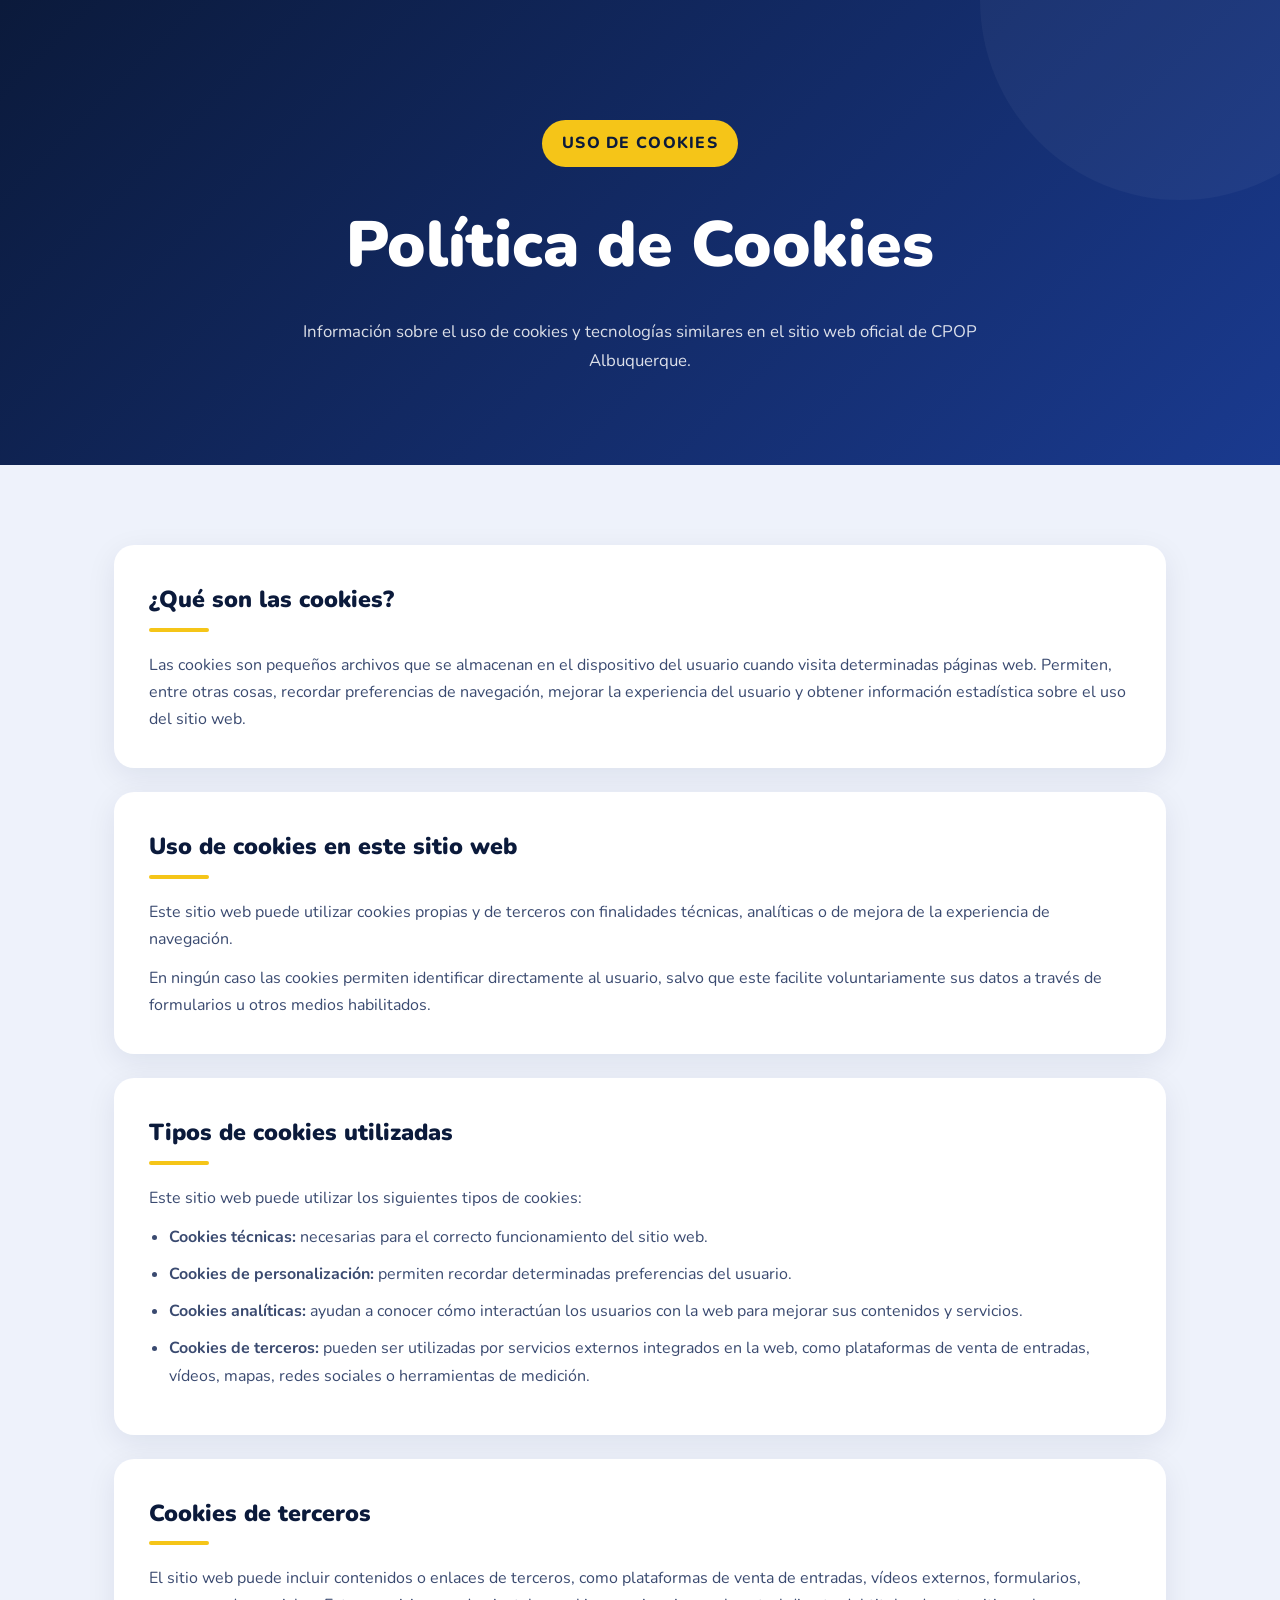
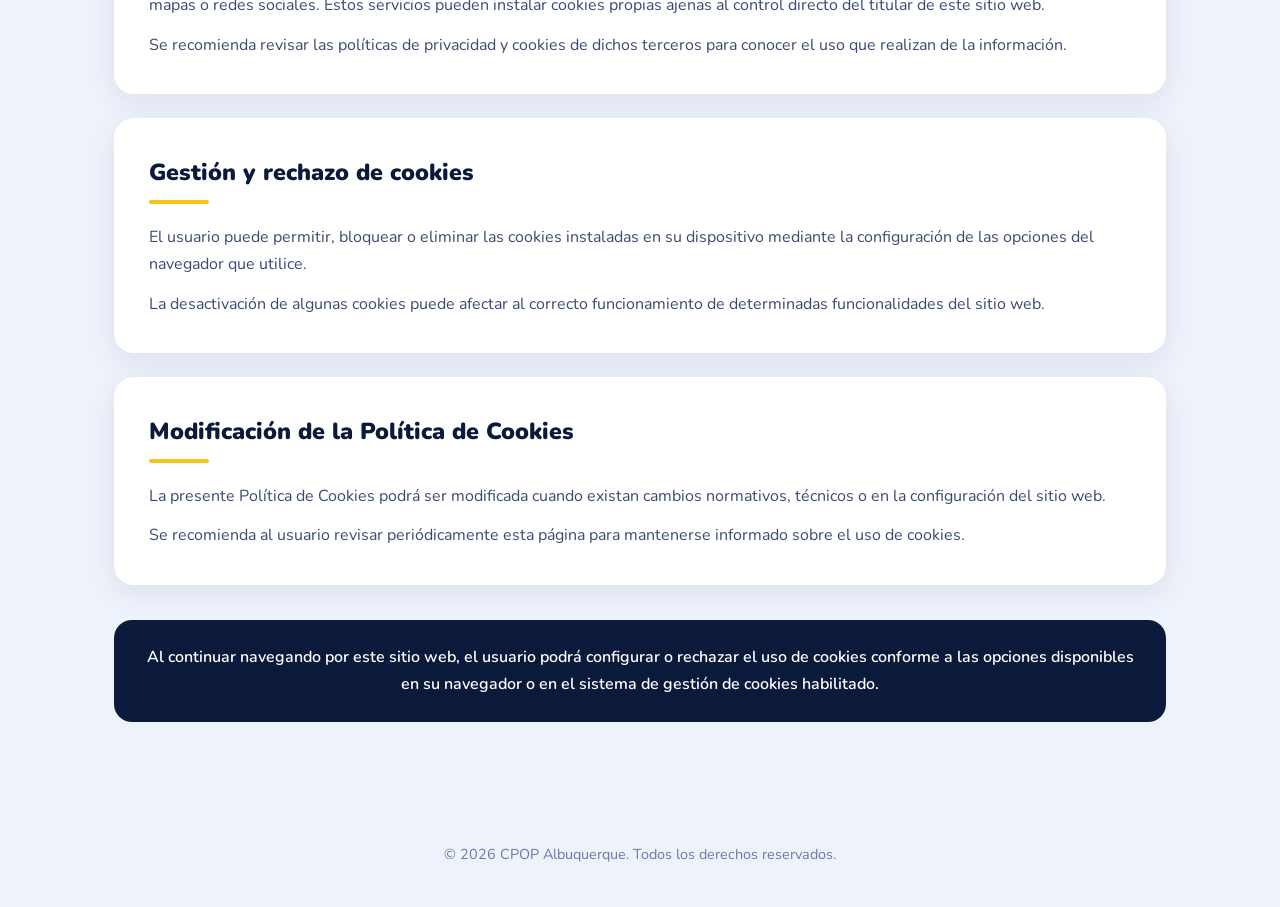
<file: cookies.html>
<!DOCTYPE html>
<html lang="es">
<head>
<meta charset="UTF-8">
<meta name="viewport" content="width=device-width, initial-scale=1.0">
<title>Política de Cookies | CPOP Albuquerque</title>
  <link rel="icon" type="image/svg+xml" href="IMG/favicon.svg">

<link rel="preconnect" href="https://fonts.googleapis.com">
<link rel="preconnect" href="https://fonts.gstatic.com" crossorigin>
<link href="https://fonts.googleapis.com/css2?family=Nunito:wght@400;600;700;800;900&display=swap" rel="stylesheet">

<style>
:root{
    --navy:#0b1a3b;
    --blue:#1a3a8f;
    --yellow:#f5c518;
    --light:#eef2fb;
    --text:#3a4a70;
    --white:#ffffff;
}

*{
    margin:0;
    padding:0;
    box-sizing:border-box;
}

body{
    font-family:'Nunito',sans-serif;
    background:var(--light);
    color:var(--navy);
    line-height:1.7;
}

.container{
    width:100%;
    max-width:1100px;
    margin:auto;
    padding:0 24px;
}

.legal-hero{
    background:linear-gradient(135deg,var(--navy),var(--blue));
    color:#fff;
    text-align:center;
    padding:120px 0 90px;
    position:relative;
    overflow:hidden;
}

.legal-hero::before{
    content:"";
    position:absolute;
    width:400px;
    height:400px;
    background:rgba(255,255,255,.04);
    border-radius:50%;
    top:-200px;
    right:-100px;
}

.legal-badge{
    display:inline-block;
    background:var(--yellow);
    color:var(--navy);
    font-weight:800;
    text-transform:uppercase;
    letter-spacing:.08em;
    padding:10px 20px;
    border-radius:999px;
    margin-bottom:24px;
}

.legal-hero h1{
    font-size:clamp(2.4rem,5vw,4.5rem);
    font-weight:900;
    margin-bottom:18px;
}

.legal-hero p{
    max-width:700px;
    margin:auto;
    color:rgba(255,255,255,.85);
    font-size:1.05rem;
}

.legal-content{
    padding:80px 0;
}

.legal-card{
    background:var(--white);
    border-radius:20px;
    padding:35px;
    margin-bottom:24px;
    box-shadow:0 8px 30px rgba(11,26,59,.08);
}

.legal-card h2{
    font-size:1.45rem;
    font-weight:900;
    color:var(--navy);
    margin-bottom:20px;
    padding-bottom:12px;
    position:relative;
}

.legal-card h2::after{
    content:"";
    position:absolute;
    left:0;
    bottom:0;
    width:60px;
    height:4px;
    background:var(--yellow);
    border-radius:999px;
}

.legal-card p{
    color:var(--text);
    margin-bottom:12px;
}

.legal-card p:last-child{
    margin-bottom:0;
}

.legal-card ul{
    margin-top:12px;
    padding-left:20px;
}

.legal-card li{
    color:var(--text);
    margin-bottom:10px;
}

.legal-note{
    margin-top:35px;
    background:var(--navy);
    color:#fff;
    padding:24px 30px;
    border-radius:18px;
    text-align:center;
    font-weight:600;
}

.legal-footer{
    text-align:center;
    padding:40px 20px;
    color:#6b7aa3;
    font-size:.9rem;
}

@media(max-width:768px){

    .legal-hero{
        padding:100px 0 70px;
    }

    .legal-card{
        padding:25px;
    }

    .legal-card h2{
        font-size:1.25rem;
    }

}
</style>
</head>
<body>

<section class="legal-hero">
    <div class="container">
        <span class="legal-badge">Uso de cookies</span>

        <h1>Política de Cookies</h1>

        <p>
            Información sobre el uso de cookies y tecnologías similares en el sitio web oficial de CPOP Albuquerque.
        </p>
    </div>
</section>

<section class="legal-content">
    <div class="container">

        <div class="legal-card">
            <h2>¿Qué son las cookies?</h2>

            <p>
                Las cookies son pequeños archivos que se almacenan en el dispositivo del usuario cuando visita determinadas páginas web.
                Permiten, entre otras cosas, recordar preferencias de navegación, mejorar la experiencia del usuario y obtener información
                estadística sobre el uso del sitio web.
            </p>
        </div>

        <div class="legal-card">
            <h2>Uso de cookies en este sitio web</h2>

            <p>
                Este sitio web puede utilizar cookies propias y de terceros con finalidades técnicas, analíticas o de mejora de la experiencia
                de navegación.
            </p>

            <p>
                En ningún caso las cookies permiten identificar directamente al usuario, salvo que este facilite voluntariamente sus datos
                a través de formularios u otros medios habilitados.
            </p>
        </div>

        <div class="legal-card">
            <h2>Tipos de cookies utilizadas</h2>

            <p>
                Este sitio web puede utilizar los siguientes tipos de cookies:
            </p>

            <ul>
                <li><strong>Cookies técnicas:</strong> necesarias para el correcto funcionamiento del sitio web.</li>
                <li><strong>Cookies de personalización:</strong> permiten recordar determinadas preferencias del usuario.</li>
                <li><strong>Cookies analíticas:</strong> ayudan a conocer cómo interactúan los usuarios con la web para mejorar sus contenidos y servicios.</li>
                <li><strong>Cookies de terceros:</strong> pueden ser utilizadas por servicios externos integrados en la web, como plataformas de venta de entradas, vídeos, mapas, redes sociales o herramientas de medición.</li>
            </ul>
        </div>

        <div class="legal-card">
            <h2>Cookies de terceros</h2>

            <p>
                El sitio web puede incluir contenidos o enlaces de terceros, como plataformas de venta de entradas, vídeos externos,
                formularios, mapas o redes sociales. Estos servicios pueden instalar cookies propias ajenas al control directo del titular
                de este sitio web.
            </p>

            <p>
                Se recomienda revisar las políticas de privacidad y cookies de dichos terceros para conocer el uso que realizan de la información.
            </p>
        </div>

        <div class="legal-card">
            <h2>Gestión y rechazo de cookies</h2>

            <p>
                El usuario puede permitir, bloquear o eliminar las cookies instaladas en su dispositivo mediante la configuración de las opciones
                del navegador que utilice.
            </p>

            <p>
                La desactivación de algunas cookies puede afectar al correcto funcionamiento de determinadas funcionalidades del sitio web.
            </p>
        </div>

        <div class="legal-card">
            <h2>Modificación de la Política de Cookies</h2>

            <p>
                La presente Política de Cookies podrá ser modificada cuando existan cambios normativos, técnicos o en la configuración del sitio web.
            </p>

            <p>
                Se recomienda al usuario revisar periódicamente esta página para mantenerse informado sobre el uso de cookies.
            </p>
        </div>

        <div class="legal-note">
            Al continuar navegando por este sitio web, el usuario podrá configurar o rechazar el uso de cookies conforme a las opciones disponibles en su navegador o en el sistema de gestión de cookies habilitado.
        </div>

    </div>
</section>

<footer class="legal-footer">
    © 2026 CPOP Albuquerque. Todos los derechos reservados.
</footer>

</body>
</html>
</file>
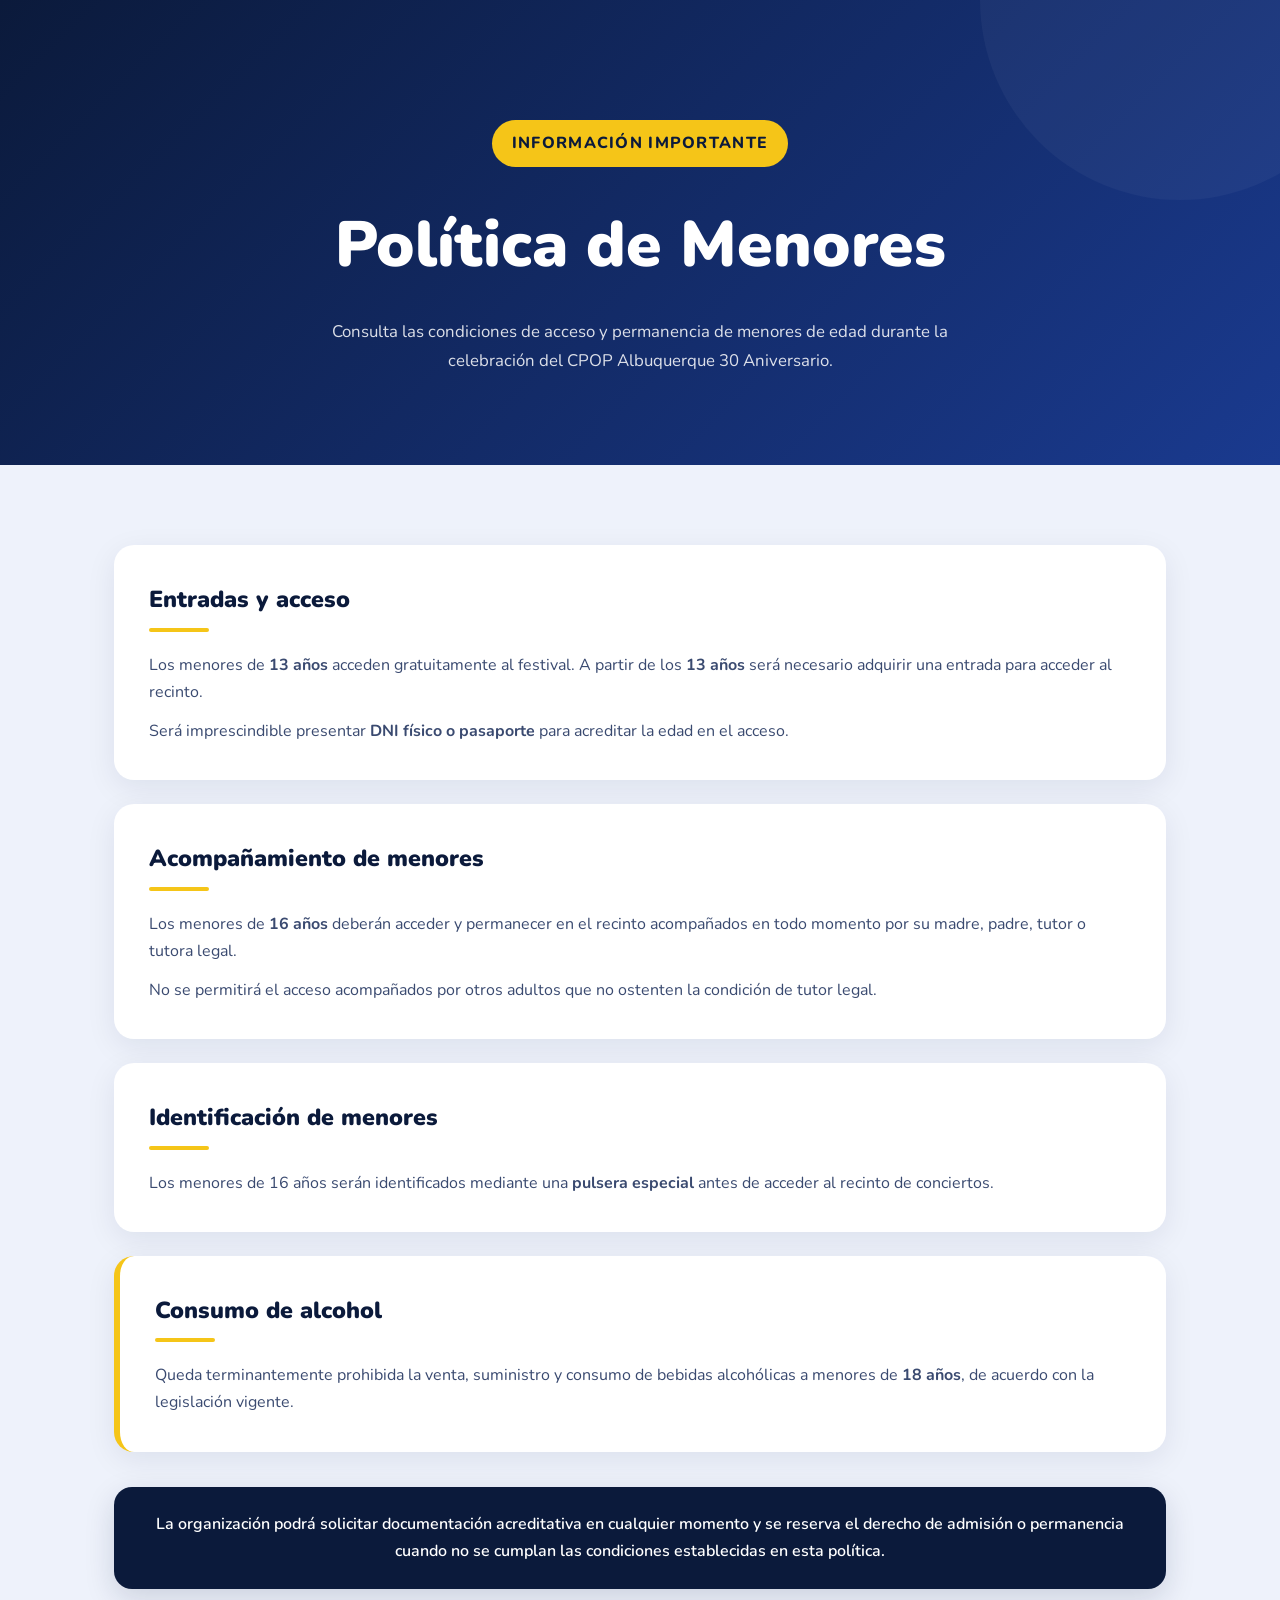
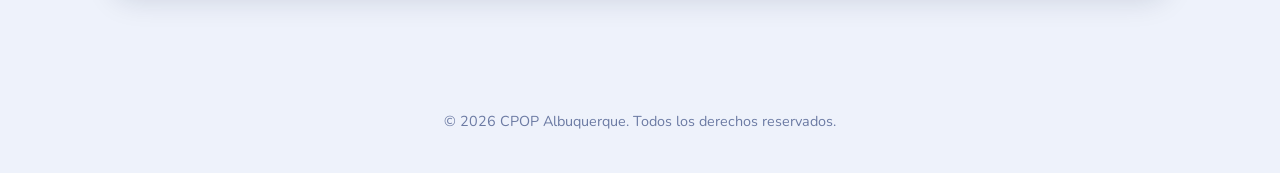
<file: menores.html>
<!DOCTYPE html>
<html lang="es">
<head>
<meta charset="UTF-8">
<meta name="viewport" content="width=device-width, initial-scale=1.0">
<title>Política de Menores | CPOP Albuquerque</title>
  <link rel="icon" type="image/svg+xml" href="IMG/favicon.svg">

<link rel="preconnect" href="https://fonts.googleapis.com">
<link rel="preconnect" href="https://fonts.gstatic.com" crossorigin>
<link href="https://fonts.googleapis.com/css2?family=Nunito:wght@400;600;700;800;900&display=swap" rel="stylesheet">

<style>
:root{
    --navy:#0b1a3b;
    --blue:#1a3a8f;
    --yellow:#f5c518;
    --light:#eef2fb;
    --text:#3a4a70;
    --white:#ffffff;
}

*{
    margin:0;
    padding:0;
    box-sizing:border-box;
}

body{
    font-family:'Nunito',sans-serif;
    background:var(--light);
    color:var(--navy);
    line-height:1.7;
}

.container{
    width:100%;
    max-width:1100px;
    margin:auto;
    padding:0 24px;
}

/* HERO */

.legal-hero{
    background:linear-gradient(135deg,var(--navy),var(--blue));
    color:#fff;
    text-align:center;
    padding:120px 0 90px;
    position:relative;
    overflow:hidden;
}

.legal-hero::before{
    content:"";
    position:absolute;
    width:400px;
    height:400px;
    background:rgba(255,255,255,.04);
    border-radius:50%;
    top:-200px;
    right:-100px;
}

.legal-badge{
    display:inline-block;
    background:var(--yellow);
    color:var(--navy);
    font-weight:800;
    text-transform:uppercase;
    letter-spacing:.08em;
    padding:10px 20px;
    border-radius:999px;
    margin-bottom:24px;
}

.legal-hero h1{
    font-size:clamp(2.4rem,5vw,4.5rem);
    font-weight:900;
    margin-bottom:18px;
}

.legal-hero p{
    max-width:700px;
    margin:auto;
    color:rgba(255,255,255,.85);
    font-size:1.05rem;
}

/* CONTENT */

.legal-content{
    padding:80px 0;
}

.legal-card{
    background:var(--white);
    border-radius:20px;
    padding:35px;
    margin-bottom:24px;
    box-shadow:0 8px 30px rgba(11,26,59,.08);
    transition:.3s ease;
}

.legal-card:hover{
    transform:translateY(-4px);
    box-shadow:0 14px 40px rgba(11,26,59,.12);
}

.legal-card h2{
    font-size:1.45rem;
    font-weight:900;
    color:var(--navy);
    margin-bottom:20px;
    padding-bottom:12px;
    position:relative;
}

.legal-card h2::after{
    content:"";
    position:absolute;
    left:0;
    bottom:0;
    width:60px;
    height:4px;
    background:var(--yellow);
    border-radius:999px;
}

.legal-card p{
    color:var(--text);
    margin-bottom:12px;
}

.legal-card p:last-child{
    margin-bottom:0;
}

.legal-card--warning{
    border-left:6px solid var(--yellow);
}

.legal-note{
    margin-top:35px;
    background:var(--navy);
    color:#fff;
    padding:24px 30px;
    border-radius:18px;
    text-align:center;
    font-weight:600;
    box-shadow:0 10px 30px rgba(11,26,59,.15);
}

/* FOOTER */

.legal-footer{
    text-align:center;
    padding:40px 20px;
    color:#6b7aa3;
    font-size:.9rem;
}

/* MOBILE */

@media(max-width:768px){

    .legal-hero{
        padding:100px 0 70px;
    }

    .legal-card{
        padding:25px;
    }

    .legal-card h2{
        font-size:1.25rem;
    }

}
</style>
</head>
<body>

<section class="legal-hero">
    <div class="container">
        <span class="legal-badge">Información importante</span>

        <h1>Política de Menores</h1>

        <p>
            Consulta las condiciones de acceso y permanencia de menores de edad
            durante la celebración del CPOP Albuquerque 30 Aniversario.
        </p>
    </div>
</section>

<section class="legal-content">
    <div class="container">

        <div class="legal-card">
            <h2>Entradas y acceso</h2>

            <p>
                Los menores de <strong>13 años</strong> acceden gratuitamente al festival.
                A partir de los <strong>13 años</strong> será necesario adquirir una entrada
                para acceder al recinto.
            </p>

            <p>
                Será imprescindible presentar <strong>DNI físico o pasaporte</strong>
                para acreditar la edad en el acceso.
            </p>
        </div>

        <div class="legal-card">
            <h2>Acompañamiento de menores</h2>

            <p>
                Los menores de <strong>16 años</strong> deberán acceder y permanecer
                en el recinto acompañados en todo momento por su madre, padre,
                tutor o tutora legal.
            </p>

            <p>
                No se permitirá el acceso acompañados por otros adultos que no
                ostenten la condición de tutor legal.
            </p>
        </div>

        <div class="legal-card">
            <h2>Identificación de menores</h2>

            <p>
                Los menores de 16 años serán identificados mediante una
                <strong>pulsera especial</strong> antes de acceder al recinto
                de conciertos.
            </p>
        </div>

        <div class="legal-card legal-card--warning">
            <h2>Consumo de alcohol</h2>

            <p>
                Queda terminantemente prohibida la venta, suministro y consumo
                de bebidas alcohólicas a menores de <strong>18 años</strong>,
                de acuerdo con la legislación vigente.
            </p>
        </div>

        <div class="legal-note">
            La organización podrá solicitar documentación acreditativa en cualquier momento y se reserva el derecho de admisión o permanencia cuando no se cumplan las condiciones establecidas en esta política.
        </div>

    </div>
</section>

<footer class="legal-footer">
    © 2026 CPOP Albuquerque. Todos los derechos reservados.
</footer>

</body>
</html>
</file>
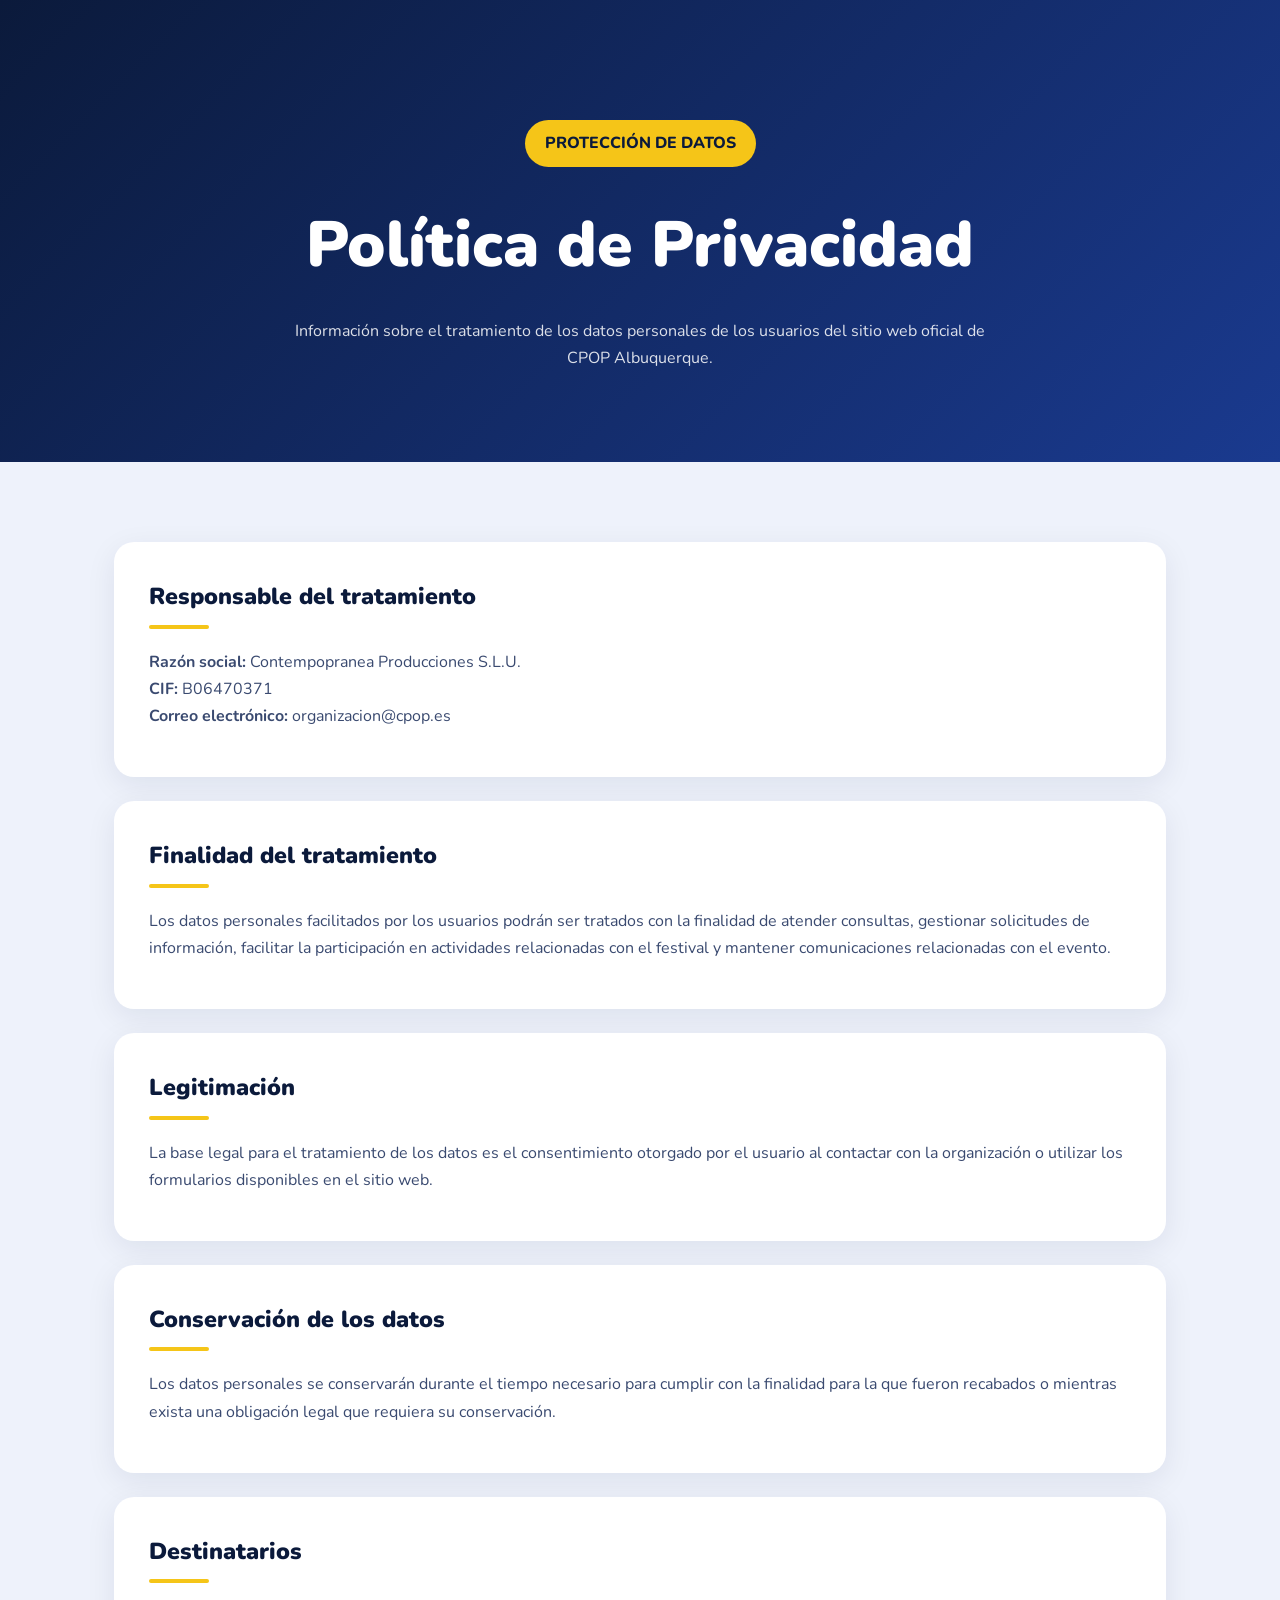
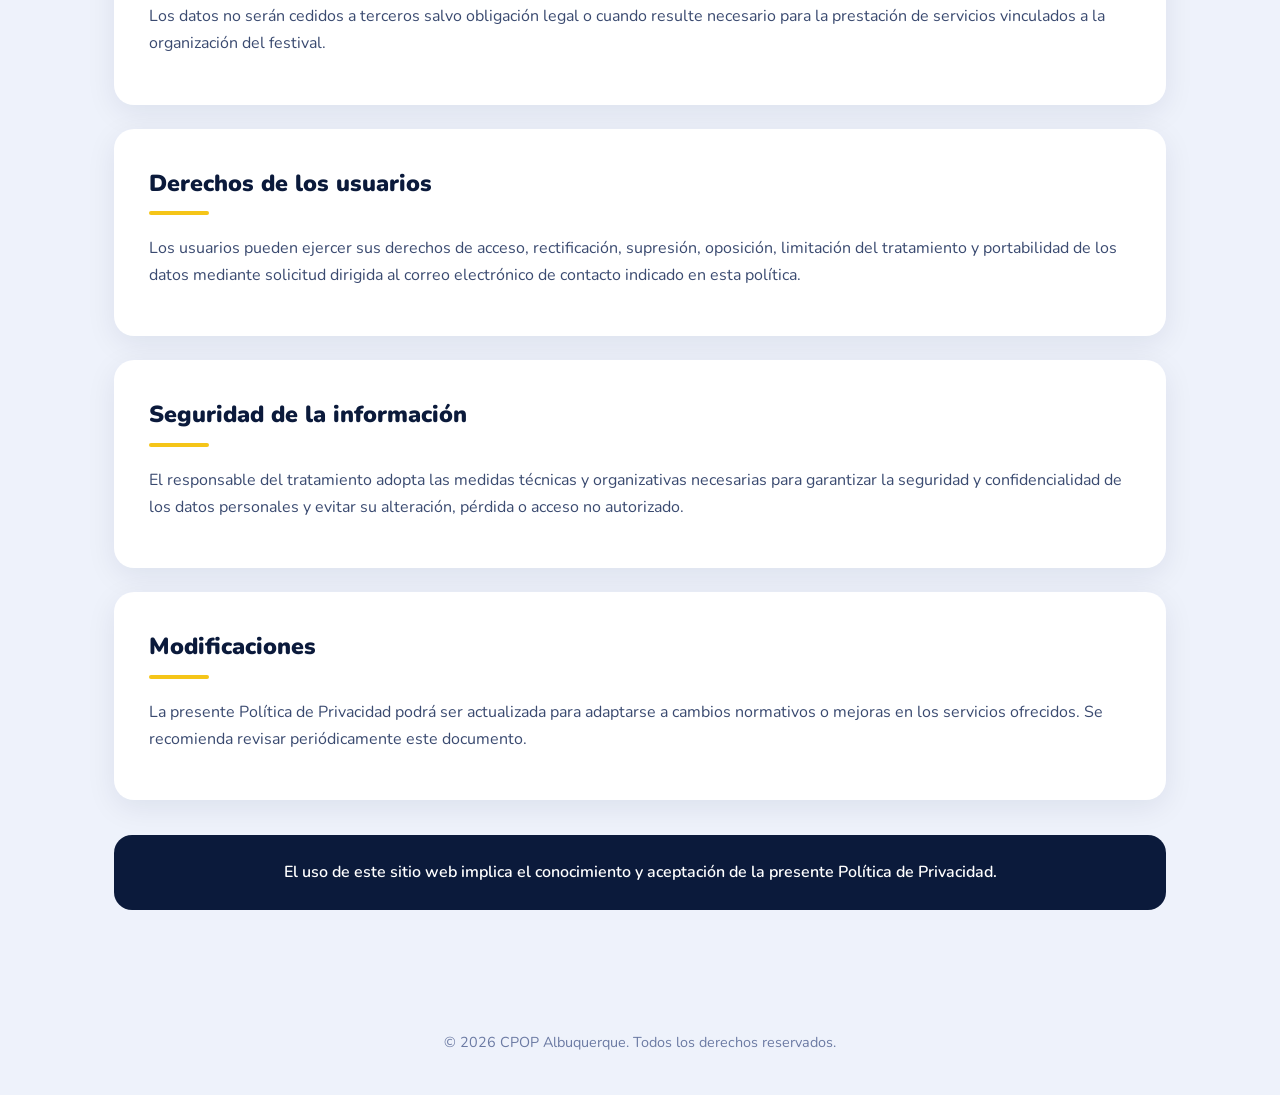
<file: privacidad.html>
<!DOCTYPE html>
<html lang="es">
<head>
<meta charset="UTF-8">
<meta name="viewport" content="width=device-width, initial-scale=1.0">
<title>Política de Privacidad | CPOP Albuquerque</title>
  <link rel="icon" type="image/svg+xml" href="IMG/favicon.svg">

<link rel="preconnect" href="https://fonts.googleapis.com">
<link rel="preconnect" href="https://fonts.gstatic.com" crossorigin>
<link href="https://fonts.googleapis.com/css2?family=Nunito:wght@400;600;700;800;900&display=swap" rel="stylesheet">

<style>
:root{
    --navy:#0b1a3b;
    --blue:#1a3a8f;
    --yellow:#f5c518;
    --light:#eef2fb;
    --text:#3a4a70;
    --white:#ffffff;
}

*{margin:0;padding:0;box-sizing:border-box;}

body{
    font-family:'Nunito',sans-serif;
    background:var(--light);
    color:var(--navy);
    line-height:1.7;
}

.container{
    max-width:1100px;
    margin:auto;
    padding:0 24px;
}

.legal-hero{
    background:linear-gradient(135deg,var(--navy),var(--blue));
    color:#fff;
    text-align:center;
    padding:120px 0 90px;
}

.legal-badge{
    display:inline-block;
    background:var(--yellow);
    color:var(--navy);
    font-weight:800;
    text-transform:uppercase;
    padding:10px 20px;
    border-radius:999px;
    margin-bottom:24px;
}

.legal-hero h1{
    font-size:clamp(2.4rem,5vw,4.5rem);
    font-weight:900;
    margin-bottom:18px;
}

.legal-hero p{
    max-width:700px;
    margin:auto;
    color:rgba(255,255,255,.85);
}

.legal-content{
    padding:80px 0;
}

.legal-card{
    background:#fff;
    border-radius:20px;
    padding:35px;
    margin-bottom:24px;
    box-shadow:0 8px 30px rgba(11,26,59,.08);
}

.legal-card h2{
    font-size:1.45rem;
    font-weight:900;
    margin-bottom:20px;
    padding-bottom:12px;
    position:relative;
}

.legal-card h2::after{
    content:"";
    position:absolute;
    left:0;
    bottom:0;
    width:60px;
    height:4px;
    background:var(--yellow);
    border-radius:999px;
}

.legal-card p{
    color:var(--text);
    margin-bottom:12px;
}

.legal-note{
    margin-top:35px;
    background:var(--navy);
    color:#fff;
    padding:24px 30px;
    border-radius:18px;
    text-align:center;
    font-weight:600;
}

.legal-footer{
    text-align:center;
    padding:40px 20px;
    color:#6b7aa3;
    font-size:.9rem;
}
</style>
</head>
<body>

<section class="legal-hero">
    <div class="container">
        <span class="legal-badge">Protección de datos</span>

        <h1>Política de Privacidad</h1>

        <p>
            Información sobre el tratamiento de los datos personales de los usuarios
            del sitio web oficial de CPOP Albuquerque.
        </p>
    </div>
</section>

<section class="legal-content">
    <div class="container">

        <div class="legal-card">
            <h2>Responsable del tratamiento</h2>

            <p>
                <strong>Razón social:</strong> Contempopranea Producciones S.L.U.<br>
                <strong>CIF:</strong> B06470371<br>
                <strong>Correo electrónico:</strong> organizacion@cpop.es
            </p>
        </div>

        <div class="legal-card">
            <h2>Finalidad del tratamiento</h2>

            <p>
                Los datos personales facilitados por los usuarios podrán ser tratados con la finalidad de atender consultas, gestionar solicitudes de información, facilitar la participación en actividades relacionadas con el festival y mantener comunicaciones relacionadas con el evento.
            </p>
        </div>

        <div class="legal-card">
            <h2>Legitimación</h2>

            <p>
                La base legal para el tratamiento de los datos es el consentimiento otorgado por el usuario al contactar con la organización o utilizar los formularios disponibles en el sitio web.
            </p>
        </div>

        <div class="legal-card">
            <h2>Conservación de los datos</h2>

            <p>
                Los datos personales se conservarán durante el tiempo necesario para cumplir con la finalidad para la que fueron recabados o mientras exista una obligación legal que requiera su conservación.
            </p>
        </div>

        <div class="legal-card">
            <h2>Destinatarios</h2>

            <p>
                Los datos no serán cedidos a terceros salvo obligación legal o cuando resulte necesario para la prestación de servicios vinculados a la organización del festival.
            </p>
        </div>

        <div class="legal-card">
            <h2>Derechos de los usuarios</h2>

            <p>
                Los usuarios pueden ejercer sus derechos de acceso, rectificación, supresión, oposición, limitación del tratamiento y portabilidad de los datos mediante solicitud dirigida al correo electrónico de contacto indicado en esta política.
            </p>
        </div>

        <div class="legal-card">
            <h2>Seguridad de la información</h2>

            <p>
                El responsable del tratamiento adopta las medidas técnicas y organizativas necesarias para garantizar la seguridad y confidencialidad de los datos personales y evitar su alteración, pérdida o acceso no autorizado.
            </p>
        </div>

        <div class="legal-card">
            <h2>Modificaciones</h2>

            <p>
                La presente Política de Privacidad podrá ser actualizada para adaptarse a cambios normativos o mejoras en los servicios ofrecidos. Se recomienda revisar periódicamente este documento.
            </p>
        </div>

        <div class="legal-note">
            El uso de este sitio web implica el conocimiento y aceptación de la presente Política de Privacidad.
        </div>

    </div>
</section>

<footer class="legal-footer">
    © 2026 CPOP Albuquerque. Todos los derechos reservados.
</footer>

</body>
</html>
</file>
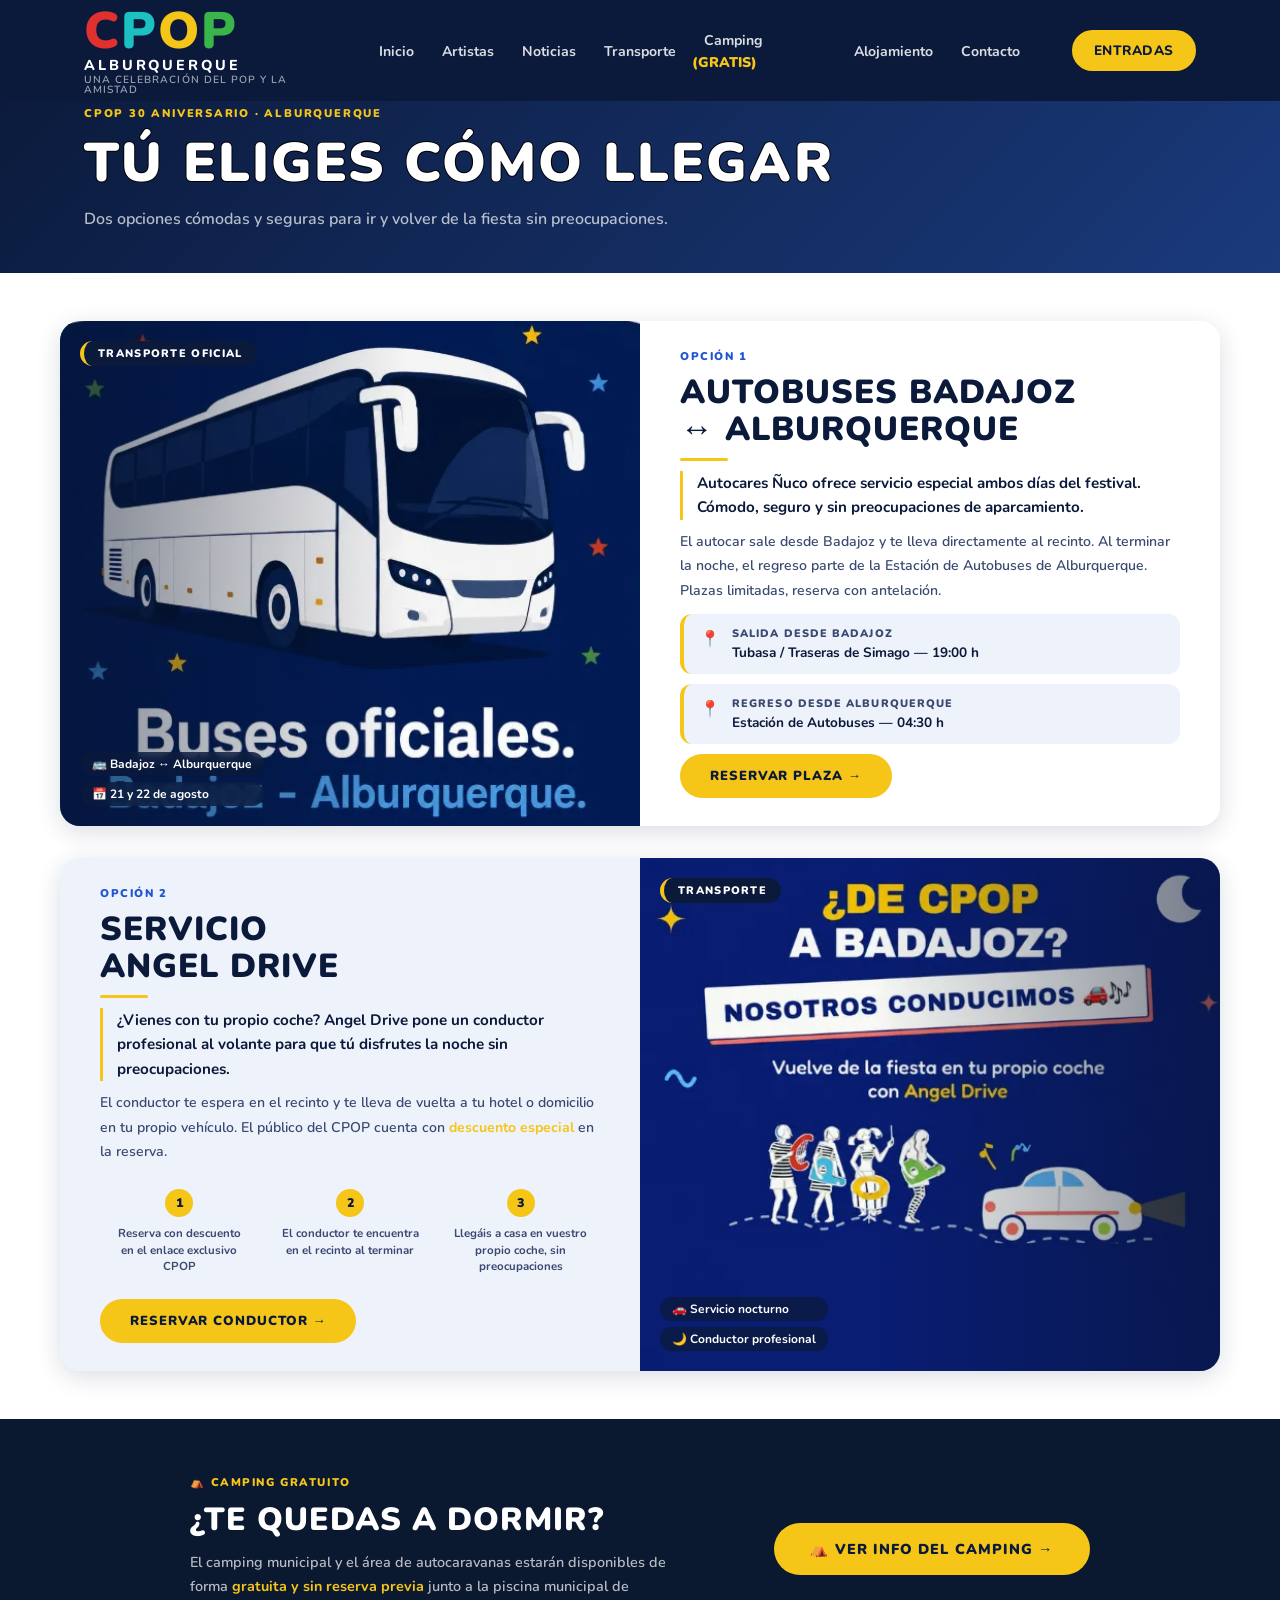
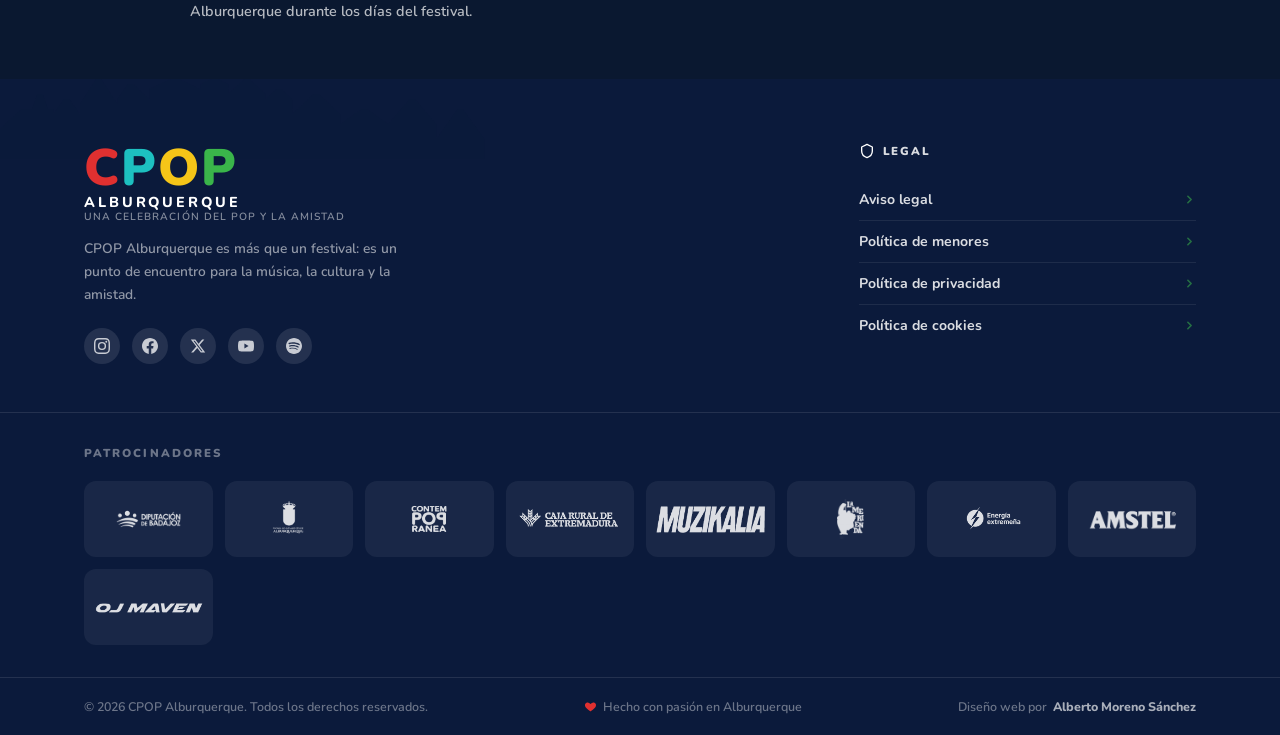
<file: transporte.html>
<!DOCTYPE html>
<html lang="es">
<head>
  <meta charset="UTF-8" />
  <meta name="viewport" content="width=device-width, initial-scale=1.0" />
  <title>Transporte – CPOP 30 Aniversario</title>
  <link rel="icon" type="image/svg+xml" href="IMG/favicon.svg">
  <link rel="preconnect" href="https://fonts.googleapis.com" />
  <link rel="preconnect" href="https://fonts.gstatic.com" crossorigin />
  <link href="https://fonts.googleapis.com/css2?family=Nunito:wght@400;600;700;800;900&display=swap" rel="stylesheet" />
  <link rel="stylesheet" href="styles.css" />

  <style>
    body {
      background: #ffffff;
      color: var(--navy);
      padding-top: 66px;
    }

    /* ── HERO BANNER ── */
    .transport-hero {
      position: relative;
      min-height: 200px;
      display: flex;
      align-items: center;
      background: linear-gradient(135deg, #0b1a3b 0%, #1a3a7c 100%);
      overflow: hidden;
    }
    .transport-hero__content {
      position: relative;
      z-index: 1;
      width: min(100%, var(--container));
      margin-inline: auto;
      padding: 40px 24px;
    }
    .transport-hero__label {
      font-size: .7rem;
      font-weight: 900;
      letter-spacing: .16em;
      text-transform: uppercase;
      color: var(--yellow);
      margin-bottom: 14px;
    }
    .transport-hero__title {
      font-size: clamp(1.6rem, 5vw, 3.4rem);
      font-weight: 900;
      color: #fff;
      text-transform: uppercase;
      letter-spacing: .04em;
      line-height: 1.05;
      margin-bottom: 14px;
      -webkit-text-stroke: 2px #000;
      paint-order: stroke fill;
    }
    .transport-hero__sub {
      font-size: 1rem;
      font-weight: 600;
      color: rgba(255,255,255,.7);
      line-height: 1.65;
    }
    .transport-hero__deco {
      position: absolute;
      right: 0; top: 0; bottom: 0;
      width: 45%;
      background: url('IMG/buses_oficiales.webp') center/cover no-repeat;
      opacity: .18;
      pointer-events: none;
    }

    /* ── TRANSPORT BAND (alternating) ── */
    .tbands-wrap {
      padding: 48px 24px 16px;
    }
    .tband {
      display: grid;
      grid-template-columns: 1fr 1fr;
      min-height: unset;
      max-width: var(--container);
      margin-inline: auto;
      border-radius: var(--radius-lg);
      overflow: hidden;
      box-shadow: var(--shadow);
      margin-bottom: 32px;
      transition: transform .35s ease, box-shadow .35s ease;
    }
    .tband:hover {
      transform: translateY(-6px);
      box-shadow: 0 20px 44px rgba(11,26,59,.2);
    }
    .tband--reverse { direction: rtl; }
    .tband--reverse > * { direction: ltr; }

    .tband__img {
      position: relative;
      overflow: hidden;
      min-height: 300px;
    }
    .tband__img img {
      position: absolute;
      inset: 0;
      width: 100%;
      height: 100%;
      object-fit: cover;
      display: block;
      transition: transform .6s ease;
    }
    .tband:hover .tband__img img { transform: scale(1.04); }
    .tband__img-overlay {
      position: absolute;
      inset: 0;
      background: linear-gradient(to right, rgba(8,18,42,.5) 0%, transparent 60%);
    }
    .tband--reverse .tband__img-overlay {
      background: linear-gradient(to left, rgba(8,18,42,.5) 0%, transparent 60%);
    }
    .tband__badge {
      position: absolute;
      top: 20px;
      left: 20px;
      background: var(--navy);
      color: #fff;
      font-size: .68rem;
      font-weight: 900;
      letter-spacing: .12em;
      text-transform: uppercase;
      padding: 5px 14px;
      border-radius: 50px;
      border-left: 4px solid var(--yellow);
      z-index: 2;
    }
    .tband__meta {
      position: absolute;
      bottom: 20px;
      left: 20px;
      display: flex;
      flex-direction: column;
      gap: 6px;
      z-index: 2;
    }
    .tband__meta-item {
      display: inline-flex;
      align-items: center;
      gap: 6px;
      background: rgba(11,26,59,.75);
      backdrop-filter: blur(6px);
      color: #fff;
      font-size: .75rem;
      font-weight: 700;
      padding: 4px 12px;
      border-radius: 50px;
    }

    .tband__body {
      padding: 28px min(40px, 4vw);
      display: flex;
      flex-direction: column;
      justify-content: center;
      gap: 10px;
      background: #ffffff;
    }
    .tband--reverse .tband__body { background: var(--light-bg); }

    .tband__label {
      font-size: .7rem;
      font-weight: 900;
      letter-spacing: .14em;
      text-transform: uppercase;
      color: var(--blue-bright);
    }
    .tband__title {
      font-size: clamp(1.5rem, 2.6vw, 2.1rem);
      font-weight: 900;
      color: var(--navy);
      text-transform: uppercase;
      letter-spacing: .03em;
      line-height: 1.12;
    }
    .tband__divider {
      width: 48px;
      height: 3px;
      background: var(--yellow);
      border-radius: 2px;
    }
    .tband__lead {
      font-size: .95rem;
      font-weight: 700;
      color: var(--navy);
      line-height: 1.6;
      padding-left: 14px;
      border-left: 3px solid var(--yellow);
    }
    .tband__text {
      font-size: .88rem;
      font-weight: 600;
      color: var(--text-mid);
      line-height: 1.75;
    }

    /* Schedule rows */
    .tband__schedule { display: flex; flex-direction: column; gap: 10px; }
    .tband__schedule-row {
      display: flex;
      align-items: flex-start;
      gap: 12px;
      background: var(--light-bg);
      border-radius: 12px;
      padding: 12px 16px;
      border-left: 4px solid var(--yellow);
    }
    .tband__schedule-icon { font-size: 1rem; flex-shrink: 0; margin-top: 2px; }
    .tband__schedule-info { display: flex; flex-direction: column; gap: 2px; }
    .tband__schedule-label {
      font-size: .68rem;
      font-weight: 900;
      letter-spacing: .1em;
      text-transform: uppercase;
      color: var(--text-mid);
    }
    .tband__schedule-value {
      font-size: .85rem;
      font-weight: 700;
      color: var(--navy);
    }

    /* Steps */
    .tband__steps { display: flex; gap: 12px; }
    .tband__step {
      flex: 1;
      background: var(--light-bg);
      border-radius: 12px;
      padding: 14px 10px;
      text-align: center;
    }
    .tband__step-num {
      width: 28px; height: 28px;
      background: var(--yellow);
      color: var(--navy);
      font-size: .78rem;
      font-weight: 900;
      border-radius: 50%;
      display: flex;
      align-items: center;
      justify-content: center;
      margin: 0 auto 8px;
    }
    .tband__step-txt {
      font-size: .72rem;
      font-weight: 700;
      color: var(--text-mid);
      line-height: 1.45;
    }

    .tband__btn {
      display: inline-flex;
      align-items: center;
      gap: 8px;
      background: var(--yellow);
      color: var(--navy);
      font-size: .82rem;
      font-weight: 900;
      letter-spacing: .07em;
      text-transform: uppercase;
      padding: 13px 30px;
      border-radius: 50px;
      align-self: flex-start;
      transition: background .2s, transform .2s;
    }
    .tband__btn:hover { background: var(--yellow-dark); transform: translateY(-2px); }

    /* ── TICKER ── */
    .camping-ticker { overflow: hidden; background: var(--yellow); padding: 12px 0; }
    .camping-ticker__track {
      display: flex;
      white-space: nowrap;
      animation: ticker-scroll 18s linear infinite;
      width: max-content;
    }
    .camping-ticker__track span {
      font-size: 1.1rem;
      font-weight: 900;
      color: var(--navy);
      text-transform: uppercase;
      letter-spacing: .12em;
      padding: 0 12px;
    }
    @keyframes ticker-scroll {
      0%   { transform: translateX(0); }
      100% { transform: translateX(-50%); }
    }

    /* ── CAMPING CTA BAND ── */
    .camping-cta {
      background: #0a1830;
      display: flex;
      align-items: center;
      justify-content: center;
      gap: 64px;
      padding: 56px min(80px, 6vw);
    }
    .camping-cta__text { flex: 0 1 520px; }
    .camping-cta__label {
      font-size: .7rem;
      font-weight: 900;
      letter-spacing: .14em;
      text-transform: uppercase;
      color: var(--yellow);
      margin-bottom: 12px;
    }
    .camping-cta__title {
      font-size: clamp(1.4rem, 2.5vw, 2rem);
      font-weight: 900;
      color: #fff;
      text-transform: uppercase;
      letter-spacing: .03em;
      line-height: 1.12;
      margin-bottom: 12px;
    }
    .camping-cta__sub {
      font-size: .9rem;
      font-weight: 600;
      color: rgba(255,255,255,.7);
      line-height: 1.7;
      max-width: 480px;
    }
    .camping-cta__btn {
      display: inline-flex;
      align-items: center;
      gap: 10px;
      background: var(--yellow);
      color: var(--navy);
      font-size: .9rem;
      font-weight: 900;
      letter-spacing: .08em;
      text-transform: uppercase;
      padding: 16px 36px;
      border-radius: 50px;
      white-space: nowrap;
      flex-shrink: 0;
      transition: background .2s, transform .2s;
    }
    .camping-cta__btn:hover { background: var(--yellow-dark); transform: translateY(-2px); }

    /* ── RESPONSIVE ── */
    @media (max-width: 800px) {
      .topbar__title { display: none; }
      .transport-hero__deco { display: none; }
      .tband { grid-template-columns: 1fr; }
      .tband--reverse { direction: ltr; }
      .tband__img { height: 260px; }
      .tband__body { padding: 40px 24px; }
      .tband__steps { flex-direction: column; }
      .tband__btn { width: 100%; justify-content: center; }
      .camping-cta { flex-direction: column; text-align: center; gap: 24px; padding: 40px 24px; }
      .camping-cta__text { flex: 0 0 auto; max-width: 100%; }
      .camping-cta__sub { max-width: 100%; }
      .camping-cta__btn { width: 100%; justify-content: center; }
    }

    /* Título sección */
    .section-title {
      font-size: clamp(2rem, 5vw, 3.2rem);
      font-weight: 900;
      color: var(--white);
      display: flex;
      align-items: center;
      justify-content: center;
      gap: 14px;
      margin-bottom: 12px;
    }
    .star-icon { width: 28px; height: 28px; color: var(--yellow); flex-shrink: 0; }

    @keyframes twinkle {
      0%, 100% { opacity: .35; transform: scale(1); }
      50%       { opacity: 1;   transform: scale(1.35); }
    }
    @keyframes fadeInUp {
      from { opacity: 0; transform: translateY(28px); }
      to   { opacity: 1; transform: translateY(0); }
    }

    /* ── SECCIÓN PRINCIPAL ── */
    .transport-page {
      padding: 100px 0 120px;
      background: transparent;
      position: relative;
      overflow: hidden;
      text-align: center;
    }

    /* Fondo decorativo */
    .deco { pointer-events: none; user-select: none; }
    .deco__dot { position: absolute; font-size: 1.4rem; animation: twinkle 3s ease-in-out infinite; }
    .deco__dot--1 { top: 6%;     left: 3%;   color: var(--yellow);      animation-delay: 0s;   }
    .deco__dot--2 { top: 14%;    right: 5%;  color: var(--blue-bright); animation-delay: 1s;   }
    .deco__dot--3 { bottom: 10%; left: 7%;   color: #4ecdc4;            animation-delay: 2s;   }
    .deco__dot--4 { bottom: 6%;  right: 4%;  color: #ff6b6b;            animation-delay: .5s;  }
    .deco__dot--5 { top: 45%;    left: 1%;   color: var(--yellow);      animation-delay: 1.5s; font-size: .9rem; }
    .deco__dot--6 { top: 60%;    right: 2%;  color: #4ecdc4;            animation-delay: .8s;  font-size: .9rem; }

    .page__header { margin-bottom: 64px; }
    .page__subtitle {
      font-size: 1.05rem;
      font-weight: 600;
      color: rgba(255,255,255,.65);
      margin-top: -14px;
    }

    /* ── ILUSTRACIÓN CENTRAL ── */
    .transport__hero {
      width: 100%;
      max-width: 680px;
      margin: 0 auto 56px;
      border-radius: var(--radius-lg);
      overflow: hidden;
      box-shadow: 0 16px 48px rgba(0,0,0,.35);
    }
    .transport__hero img {
      width: 100%;
      height: auto;
      display: block;
    }

    /* ── LISTA DE TARJETAS ── */
    .cards-list {
      display: flex;
      flex-direction: column;
      gap: 36px;
    }

    /* ── TARJETA HORIZONTAL ── */
    .ncard {
      background: var(--white);
      border-radius: var(--radius-lg);
      overflow: hidden;
      box-shadow: var(--shadow);
      display: grid;
      grid-template-columns: 400px 1fr;
      min-height: 320px;
      transition: transform var(--transition), box-shadow var(--transition);
      animation: fadeInUp .6s ease both;
      text-align: left;
    }
    .ncard:nth-child(2) { animation-delay: .15s; }
    .ncard:hover {
      transform: translateY(-6px);
      box-shadow: 0 20px 50px rgba(11,26,59,.18);
    }

    /* Imagen */
    .ncard__img-wrap {
      position: relative;
      overflow: hidden;
      flex-shrink: 0;
    }
    .ncard__img {
      width: 100%;
      height: 100%;
      object-fit: cover;
      background: linear-gradient(135deg, var(--navy), var(--blue));
      transition: transform .5s ease;
      display: block;
    }
    .ncard:hover .ncard__img { transform: scale(1.05); }

    /* Badge */
    .ncard__badge {
      position: absolute;
      top: 16px;
      left: 16px;
      z-index: 2;
      background: var(--navy);
      color: var(--white);
      font-size: .7rem;
      font-weight: 800;
      letter-spacing: .12em;
      text-transform: uppercase;
      padding: 6px 14px;
      border-radius: 50px;
      border-left: 4px solid var(--yellow);
    }
    .ncard__badge--transport { border-left-color: #4ecdc4; }

    /* Metadatos */
    .ncard__meta {
      position: absolute;
      bottom: 16px;
      left: 16px;
      z-index: 2;
      display: flex;
      flex-direction: column;
      gap: 5px;
    }
    .ncard__meta-item {
      display: inline-flex;
      align-items: center;
      gap: 6px;
      background: rgba(11,26,59,.75);
      backdrop-filter: blur(6px);
      color: var(--white);
      font-size: .75rem;
      font-weight: 700;
      padding: 4px 10px;
      border-radius: 50px;
    }
    .ncard__meta-icon { font-size: .85rem; }

    /* Cuerpo */
    .ncard__body {
      padding: 36px 40px;
      display: flex;
      flex-direction: column;
      justify-content: center;
      gap: 0;
    }
    .ncard__category {
      font-size: .72rem;
      font-weight: 800;
      letter-spacing: .14em;
      text-transform: uppercase;
      color: var(--blue-bright);
      margin-bottom: 10px;
    }
    .ncard__title {
      font-size: 1.45rem;
      font-weight: 900;
      color: var(--navy);
      line-height: 1.25;
      margin-bottom: 14px;
    }
    .ncard__lead {
      font-size: .92rem;
      font-weight: 700;
      color: var(--navy);
      line-height: 1.55;
      margin-bottom: 14px;
      padding-left: 12px;
      border-left: 3px solid var(--yellow);
    }
    .ncard__text {
      font-size: .875rem;
      font-weight: 600;
      color: var(--text-mid);
      line-height: 1.7;
      margin-bottom: 20px;
    }

    /* Pasos */
    .ncard__steps {
      display: flex;
      gap: 12px;
      margin-bottom: 24px;
    }
    .ncard__step {
      flex: 1;
      background: var(--light-bg);
      border-radius: 12px;
      padding: 12px 10px;
      text-align: center;
    }
    .ncard__step-num {
      width: 26px; height: 26px;
      background: var(--navy);
      color: var(--white);
      font-size: .75rem;
      font-weight: 900;
      border-radius: 50%;
      display: flex;
      align-items: center;
      justify-content: center;
      margin: 0 auto 7px;
    }
    .ncard__step-txt {
      font-size: .72rem;
      font-weight: 700;
      color: var(--text-mid);
      line-height: 1.4;
    }

    /* Info de horarios */
    .ncard__schedule {
      display: flex;
      flex-direction: column;
      gap: 10px;
      margin-bottom: 22px;
    }
    .ncard__schedule-row {
      display: flex;
      align-items: flex-start;
      gap: 12px;
      background: var(--light-bg);
      border-radius: 12px;
      padding: 12px 16px;
      border-left: 4px solid var(--yellow);
    }
    .ncard__schedule-icon { font-size: 1.1rem; flex-shrink: 0; margin-top: 1px; }
    .ncard__schedule-info { display: flex; flex-direction: column; gap: 2px; }
    .ncard__schedule-label {
      font-size: .7rem;
      font-weight: 800;
      letter-spacing: .1em;
      text-transform: uppercase;
      color: var(--navy);
    }
    .ncard__schedule-value {
      font-size: .85rem;
      font-weight: 700;
      color: var(--text-mid);
    }

    /* Info extra */
    .ncard__info-box {
      background: rgba(11,26,59,.04);
      border-radius: 12px;
      padding: 12px 16px;
      font-size: .82rem;
      font-weight: 700;
      color: var(--text-mid);
      line-height: 1.6;
      margin-bottom: 20px;
      border-left: 3px solid #4ecdc4;
    }

    /* Footer */
    .ncard__footer {
      display: flex;
      align-items: center;
      gap: 16px;
      flex-wrap: wrap;
    }
    .ncard__btn {
      display: inline-flex;
      align-items: center;
      gap: 7px;
      background: var(--yellow);
      color: var(--navy);
      font-family: var(--ff);
      font-size: .88rem;
      font-weight: 800;
      letter-spacing: .06em;
      text-transform: uppercase;
      padding: 13px 30px;
      border-radius: 50px;
      border: 2.5px solid var(--yellow);
      cursor: pointer;
      transition: transform var(--transition), box-shadow var(--transition), background var(--transition);
    }
    .ncard__btn:hover {
      background: var(--yellow-dark);
      border-color: var(--yellow-dark);
      transform: translateY(-2px);
      box-shadow: 0 8px 20px rgba(245,197,24,.45);
    }
    .ncard__btn-arrow { font-size: 1rem; transition: transform var(--transition); }
    .ncard__btn:hover .ncard__btn-arrow { transform: translateX(4px); }

    /* Ticker camping */
    .camping-ticker { overflow: hidden; background: var(--yellow); padding: 11px 0; margin-top: 48px; }
    .camping-ticker__track {
      display: flex;
      white-space: nowrap;
      animation: ticker-scroll 18s linear infinite;
      width: max-content;
    }
    .camping-ticker__track span {
      font-size: 1.15rem;
      font-weight: 900;
      color: var(--navy);
      text-transform: uppercase;
      letter-spacing: 0.12em;
      padding: 0 12px;
    }
    @keyframes ticker-scroll {
      0%   { transform: translateX(0); }
      100% { transform: translateX(-50%); }
    }

    /* ── CAMPING SECTION ── */
    .camping-hero {
      position: relative;
      border-radius: var(--radius-lg);
      overflow: hidden;
      min-height: 420px;
      display: flex;
      flex-direction: column;
      justify-content: flex-end;
    }
    .camping-hero__bg {
      position: absolute;
      inset: 0;
      background-image: url('IMG/piscina_1.webp');
      background-size: cover;
      background-position: center;
    }
    .camping-hero__overlay {
      position: absolute;
      inset: 0;
      background: linear-gradient(to top, rgba(8,18,42,.92) 0%, rgba(8,18,42,.5) 55%, rgba(8,18,42,.25) 100%);
    }
    .camping-hero__content {
      position: relative;
      z-index: 1;
      padding: 48px 48px 36px;
    }
    .camping-hero__badge {
      display: inline-flex;
      align-items: center;
      gap: 6px;
      background: var(--yellow);
      color: var(--navy);
      font-size: .7rem;
      font-weight: 900;
      letter-spacing: .1em;
      text-transform: uppercase;
      padding: 5px 14px;
      border-radius: 50px;
      margin-bottom: 18px;
    }
    .camping-hero__title {
      font-size: clamp(1.8rem, 4vw, 3rem);
      font-weight: 900;
      color: #fff;
      text-transform: uppercase;
      letter-spacing: .04em;
      line-height: 1.08;
      margin-bottom: 12px;
      max-width: 560px;
    }
    .camping-hero__sub {
      font-size: .95rem;
      font-weight: 600;
      color: rgba(255,255,255,.78);
      line-height: 1.6;
      max-width: 480px;
      margin-bottom: 28px;
    }
    .camping-hero__features {
      display: flex;
      flex-wrap: wrap;
      gap: 12px;
    }
    .camping-hero__feat {
      display: flex;
      align-items: center;
      gap: 10px;
      background: rgba(255,255,255,.1);
      border: 1px solid rgba(255,255,255,.18);
      backdrop-filter: blur(8px);
      border-radius: 12px;
      padding: 10px 16px;
      min-width: 140px;
    }
    .camping-hero__feat-icon {
      font-size: 1.4rem;
      flex-shrink: 0;
    }
    .camping-hero__feat-info {
      display: flex;
      flex-direction: column;
    }
    .camping-hero__feat-title {
      font-size: .75rem;
      font-weight: 900;
      color: #fff;
      text-transform: uppercase;
      letter-spacing: .05em;
    }
    .camping-hero__feat-sub {
      font-size: .68rem;
      font-weight: 600;
      color: rgba(255,255,255,.65);
      line-height: 1.3;
    }

    /* Info block */
    .camping-info {
      display: grid;
      grid-template-columns: 1fr 1fr;
      gap: 0;
      border-radius: var(--radius-lg);
      overflow: hidden;
      min-height: 360px;
      margin-top: 24px;
    }
    .camping-info__body {
      background: #0d1f4a;
      padding: 48px 44px;
      display: flex;
      flex-direction: column;
      justify-content: center;
      gap: 16px;
    }
    .camping-info__label {
      font-size: .7rem;
      font-weight: 900;
      letter-spacing: .14em;
      text-transform: uppercase;
      color: var(--yellow);
    }
    .camping-info__title {
      font-size: clamp(1.4rem, 2.4vw, 2rem);
      font-weight: 900;
      color: #fff;
      text-transform: uppercase;
      letter-spacing: .03em;
      line-height: 1.15;
      margin: 0;
    }
    .camping-info__divider {
      width: 52px;
      height: 3px;
      background: var(--yellow);
      border-radius: 2px;
    }
    .camping-info__text {
      font-size: .9rem;
      font-weight: 600;
      color: rgba(255,255,255,.8);
      line-height: 1.75;
      margin: 0;
    }
    .camping-info__link {
      display: inline-flex;
      align-items: center;
      gap: 8px;
      background: var(--yellow);
      color: var(--navy);
      font-size: .78rem;
      font-weight: 900;
      letter-spacing: .08em;
      text-transform: uppercase;
      padding: 11px 24px;
      border-radius: 50px;
      align-self: flex-start;
      transition: background .2s, transform .2s;
    }
    .camping-info__link:hover { background: var(--yellow-dark); transform: translateY(-2px); }

    /* Carousel en info */
    .camping-info__carousel {
      position: relative;
      overflow: hidden;
    }
    .camping-note__slides {
      display: flex;
      height: 100%;
      transition: transform .5s ease;
    }
    .camping-note__img {
      flex-shrink: 0;
      height: 100%;
      object-fit: cover;
      display: block;
    }
    .camping-note__arrow {
      position: absolute;
      top: 50%;
      transform: translateY(-50%);
      background: rgba(0,0,0,.4);
      color: #fff;
      border: none;
      width: 36px;
      height: 36px;
      border-radius: 50%;
      font-size: 1rem;
      cursor: pointer;
      display: flex;
      align-items: center;
      justify-content: center;
      z-index: 2;
      transition: background .2s;
      padding: 0;
    }
    .camping-note__arrow:hover { background: rgba(0,0,0,.7); }
    .camping-note__arrow--prev { left: 10px; }
    .camping-note__arrow--next { right: 10px; }
    .camping-note__dots {
      position: absolute;
      bottom: 12px;
      left: 50%;
      transform: translateX(-50%);
      display: flex;
      gap: 6px;
    }
    .camping-note__dot {
      width: 7px;
      height: 7px;
      border-radius: 50%;
      background: rgba(255,255,255,.4);
      cursor: pointer;
      transition: background .3s;
    }
    .camping-note__dot.active { background: #fff; }

    /* ── RESPONSIVE ── */
    @media (max-width: 900px) {
      .ncard { grid-template-columns: 300px 1fr; }
      .ncard__body { padding: 28px 30px; }
      .ncard__title { font-size: 1.25rem; }
    }
    @media (max-width: 700px) {
      .ncard {
        grid-template-columns: 1fr;
        grid-template-rows: 220px auto;
      }
      .ncard__body { padding: 24px; }
      .ncard__steps { flex-direction: column; }
      .ncard__btn { width: 100%; justify-content: center; }
      .topbar__title { display: none; }
      .camping-hero__content { padding: 32px 24px 28px; }
      .camping-hero__features { gap: 8px; }
      .camping-hero__feat { min-width: calc(50% - 4px); }
      .camping-info { grid-template-columns: 1fr; }
      .camping-info__body { padding: 32px 24px; }
      .camping-info__carousel { height: 260px; }
      .camping-note__img { width: 100%; height: 260px; }
    }
  </style>
</head>
<body>

  <header class="header" id="header">
    <div class="header__inner container">
      <a href="index.html" class="header__logo" aria-label="CPOP Albuquerque – Inicio">
        <div class="logo-block">
          <span class="logo-cpop">
            <span class="lc lc--c">C</span><span class="lc lc--p1">P</span><span class="lc lc--o">O</span><span class="lc lc--p2">P</span>
          </span>
          <span class="logo-sub">ALBURQUERQUE</span>
          <span class="logo-tagline">UNA CELEBRACIÓN DEL POP Y LA AMISTAD</span>
        </div>
      </a>
      <button class="nav-toggle" id="navToggle" aria-label="Abrir menú" aria-expanded="false">
        <span></span><span></span><span></span>
      </button>
      <nav class="nav" id="mainNav" aria-label="Navegación principal">
        <ul class="nav__list">
          <li><a href="index.html#inicio" class="nav__link">Inicio</a></li>
          <li><a href="index.html#artistas" class="nav__link">Artistas</a></li>
          <li><a href="index.html#noticias" class="nav__link">Noticias</a></li>
          <li><a href="transporte.html" class="nav__link active">Transporte</a></li>
          <li><a href="camping.html" class="nav__link">Camping <span style="color:var(--yellow);font-weight:900;">(GRATIS)</span></a></li>
          <li><a href="alojamiento.html" class="nav__link">Alojamiento</a></li>
          <li><a href="index.html#contacto" class="nav__link">Contacto</a></li>
        </ul>
      </nav>
      <a href="https://www.ingresse.com/cpop-alburquerque/?fbclid=IwdGRjcASCII5leHRuA2FlbQIxMQBzcnRjBmFwcF9pZAo2NjI4NTY4Mzc5AAEee5uqFv4fO0525LSwj2ie0vXU6-nmaHX3tvUfMMzoU2Lqj_KQda3P3f-u3kg_aem_mg-QYjBcH6FSSytffSt7Vg&utm_id=97758_v0_s00_e0_tv2_a1dennhb5nbjy0" target="_blank" rel="noopener" class="btn btn--yellow btn--sm header__cta">Entradas</a>
    </div>
  </header>

  <!-- Hero banner -->
  <header class="transport-hero">
    <div class="transport-hero__content">
      <p class="transport-hero__label">CPOP 30 Aniversario · Alburquerque</p>
      <h1 class="transport-hero__title">Tú eliges cómo llegar</h1>
      <p class="transport-hero__sub">Dos opciones cómodas y seguras para ir y volver de la fiesta sin preocupaciones.</p>
    </div>
  </header>

  <!-- Bandas de transporte -->
  <div class="tbands-wrap">

  <!-- Banda 1: Buses Oficiales -->
  <div class="tband" id="buses">
    <div class="tband__img">
      <img src="IMG/buses_oficiales.webp" alt="Buses oficiales CPOP 30 Aniversario" loading="lazy" />
      <div class="tband__img-overlay"></div>
      <span class="tband__badge">Transporte oficial</span>
      <div class="tband__meta">
        <span class="tband__meta-item">🚌 Badajoz ↔ Alburquerque</span>
        <span class="tband__meta-item">📅 21 y 22 de agosto</span>
      </div>
    </div>
    <div class="tband__body">
      <span class="tband__label">Opción 1</span>
      <h2 class="tband__title">Autobuses Badajoz<br>↔ Alburquerque</h2>
      <div class="tband__divider"></div>
      <p class="tband__lead">Autocares Ñuco ofrece servicio especial ambos días del festival. Cómodo, seguro y sin preocupaciones de aparcamiento.</p>
      <p class="tband__text">El autocar sale desde Badajoz y te lleva directamente al recinto. Al terminar la noche, el regreso parte de la Estación de Autobuses de Alburquerque. Plazas limitadas, reserva con antelación.</p>
      <div class="tband__schedule">
        <div class="tband__schedule-row">
          <span class="tband__schedule-icon">📍</span>
          <div class="tband__schedule-info">
            <span class="tband__schedule-label">Salida desde Badajoz</span>
            <span class="tband__schedule-value">Tubasa / Traseras de Simago — 19:00 h</span>
          </div>
        </div>
        <div class="tband__schedule-row">
          <span class="tband__schedule-icon">📍</span>
          <div class="tband__schedule-info">
            <span class="tband__schedule-label">Regreso desde Alburquerque</span>
            <span class="tband__schedule-value">Estación de Autobuses — 04:30 h</span>
          </div>
        </div>
      </div>
      <a href="https://forms.gle/AHYH39pro9aBFRCh9" target="_blank" rel="noopener" class="tband__btn">RESERVAR PLAZA →</a>
    </div>
  </div>

  <!-- Banda 2: Angel Drive (invertida) -->
  <div class="tband tband--reverse" id="angeldrive">
    <div class="tband__img">
      <img src="IMG/angel_drive_horizontal.webp" alt="Angel Drive – conductor privado CPOP" loading="lazy" />
      <div class="tband__img-overlay"></div>
      <span class="tband__badge">Transporte</span>
      <div class="tband__meta">
        <span class="tband__meta-item">🚗 Servicio nocturno</span>
        <span class="tband__meta-item">🌙 Conductor profesional</span>
      </div>
    </div>
    <div class="tband__body">
      <span class="tband__label">Opción 2</span>
      <h2 class="tband__title">Servicio<br>Angel Drive</h2>
      <div class="tband__divider"></div>
      <p class="tband__lead">¿Vienes con tu propio coche? Angel Drive pone un conductor profesional al volante para que tú disfrutes la noche sin preocupaciones.</p>
      <p class="tband__text">El conductor te espera en el recinto y te lleva de vuelta a tu hotel o domicilio en tu propio vehículo. El público del CPOP cuenta con <strong style="color:var(--yellow);">descuento especial</strong> en la reserva.</p>
      <div class="tband__steps">
        <div class="tband__step">
          <div class="tband__step-num">1</div>
          <p class="tband__step-txt">Reserva con descuento en el enlace exclusivo CPOP</p>
        </div>
        <div class="tband__step">
          <div class="tband__step-num">2</div>
          <p class="tband__step-txt">El conductor te encuentra en el recinto al terminar</p>
        </div>
        <div class="tband__step">
          <div class="tband__step-num">3</div>
          <p class="tband__step-txt">Llegáis a casa en vuestro propio coche, sin preocupaciones</p>
        </div>
      </div>
      <a href="https://angeldrive.com.es/cpopalburquerque30" target="_blank" rel="noopener" class="tband__btn">RESERVAR CONDUCTOR →</a>
    </div>
  </div>

  </div><!-- /tbands-wrap -->

  <!-- Banda CTA Camping -->
  <div class="camping-cta" id="camping">
    <div class="camping-cta__text">
      <p class="camping-cta__label">⛺ Camping gratuito</p>
      <h2 class="camping-cta__title">¿Te quedas a dormir?</h2>
      <p class="camping-cta__sub">El camping municipal y el área de autocaravanas estarán disponibles de forma <strong style="color:var(--yellow);">gratuita y sin reserva previa</strong> junto a la piscina municipal de Alburquerque durante los días del festival.</p>
    </div>
    <a href="camping.html" class="camping-cta__btn">⛺ Ver info del camping →</a>
  </div>

  <!-- ============================================================
       FOOTER
  ============================================================ -->
  <footer class="footer" id="contacto">

    <div class="footer__skyline" aria-hidden="true"></div>

    <div class="footer__inner container">

      <div class="footer__brand">
        <div class="logo-block logo-block--white">
          <span class="logo-cpop">
            <span class="lc lc--c">C</span><span class="lc lc--p1">P</span><span class="lc lc--o">O</span><span class="lc lc--p2">P</span>
          </span>
          <span class="logo-sub">ALBURQUERQUE</span>
          <span class="logo-tagline">UNA CELEBRACIÓN DEL POP Y LA AMISTAD</span>
        </div>
        <p class="footer__desc">CPOP Alburquerque es más que un festival: es un punto de encuentro para la música, la cultura y la amistad.</p>
        <nav class="social-nav" aria-label="Redes sociales">
          <a href="#" class="social-link" aria-label="Instagram">
            <svg viewBox="0 0 24 24" fill="currentColor"><path d="M12 2.163c3.204 0 3.584.012 4.85.07 3.252.148 4.771 1.691 4.919 4.919.058 1.265.069 1.645.069 4.849 0 3.205-.012 3.584-.069 4.849-.149 3.225-1.664 4.771-4.919 4.919-1.266.058-1.644.07-4.85.07-3.204 0-3.584-.012-4.849-.07-3.26-.149-4.771-1.699-4.919-4.92-.058-1.265-.07-1.644-.07-4.849 0-3.204.013-3.583.07-4.849.149-3.227 1.664-4.771 4.919-4.919 1.266-.057 1.645-.069 4.849-.069zM12 0C8.741 0 8.333.014 7.053.072 2.695.272.273 2.69.073 7.052.014 8.333 0 8.741 0 12c0 3.259.014 3.668.072 4.948.2 4.358 2.618 6.78 6.98 6.98C8.333 23.986 8.741 24 12 24c3.259 0 3.668-.014 4.948-.072 4.354-.2 6.782-2.618 6.979-6.98.059-1.28.073-1.689.073-4.948 0-3.259-.014-3.667-.072-4.947-.196-4.354-2.617-6.78-6.979-6.98C15.668.014 15.259 0 12 0zm0 5.838a6.162 6.162 0 1 0 0 12.324 6.162 6.162 0 0 0 0-12.324zM12 16a4 4 0 1 1 0-8 4 4 0 0 1 0 8zm6.406-11.845a1.44 1.44 0 1 0 0 2.881 1.44 1.44 0 0 0 0-2.881z"/></svg>
          </a>
          <a href="#" class="social-link" aria-label="Facebook">
            <svg viewBox="0 0 24 24" fill="currentColor"><path d="M24 12.073C24 5.405 18.627 0 12 0S0 5.405 0 12.073C0 18.1 4.388 23.094 10.125 24v-8.437H7.078v-3.49h3.047V9.41c0-3.025 1.792-4.697 4.533-4.697 1.312 0 2.686.235 2.686.235v2.97h-1.513c-1.491 0-1.956.93-1.956 1.887v2.268h3.328l-.532 3.49h-2.796V24C19.612 23.094 24 18.1 24 12.073z"/></svg>
          </a>
          <a href="#" class="social-link" aria-label="Twitter / X">
            <svg viewBox="0 0 24 24" fill="currentColor"><path d="M18.244 2.25h3.308l-7.227 8.26 8.502 11.24H16.17l-5.214-6.817L4.99 21.75H1.68l7.73-8.835L1.254 2.25H8.08l4.713 6.231zm-1.161 17.52h1.833L7.084 4.126H5.117z"/></svg>
          </a>
          <a href="#" class="social-link" aria-label="YouTube">
            <svg viewBox="0 0 24 24" fill="currentColor"><path d="M23.495 6.205a3.007 3.007 0 0 0-2.088-2.088c-1.87-.501-9.396-.501-9.396-.501s-7.507-.01-9.396.501A3.007 3.007 0 0 0 .527 6.205a31.247 31.247 0 0 0-.522 5.805 31.247 31.247 0 0 0 .522 5.783 3.007 3.007 0 0 0 2.088 2.088c1.868.502 9.396.502 9.396.502s7.506 0 9.396-.502a3.007 3.007 0 0 0 2.088-2.088 31.247 31.247 0 0 0 .5-5.783 31.247 31.247 0 0 0-.5-5.805zM9.609 15.601V8.408l6.264 3.602z"/></svg>
          </a>
          <a href="#" class="social-link" aria-label="Spotify">
            <svg viewBox="0 0 24 24" fill="currentColor"><path d="M12 0C5.4 0 0 5.4 0 12s5.4 12 12 12 12-5.4 12-12S18.66 0 12 0zm5.521 17.34c-.24.359-.66.48-1.021.24-2.82-1.74-6.36-2.101-10.561-1.141-.418.122-.779-.179-.899-.539-.12-.421.18-.78.54-.9 4.56-1.021 8.52-.6 11.64 1.32.42.18.479.659.301 1.02zm1.44-3.3c-.301.42-.841.6-1.262.3-3.239-1.98-8.159-2.58-11.939-1.38-.479.12-1.02-.12-1.14-.6-.12-.48.12-1.021.6-1.141C9.6 9.9 15 10.561 18.72 12.84c.361.181.54.78.241 1.2zm.12-3.36C15.24 8.4 8.82 8.16 5.16 9.301c-.6.179-1.2-.181-1.38-.721-.18-.601.18-1.2.72-1.381 4.26-1.26 11.28-1.02 15.721 1.621.539.3.719 1.02.419 1.56-.299.421-1.02.599-1.559.3z"/></svg>
          </a>
        </nav>
      </div>

      <!-- Columna Legal -->
      <div class="footer__col footer__col--legal">
        <h4 class="footer__col-title">
          <svg viewBox="0 0 24 24" fill="none" stroke="currentColor" stroke-width="2" stroke-linecap="round" stroke-linejoin="round"><path d="M12 2l8 4v6c0 5-3.5 8.5-8 10-4.5-1.5-8-5-8-10V6l8-4z"/></svg>
          LEGAL
        </h4>
        <ul class="footer__links">
          <li><a href="aviso_legal.html">Aviso legal <svg viewBox="0 0 24 24" fill="none" stroke="currentColor" stroke-width="3" stroke-linecap="round" stroke-linejoin="round"><polyline points="9 6 15 12 9 18"/></svg></a></li>
          <li><a href="menores.html">Política de menores <svg viewBox="0 0 24 24" fill="none" stroke="currentColor" stroke-width="3" stroke-linecap="round" stroke-linejoin="round"><polyline points="9 6 15 12 9 18"/></svg></a></li>
          <li><a href="privacidad.html">Política de privacidad <svg viewBox="0 0 24 24" fill="none" stroke="currentColor" stroke-width="3" stroke-linecap="round" stroke-linejoin="round"><polyline points="9 6 15 12 9 18"/></svg></a></li>
          <li><a href="cookies.html">Política de cookies <svg viewBox="0 0 24 24" fill="none" stroke="currentColor" stroke-width="3" stroke-linecap="round" stroke-linejoin="round"><polyline points="9 6 15 12 9 18"/></svg></a></li>
        </ul>
      </div>

    </div>

    <div class="footer__sponsors">
      <div class="footer__sponsors-inner container">
        <p class="footer__sponsors-label">PATROCINADORES</p>
        <div class="sponsors">
          <a href="#" class="sponsor"><img src="IMG/logo_diputacion.webp"   alt="Diputación de Badajoz" /></a>
          <a href="#" class="sponsor"><img src="IMG/logo_ayuntamiento.webp" alt="Ayuntamiento de Albuquerque" /></a>
          <a href="#" class="sponsor"><img src="IMG/contempopranea.webp"    alt="Contempopranea" /></a>
          <a href="#" class="sponsor"><img src="IMG/caja_rural.webp"        alt="Caja Rural de Extremadura" /></a>
          <a href="#" class="sponsor sponsor--sm"><img src="IMG/logo_muzikalia.webp" alt="Muzikalia" /></a>
          <a href="#" class="sponsor"><img src="IMG/logo_lamerienda.webp"   alt="La Merienda" /></a>
          <a href="#" class="sponsor"><img src="IMG/energia_extremeña.webp" alt="Energía Extremeña" /></a>
          <a href="#" class="sponsor"><img src="IMG/amstel.webp"            alt="Amstel" /></a>
          <a href="#" class="sponsor"><img src="IMG/oj_maven.webp"          alt="OJ Maven" /></a>
        </div>
      </div>
    </div>

    <div class="footer__bottom">
      <div class="footer__bottom-inner container">
        <p>© 2026 CPOP Alburquerque. Todos los derechos reservados.</p>
        <p class="footer__bottom-heart"><svg viewBox="0 0 24 24" fill="currentColor"><path d="M12 21s-6.7-4.35-9.3-8.1C1 10.1 1.6 6.6 4.6 5.1 7 3.9 9.6 4.8 12 7.3 14.4 4.8 17 3.9 19.4 5.1c3 1.5 3.6 5 1.9 7.8C18.7 16.65 12 21 12 21z"/></svg> Hecho con pasión en Alburquerque</p>
        <p>Diseño web por <a href="https://www.linkedin.com/feed/" target="_blank" rel="noopener" class="footer__credit">Alberto Moreno Sánchez</a></p>
      </div>
    </div>

  </footer>

  <script src="script.js"></script>
</body>
</html>
</file>
<file: styles.css>
/* ============================================================
   CPOP Albuquerque – 30 Aniversario
   styles.css
   ============================================================ */

/* ── Variables globales ────────────────────────────────────── */
:root {
  --navy:        #0b1a3b;   /* azul marino oscuro */
  --navy-mid:    #122250;
  --blue:        #1a3a8f;   /* azul eléctrico medio */
  --blue-bright: #1e55d4;   /* azul eléctrico vivo */
  --yellow:      #f5c518;   /* amarillo CPOP */
  --yellow-dark: #d4a900;
  --white:       #ffffff;
  --light-bg:    #eef2fb;   /* fondo secciones claras */
  --text-dark:   #0b1a3b;
  --text-mid:    #3a4a70;
  --ff:          'Nunito', sans-serif;
  --radius:      12px;
  --radius-lg:   20px;
  --transition:  0.28s ease;
  --shadow:      0 6px 24px rgba(11,26,59,.15);
  --container:   1160px;
}

/* ── Reset básico ──────────────────────────────────────────── */
*, *::before, *::after { box-sizing: border-box; margin: 0; padding: 0; }
html { scroll-behavior: smooth; }
body {
  font-family: var(--ff);
  color: var(--text-dark);
  background: var(--white);
  overflow-x: hidden;
}
img { max-width: 100%; height: auto; display: block; }
a { text-decoration: none; color: inherit; }
ul { list-style: none; }

/* ── Contenedor ────────────────────────────────────────────── */
.container {
  width: 100%;
  max-width: var(--container);
  margin-inline: auto;
  padding-inline: 24px;
}

/* ============================================================
   BOTONES
============================================================ */
.btn {
  display: inline-flex;
  align-items: center;
  gap: 8px;
  padding: 13px 28px;
  border-radius: 50px;
  font-family: var(--ff);
  font-size: 0.95rem;
  font-weight: 800;
  letter-spacing: 0.04em;
  text-transform: uppercase;
  cursor: pointer;
  border: 2.5px solid transparent;
  transition: transform var(--transition), box-shadow var(--transition), background var(--transition), color var(--transition);
}
.btn:hover  { transform: translateY(-2px); box-shadow: 0 8px 20px rgba(0,0,0,.2); }
.btn:active { transform: translateY(0); }

/* Amarillo */
.btn--yellow {
  background: var(--yellow);
  color: var(--navy);
  border-color: var(--yellow);
}
.btn--yellow:hover { background: var(--yellow-dark); border-color: var(--yellow-dark); }

/* Contorno blanco (para fondo oscuro) */
.btn--outline {
  background: transparent;
  color: var(--white);
  border-color: var(--white);
}
.btn--outline svg { width: 16px; height: 16px; }
.btn--outline:hover { background: rgba(255,255,255,.12); }

/* Contorno oscuro (para fondo claro) */
.btn--outline-dark {
  background: transparent;
  color: var(--navy);
  border-color: var(--navy);
}
.btn--outline-dark:hover { background: var(--navy); color: var(--white); }

/* Tamaño pequeño (header) */
.btn--sm { padding: 9px 20px; font-size: 0.85rem; }

/* ============================================================
   HEADER
============================================================ */
.header {
  position: fixed;
  top: 0;
  left: 0;
  right: 0;
  z-index: 1000;
  background: var(--navy);
  padding: 6px 0;            /* menos padding = logo más arriba */
  transition: box-shadow var(--transition);
}
.header.scrolled { box-shadow: 0 4px 20px rgba(0,0,0,.35); }

.header__inner {
  display: flex;
  align-items: center;
  gap: 24px;
}

/* Logo */
.logo-block {
  display: flex;
  flex-direction: column;
  line-height: 1;
  color: var(--white);
}
.logo-cpop {
  font-size: 2.4rem;
  font-weight: 900;
  letter-spacing: 0.04em;
  line-height: 1;
  display: block;
}
/* Colores individuales de cada letra */
.lc        { display: inline-block; }
.lc--c     { color: #e03030; }   /* rojo */
.lc--p1    { color: #1dc0c0; }   /* cian */
.lc--o     { color: #f5c518; }   /* amarillo */
.lc--p2    { color: #3ab54a; }   /* verde */
.logo-sub {
  font-size: 0.75rem;        /* más legible */
  font-weight: 800;
  letter-spacing: 0.2em;
  color: var(--white);
  margin-top: 1px;
}
.logo-tagline {
  font-size: 0.55rem;        /* más legible */
  font-weight: 600;
  letter-spacing: 0.1em;
  color: rgba(255,255,255,.6);
  text-transform: uppercase;
  margin-top: 2px;
}

/* Nav */
.nav { margin-left: auto; }
.nav__list {
  display: flex;
  gap: 4px;
  align-items: center;
}
.nav__link {
  font-weight: 700;
  font-size: 0.88rem;
  color: rgba(255,255,255,.85);
  padding: 6px 12px;
  border-radius: 6px;
  transition: color var(--transition), background var(--transition);
}
.nav__link:hover,
.nav__link.active {
  color: var(--white);
}
.nav__link.active {
  border-bottom: 2.5px solid var(--yellow);
  padding-bottom: 4px;
}

.header__cta { margin-left: 16px; flex-shrink: 0; }

/* Hamburguesa móvil */
.nav-toggle {
  display: none;
  flex-direction: column;
  justify-content: center;
  gap: 5px;
  background: none;
  border: none;
  cursor: pointer;
  padding: 4px;
  margin-left: auto;
}
.nav-toggle span {
  display: block;
  width: 26px;
  height: 3px;
  background: var(--white);
  border-radius: 2px;
  transition: transform var(--transition), opacity var(--transition);
}
.nav-toggle.open span:nth-child(1) { transform: translateY(8px) rotate(45deg); }
.nav-toggle.open span:nth-child(2) { opacity: 0; }
.nav-toggle.open span:nth-child(3) { transform: translateY(-8px) rotate(-45deg); }

/* ============================================================
   HERO
============================================================ */
.hero {
  position: relative;
  background: linear-gradient(160deg, var(--navy) 0%, var(--navy-mid) 50%, var(--blue) 100%);
  overflow: hidden;
  padding-top: 64px; /* clearance para header fijo */
  margin-top: 32px;
  display: flex;
  flex-direction: column;
}

/* Silueta castillo */
.hero__castillo {
  position: absolute;
  bottom: 0;
  right: 0;
  width: clamp(300px, 55%, 700px);
  opacity: 0.12;
  pointer-events: none;
  user-select: none;
}
@media (max-width: 768px) {
  .hero__castillo {
    top: 0;
    bottom: auto;
    left: 50%;
    right: auto;
    transform: translateX(-50%);
    width: 90%;
  }
}

/* Contenedor interior */
.hero__inner {
  position: relative;
  z-index: 2;
  display: grid;
  grid-template-columns: 45% 55%;
  align-items: center;
  gap: 0;
  padding-top: 32px;
  padding-bottom: 32px;
}

/* Columna de texto */
.hero__content {
  padding-bottom: 0;
}

/* Título */
.hero__title {
  font-size: clamp(2.8rem, 6vw, 5.2rem);
  font-weight: 900;
  line-height: 1.05;
  margin-bottom: 20px;
}
.hero__title--white { color: var(--white); }
.hero__title--yellow { color: var(--yellow); }

/* Subtítulo */
.hero__subtitle {
  font-size: clamp(1rem, 2vw, 1.3rem);
  font-weight: 600;
  color: rgba(255,255,255,.8);
  margin-bottom: 28px;
}

/* Meta (fecha + lugar) */
.hero__meta {
  display: flex;
  flex-direction: column;
  gap: 10px;
  margin-bottom: 36px;
}
.hero__meta li {
  display: flex;
  align-items: flex-start;
  gap: 10px;
  font-size: 1rem;
  font-weight: 700;
  color: rgba(255,255,255,.9);
}
.hero__meta li svg {
  width: 18px;
  height: 18px;
  flex-shrink: 0;
  color: var(--yellow);
}

/* Botones del hero */
.hero__btns {
  display: flex;
  flex-direction: column;
  align-items: flex-start;
  gap: 12px;
}
.hero__btns-row {
  display: flex;
  gap: 12px;
  flex-wrap: wrap;
}

/* Imagen banda – centrada verticalmente con el texto */
.hero__img-wrap {
  display: flex;
  align-items: center;
  justify-content: center;
  animation: float 5s ease-in-out infinite;
}
.hero__img {
  width: 150%;
  max-width: 620px;
  height: auto;
  object-fit: contain;
  filter: drop-shadow(0 20px 50px rgba(0,0,0,.5));
}
@keyframes float {
  0%, 100% { transform: translateY(0); }
  50%       { transform: translateY(-14px); }
}

/* Estrellas decorativas */
.star {
  position: absolute;
  pointer-events: none;
  user-select: none;
  border-radius: 50%;
  animation: twinkle var(--tw-dur, 3s) ease-in-out infinite var(--tw-delay, 0s);
}

/* Contenedor de estrellas siempre detrás del contenido */
.hero__stars {
  position: absolute;
  inset: 0;
  z-index: 1;
  pointer-events: none;
  overflow: hidden;
}
@media (max-width: 768px) {
  .hero__stars { opacity: 0.2; }
}
@keyframes twinkle {
  0%, 100% { opacity: 0.9; transform: scale(1); }
  50%       { opacity: 0.3; transform: scale(0.7); }
}

/* ============================================================
   COUNTDOWN
============================================================ */
.countdown {
  background: var(--blue-bright);
  padding: 36px 0;
  text-align: center;
  color: var(--white);
}
.countdown__label {
  font-size: 0.75rem;
  font-weight: 800;
  letter-spacing: 0.25em;
  opacity: 0.75;
  margin-bottom: 12px;
  text-transform: uppercase;
}
.countdown__grid {
  display: flex;
  align-items: center;
  justify-content: center;
  gap: 16px;
  flex-wrap: wrap;
}
.countdown__unit {
  display: flex;
  flex-direction: column;
  align-items: center;
  min-width: 90px;
}
.countdown__num {
  font-size: clamp(2.4rem, 5vw, 3.8rem);
  font-weight: 900;
  line-height: 1;
}
.countdown__text {
  font-size: 0.7rem;
  font-weight: 800;
  letter-spacing: 0.18em;
  opacity: 0.7;
  margin-top: 4px;
}
.countdown__sep {
  font-size: 2.5rem;
  font-weight: 300;
  opacity: 0.4;
  align-self: center;
}

/* ============================================================
   ARTISTAS
============================================================ */
.artists {
  padding: 80px 0;
  background: var(--white);
  text-align: center;
}

/* Título de sección compartido */
.section-title {
  font-size: clamp(1.1rem, 2vw, 1.35rem);
  font-weight: 900;
  letter-spacing: 0.14em;
  text-transform: uppercase;
  color: var(--blue-bright);
  display: flex;
  align-items: center;
  justify-content: center;
  gap: 12px;
  margin-bottom: 40px;
}
.star-icon {
  width: 18px;
  height: 18px;
  color: var(--blue-bright);
  flex-shrink: 0;
}

/* Lista artistas */
.artists__list {
  display: flex;
  flex-wrap: wrap;
  justify-content: center;
  align-items: baseline;
  gap: 6px 10px;
  margin-bottom: 40px;
}
.artists__list span {
  font-size: clamp(1.2rem, 2.2vw, 1.75rem);
  font-weight: 900;
  color: var(--navy);
  text-transform: uppercase;
  letter-spacing: 0.03em;
}
.artists__list .sep {
  font-size: 1.5rem;
  color: var(--text-mid);
  font-weight: 400;
}
.artists__list .artists__surprise {
  color: var(--yellow-dark);
}

/* Lista secundaria de artistas (tamaño reducido) */
.artists__list--secondary {
  margin-top: 4px;
  margin-bottom: 36px;
}
.artists__list--secondary span {
  font-size: clamp(0.9rem, 1.3vw, 1.1rem);
  font-weight: 900;
  color: var(--text-mid);
  letter-spacing: 0.06em;
}
.artists__list--secondary .sep {
  font-size: 0.9rem;
  color: var(--text-mid);
}

.section-btn-wrap {
  display: flex;
  justify-content: center;
  margin-top: 16px;
}

/* ============================================================
   CARACTERÍSTICAS
============================================================ */
.features {
  background: var(--light-bg);
  padding: 72px 0;
}
.features__grid {
  display: flex;
  flex-direction: row;
  gap: 20px;
}

.feature-card {
  flex: 1;
  background: var(--white);
  border-radius: var(--radius-lg);
  padding: 24px 16px 20px;
  text-align: center;
  box-shadow: var(--shadow);
  transition: transform var(--transition), box-shadow var(--transition);
}
.feature-card:hover {
  transform: translateY(-6px);
  box-shadow: 0 14px 36px rgba(11,26,59,.18);
}
.feature-card__icon {
  width: 180px;
  height: 100px;
  margin: 0 auto 24px;
  color: var(--blue-bright);
}
.feature-card__icon svg {
  width: 100%;
  height: 100%;
}
.feature-card__title {
  font-size: 0.95rem;
  font-weight: 900;
  text-transform: uppercase;
  letter-spacing: 0.05em;
  color: var(--navy);
  margin-bottom: 10px;
}
.feature-card__desc {
  font-size: 0.85rem;
  font-weight: 600;
  color: var(--text-mid);
  line-height: 1.5;
}

/* ============================================================
   BANNER ENTRADAS
============================================================ */
.tickets {
  position: relative;
  background: var(--navy-mid);
  overflow: hidden;
  padding: 60px 0;
}
.tickets__inner {
  display: flex;
  align-items: center;
  justify-content: space-between;
  gap: 40px;
  position: relative;
  z-index: 2;
}
.tickets__title {
  font-size: clamp(1.8rem, 3.5vw, 2.8rem);
  font-weight: 900;
  color: var(--white);
  text-transform: uppercase;
  letter-spacing: 0.04em;
  margin-bottom: 12px;
}
.tickets__sub {
  font-size: 1rem;
  font-weight: 600;
  color: rgba(255,255,255,.7);
  margin-bottom: 28px;
}
.tickets__img-wrap {
  flex-shrink: 0;
  max-width: 600px;          /* ticket más grande */
  transform: rotate(3deg);   /* ligera inclinación como la entrada física */
  transition: transform var(--transition);
}
.tickets__img-wrap:hover { transform: rotate(0deg) scale(1.04); }
.tickets__img {
  width: 100%;
  filter: drop-shadow(0 16px 40px rgba(0,0,0,.55));
  transition: transform var(--transition);
}

/* Estrellas decorativas del banner */
.tickets__star {
  position: absolute;
  font-size: 2rem;
  pointer-events: none;
  user-select: none;
  animation: twinkle 3s ease-in-out infinite;
}
.tickets__star--1 { top: 20%; right: 12%; color: var(--yellow); animation-delay: 0s; }
.tickets__star--2 { bottom: 20%; left: 8%;  color: #4ecdc4;       animation-delay: 1s; }
.tickets__star--3 { top: 60%; right: 28%;   color: #ff6b6b;       animation-delay: 2s; }

/* ============================================================
   FOOTER
============================================================ */
.footer {
  background: var(--navy);
  color: var(--white);
  padding-top: 64px;
  padding-bottom: 0;
  position: relative;
}

/* Silueta ciudad en el footer */
.footer__skyline {
  position: absolute;
  top: 0;
  left: 0;
  right: 0;
  height: 80px;
  background: url("data:image/svg+xml,%3Csvg xmlns='http://www.w3.org/2000/svg' viewBox='0 0 1200 80' preserveAspectRatio='none'%3E%3Cpath d='M0 80V50l20-20h10l5-15h5l5 15h5V35l10-15h5l10 15V25l15-25h5l15 25V20L120 5h5l15 15V10l20-10h8l20 10V5l10-5h6l10 5v10l15-15h5l15 15V20l10-10h5l10 10v15l20-20h5l20 20v10l20-15h5l20 15V45l20-25h5l20 25V60l20-30h5l20 30v20H0z' fill='%230b1a3b' fill-opacity='0.5'/%3E%3C/svg%3E") center/cover no-repeat;
  pointer-events: none;
}

.footer__inner {
  display: grid;
  grid-template-columns: 2.2fr 1fr;
  gap: 32px;
  padding-bottom: 48px;
  position: relative;
  z-index: 2;
}

/* Logo blanco en footer */
.logo-block--white .logo-cpop   { color: var(--yellow); }
.logo-block--white .logo-sub    { color: var(--white); }
.logo-block--white .logo-tagline{ color: rgba(255,255,255,.5); }

.footer__desc {
  font-size: .86rem;
  font-weight: 600;
  color: rgba(255,255,255,.55);
  line-height: 1.65;
  max-width: 320px;
  margin-top: 16px;
}

/* Redes sociales */
.social-nav {
  display: flex;
  gap: 12px;
  margin-top: 22px;
}
.social-link {
  display: flex;
  align-items: center;
  justify-content: center;
  width: 36px;
  height: 36px;
  background: rgba(255,255,255,.1);
  border-radius: 50%;
  color: rgba(255,255,255,.75);
  transition: background var(--transition), color var(--transition), transform var(--transition);
}
.social-link svg { width: 16px; height: 16px; }
.social-link:hover {
  background: var(--yellow);
  color: var(--navy);
  transform: translateY(-3px);
}

/* Columnas del footer */
.footer__col-title {
  display: flex;
  align-items: center;
  gap: 8px;
  font-size: 0.72rem;
  font-weight: 900;
  letter-spacing: 0.16em;
  color: rgba(255,255,255,.85);
  margin-bottom: 20px;
}
.footer__col-title svg { width: 16px; height: 16px; flex-shrink: 0; }
.footer__col--legal .footer__col-title svg { color: #fff; }

.footer__links li {
  border-bottom: 1px solid rgba(255,255,255,.08);
}
.footer__links li:last-child { border-bottom: none; }
.footer__links li a {
  display: flex;
  align-items: center;
  justify-content: space-between;
  gap: 10px;
  padding: 11px 0;
  font-size: 0.88rem;
  font-weight: 700;
  color: rgba(255,255,255,.85);
  transition: color var(--transition);
}
.footer__links li a svg {
  width: 13px;
  height: 13px;
  flex-shrink: 0;
  opacity: .55;
  transition: transform var(--transition), opacity var(--transition);
}
.footer__links li a:hover { color: var(--yellow); }
.footer__links li a:hover svg { transform: translateX(3px); opacity: 1; }
.footer__col--legal .footer__links li a svg { color: #3ab54a; }

/* Organizadores – cuadrícula de logos */
.footer__sponsors {
  border-top: 1px solid rgba(255,255,255,.1);
  padding: 32px 0;
  position: relative;
  z-index: 2;
}
.footer__sponsors-label {
  font-size: .72rem;
  font-weight: 900;
  letter-spacing: .18em;
  color: rgba(255,255,255,.4);
  margin-bottom: 20px;
}
.sponsors {
  display: grid;
  grid-template-columns: repeat(8, 1fr);
  gap: 12px;
}
.sponsor {
  display: flex;
  align-items: center;
  justify-content: center;
  background: rgba(255,255,255,.06);
  border-radius: 12px;
  padding: 14px 10px;
  height: 76px;
  transition: background var(--transition), transform var(--transition);
}
.sponsor:hover {
  background: rgba(255,255,255,.14);
  transform: translateY(-2px);
}
.sponsor img {
  max-height: 40px;
  width: auto;
  max-width: 100%;
  object-fit: contain;
  filter: brightness(0) invert(1);
  opacity: 0.85;
  transition: opacity var(--transition);
}
.sponsor:hover img { opacity: 1; }

/* Barra inferior */
.footer__bottom {
  border-top: 1px solid rgba(255,255,255,.1);
  padding: 20px 24px;
  position: relative;
  z-index: 2;
}
.footer__bottom-inner {
  display: flex;
  align-items: center;
  justify-content: space-between;
  gap: 14px;
  flex-wrap: wrap;
}
.footer__bottom p {
  font-size: 0.78rem;
  font-weight: 600;
  color: rgba(255,255,255,.4);
  display: flex;
  align-items: center;
  gap: 6px;
}
.footer__bottom-heart svg { width: 13px; height: 13px; color: #e03030; }
.footer__credit { color: rgba(255,255,255,.65); font-weight: 800; }

/* ============================================================
   ESCRITORIO (≥ 1025px) – logo más grande
============================================================ */
@media (min-width: 1025px) {
  .logo-cpop    { font-size: 3.2rem; color: inherit; }
  .logo-sub     { font-size: 0.9rem; }
  .logo-tagline { font-size: 0.65rem; }
}

/* ============================================================
   RESPONSIVE – TABLET (≤ 1024px)
============================================================ */
@media (max-width: 1024px) {
  .features__grid {
    gap: 16px;
  }
  .footer__inner {
    grid-template-columns: 1fr 1fr;
    gap: 32px 36px;
  }
  .footer__brand {
    grid-column: 1 / -1;
  }
  .sponsors { grid-template-columns: repeat(4, 1fr); }
}

/* ============================================================
   RESPONSIVE – TABLET PEQUEÑA (≤ 768px)
============================================================ */
@media (max-width: 768px) {

  /* Header */
  .nav-toggle { display: flex; }
  .nav {
    position: fixed;
    top: 66px;
    left: 0;
    right: 0;
    background: var(--navy);
    padding: 20px 24px 28px;
    transform: translateY(-110%);
    opacity: 0;
    pointer-events: none;
    transition: transform 0.35s ease, opacity 0.35s ease;
    z-index: 999;
    box-shadow: 0 8px 24px rgba(0,0,0,.3);
  }
  .nav.open { transform: translateY(0); opacity: 1; pointer-events: auto; }
  .nav__list { flex-direction: column; gap: 6px; }
  .nav__link { padding: 10px 16px; font-size: 1rem; }
  .header__cta { display: none; }

  /* Hero */
  .hero__inner {
    grid-template-columns: 1fr;
    padding-top: 16px;
    padding-bottom: 0;
    text-align: center;
    align-items: center;
  }
  .hero__content { padding-bottom: 16px; }
  .hero__title   { margin-bottom: 12px; }
  .hero__subtitle { margin-bottom: 14px; font-size: .95rem; }
  .hero__meta    { align-items: center; gap: 6px; margin-bottom: 20px; }
  .hero__meta li { gap: 5px; }
  .hero__btns    { align-items: center; }
  .hero__btns-row { justify-content: center; }
  .hero__img-wrap { order: -1; }
  .hero__img     { max-width: 260px; margin-inline: auto; }

  /* Countdown */
  .countdown__grid { gap: 10px; }
  .countdown__sep  { display: none; }

  /* Artistas */
  .artists__list span { font-size: 1.1rem; }

  /* Características */
  .features__grid { flex-direction: column; }

  /* Banner entradas */
  .tickets__inner { flex-direction: column; text-align: center; }
  .tickets__img-wrap { display: none; }

  /* Noticias */
  .news__grid { grid-template-columns: 1fr; }

  /* Footer */
  .footer__inner { grid-template-columns: 1fr; gap: 32px; }
  .sponsors { grid-template-columns: repeat(3, 1fr); }
  .footer__bottom-inner { flex-direction: column; text-align: center; }
}

/* ============================================================
   RESPONSIVE – MÓVIL (≤ 480px)
============================================================ */
@media (max-width: 480px) {
  .btn { padding: 11px 20px; font-size: 0.85rem; }
  .hero__title { font-size: 2.4rem; }
  .countdown { padding: 24px 0; }
  .countdown__grid { gap: 6px; flex-wrap: nowrap; }
  .countdown__unit { min-width: 0; width: 22vw; max-width: 72px; }
  .countdown__num  { font-size: clamp(1.4rem, 5.5vw, 2rem); }
  .countdown__text { font-size: 0.6rem; letter-spacing: 0.08em; }
  .artists__list span { font-size: 0.95rem; }
  .sponsors { grid-template-columns: repeat(2, 1fr); }
}

/* ============================================================
   UTILIDADES / ACCESIBILIDAD
============================================================ */
/* Focus visible mejorado */
:focus-visible {
  outline: 3px solid var(--yellow);
  outline-offset: 3px;
  border-radius: 4px;
}
/* Ocultar scrollbar custom si hay overflow en artistas */
.artists__list::-webkit-scrollbar { height: 4px; }
.artists__list::-webkit-scrollbar-thumb { background: var(--blue-bright); border-radius: 2px; }

/* ============================================================
   NOTICIAS – tarjetas enriquecidas
============================================================ */
.news {
  padding: 80px 0;
  background: var(--light-bg);
  position: relative;
  overflow: hidden;
  text-align: center;
}

/* Decoración de fondo */
.news__deco { pointer-events: none; user-select: none; }
.news__dot {
  position: absolute;
  font-size: 1.4rem;
  animation: twinkle 3s ease-in-out infinite;
}
.news__dot--1 { top: 8%;  left: 4%;  color: var(--yellow);      animation-delay: 0s; }
.news__dot--2 { top: 15%; right: 6%; color: var(--blue-bright); animation-delay: 1s; }
.news__dot--3 { bottom: 12%; left: 8%;  color: #4ecdc4;         animation-delay: 2s; }
.news__dot--4 { bottom: 8%;  right: 5%; color: #ff6b6b;         animation-delay: 0.5s; }

.news__header { margin-bottom: 48px; }
.news__subtitle {
  font-size: 1rem;
  font-weight: 600;
  color: var(--text-mid);
  margin-top: -24px;
}

/* Grid 2 columnas */
.news__grid--2col {
  display: grid;
  grid-template-columns: repeat(2, 1fr);
  gap: 32px;
  text-align: left;
}

/* Tarjeta */
.ncard {
  background: var(--white);
  border-radius: 20px;
  overflow: hidden;
  box-shadow: 0 8px 28px rgba(11,26,59,.12);
  display: flex;
  flex-direction: column;
  transition: transform var(--transition), box-shadow var(--transition);
}
.ncard:hover {
  transform: translateY(-7px);
  box-shadow: 0 18px 42px rgba(11,26,59,.18);
}

/* Imagen */
.ncard__img-wrap {
  position: relative;
  aspect-ratio: 16/9;
  overflow: hidden;
}
.ncard__img {
  width: 100%;
  height: 100%;
  object-fit: cover;
  background: linear-gradient(135deg, var(--navy) 0%, var(--blue) 100%);
  transition: transform 0.5s ease;
}
.ncard:hover .ncard__img { transform: scale(1.04); }

/* Badge de categoría */
.ncard__badge {
  position: absolute;
  top: 14px;
  left: 14px;
  background: var(--navy);
  color: var(--white);
  font-size: 0.7rem;
  font-weight: 800;
  letter-spacing: 0.12em;
  text-transform: uppercase;
  padding: 5px 12px;
  border-radius: 50px;
  border-left: 4px solid var(--yellow);
}
.ncard__badge--transport { border-left-color: #4ecdc4; }

/* Cuerpo */
.ncard__body {
  padding: 28px;
  display: flex;
  flex-direction: column;
  flex: 1;
}
.ncard__title {
  font-size: 1.25rem;
  font-weight: 900;
  color: var(--navy);
  line-height: 1.3;
  margin-bottom: 14px;
}
.ncard__text {
  font-size: 0.9rem;
  font-weight: 600;
  color: var(--text-mid);
  line-height: 1.65;
  margin-bottom: 20px;
  flex: 1;
}

/* Caja de precio (Angel Drive) */
.ncard__price-box {
  background: linear-gradient(135deg, var(--yellow) 0%, #ffd84d 100%);
  border-radius: 14px;
  padding: 18px 22px;
  margin-bottom: 22px;
  text-align: center;
}
.ncard__price-line {
  font-size: 0.88rem;
  font-weight: 700;
  color: var(--navy);
  margin-bottom: 6px;
}
.ncard__price-main {
  display: flex;
  align-items: baseline;
  justify-content: center;
  gap: 6px;
}
.ncard__price-num {
  font-size: 2.2rem;
  font-weight: 900;
  color: var(--navy);
  line-height: 1;
}
.ncard__price-label {
  font-size: 0.85rem;
  font-weight: 800;
  color: var(--navy);
  text-transform: uppercase;
  letter-spacing: 0.08em;
}
.ncard__price-note {
  font-size: 0.78rem;
  font-weight: 700;
  color: rgba(11,26,59,.6);
  margin-top: 4px;
}

/* Botón de tarjeta */
.ncard__btn {
  display: inline-flex;
  align-items: center;
  justify-content: center;
  background: var(--yellow);
  color: var(--navy);
  font-family: var(--ff);
  font-size: 0.88rem;
  font-weight: 800;
  letter-spacing: 0.06em;
  text-transform: uppercase;
  padding: 12px 28px;
  border-radius: 50px;
  border: 2.5px solid var(--yellow);
  cursor: pointer;
  transition: transform var(--transition), box-shadow var(--transition), background var(--transition);
  align-self: flex-start;
}
.ncard__btn:hover {
  background: var(--yellow-dark);
  border-color: var(--yellow-dark);
  transform: translateY(-2px);
  box-shadow: 0 6px 16px rgba(245,197,24,.4);
}

/* Badge historia (lila) */
.ncard__badge--historia { border-left-color: #a78bfa; }

/* Responsive */
@media (max-width: 768px) {
  .news__grid--2col { grid-template-columns: 1fr; }
  .ncard__btn { align-self: stretch; text-align: center; }
}

/* ============================================================
   NOTICIAS – tarjetas compactas (index.html, 3 columnas)
============================================================ */
.news__grid--3col {
  display: flex;
  gap: 24px;
  overflow-x: auto;
  scroll-snap-type: x mandatory;
  -webkit-overflow-scrolling: touch;
  padding-bottom: 20px;
  text-align: left;
  /* ocultar scrollbar pero mantener funcionalidad */
  scrollbar-width: thin;
  scrollbar-color: rgba(245,197,24,.5) transparent;
}
.news__grid--3col::-webkit-scrollbar { height: 4px; }
.news__grid--3col::-webkit-scrollbar-track { background: transparent; }
.news__grid--3col::-webkit-scrollbar-thumb { background: rgba(245,197,24,.5); border-radius: 4px; }

/* ── Carrusel wrapper + flechas ── */
.carousel__wrap {
  position: relative;
}
.carousel__arrow {
  position: absolute;
  top: 50%;
  transform: translateY(-50%);
  z-index: 10;
  background: var(--yellow);
  color: var(--navy);
  border: none;
  border-radius: 50%;
  width: 44px;
  height: 44px;
  font-size: 1.3rem;
  font-weight: 900;
  cursor: pointer;
  display: flex;
  align-items: center;
  justify-content: center;
  box-shadow: 0 4px 16px rgba(0,0,0,.25);
  transition: background var(--transition), transform var(--transition);
}
.carousel__arrow:hover { background: var(--yellow-dark); transform: translateY(-50%) scale(1.1); }
.carousel__arrow--prev { left: -22px; }
.carousel__arrow--next { right: -22px; }
.carousel__arrow:disabled { opacity: .3; pointer-events: none; }
@media (max-width: 600px) {
  .carousel__arrow--prev { left: 4px; }
  .carousel__arrow--next { right: 4px; }
}

.ncard-sm {
  flex: 0 0 calc((100% - 48px) / 3);
  scroll-snap-align: start;
  background: var(--white);
  border-radius: var(--radius-lg);
  overflow: hidden;
  box-shadow: 0 6px 22px rgba(11,26,59,.1);
  display: flex;
  flex-direction: column;
  transition: transform var(--transition), box-shadow var(--transition);
}
.ncard-sm:hover {
  transform: translateY(-6px);
  box-shadow: 0 16px 38px rgba(11,26,59,.16);
}

.ncard-sm__img-wrap {
  position: relative;
  aspect-ratio: 4/3;
  overflow: hidden;
}
.ncard-sm__img {
  width: 100%;
  height: 100%;
  object-fit: cover;
  background: linear-gradient(135deg, var(--navy), var(--blue));
  transition: transform .5s ease;
  display: block;
}
.ncard-sm:hover .ncard-sm__img { transform: scale(1.05); }

.ncard-sm__badge {
  position: absolute;
  top: 12px;
  left: 12px;
  background: var(--navy);
  color: var(--white);
  font-size: .65rem;
  font-weight: 800;
  letter-spacing: .12em;
  text-transform: uppercase;
  padding: 4px 10px;
  border-radius: 50px;
  border-left: 3px solid var(--yellow);
}
.ncard-sm__badge--transport { border-left-color: #4ecdc4; }
.ncard-sm__badge--historia  { border-left-color: #a78bfa; }

.ncard-sm__body {
  padding: 22px 24px 26px;
  display: flex;
  flex-direction: column;
  flex: 1;
}
.ncard-sm__cat {
  font-size: .68rem;
  font-weight: 800;
  letter-spacing: .13em;
  text-transform: uppercase;
  color: var(--blue-bright);
  margin-bottom: 8px;
}
.ncard-sm__title {
  font-size: 1rem;
  font-weight: 900;
  color: var(--navy);
  line-height: 1.3;
  margin-bottom: 10px;
}
.ncard-sm__text {
  font-size: .83rem;
  font-weight: 600;
  color: var(--text-mid);
  line-height: 1.6;
  margin-bottom: 18px;
  flex: 1;
}
.ncard-sm__btn {
  display: inline-flex;
  align-items: center;
  font-family: var(--ff);
  font-size: .78rem;
  font-weight: 800;
  letter-spacing: .06em;
  text-transform: uppercase;
  color: var(--navy);
  background: var(--yellow);
  padding: 9px 20px;
  border-radius: 50px;
  border: 2px solid var(--yellow);
  align-self: flex-start;
  transition: background var(--transition), transform var(--transition), box-shadow var(--transition);
}
.ncard-sm__btn:hover {
  background: var(--yellow-dark);
  border-color: var(--yellow-dark);
  transform: translateY(-2px);
  box-shadow: 0 5px 14px rgba(245,197,24,.4);
}

@media (max-width: 1024px) {
  .ncard-sm { flex: 0 0 calc((100% - 24px) / 2); }
}
@media (max-width: 480px) {
  .ncard-sm { flex: 0 0 85%; }
  .ncard-sm__btn { align-self: stretch; text-align: center; justify-content: center; }
}

/* ============================================================
   SPONSORS BAR – franja de patrocinadores
============================================================ */
.sponsors-bar {
  /* Franja al fondo del hero */
  background: transparent;
  border-top: 1px solid rgba(255,255,255,.1);
  padding: 14px 0;
  margin-top: 20px;
  width: 100%;
  flex-shrink: 0;
}

.sponsors-bar__inner {
  display: flex;
  align-items: center;
  gap: 40px;
}

.sponsors-bar__label {
  font-size: .7rem;
  font-weight: 800;
  letter-spacing: .16em;
  text-transform: uppercase;
  color: rgba(255,255,255,.4);
  white-space: nowrap;
  flex-shrink: 0;
  padding-right: 8px;
  border-right: 1px solid rgba(255,255,255,.12);
}

.sponsors-bar__scroll-wrap {
  position: relative;
  flex: 1;
  min-width: 0;
  display: flex;
  align-items: center;
  gap: 0;
}
.sponsors-bar__arrow {
  display: none;
  align-items: center;
  justify-content: center;
  width: 28px;
  height: 28px;
  border-radius: 0;
  border: none;
  background: transparent;
  color: #ffffff;
  font-size: 1.6rem;
  font-weight: 400;
  cursor: pointer;
  flex-shrink: 0;
  transition: opacity var(--transition);
  z-index: 5;
  padding: 0;
  line-height: 1;
}
.sponsors-bar__item--boost img { height: 60px; }
.sponsors-bar__item--boost.sponsors-bar__item--main img { height: 90px; }
.sponsors-bar__item--amstel img { height: 32px; width: auto; max-width: 120px; }
.sponsors-bar__arrow:not(:disabled):hover { opacity: .75; }

.sponsors-bar__logos {
  display: flex;
  align-items: center;
  justify-content: center;
  flex: 1;
  min-width: 0;
  gap: 10px 8px;
  flex-wrap: wrap;
  row-gap: 12px;
}

.sponsors-bar__item {
  display: flex;
  align-items: center;
  justify-content: center;
  padding: 8px 16px;
  opacity: .9;
  transition: opacity var(--transition), transform var(--transition);
  flex-shrink: 0;
}
.sponsors-bar__item:hover {
  opacity: 1;
  transform: scale(1.06);
}

.sponsors-bar__item img {
  height: 44px;
  width: auto;
  min-width: 0;
  max-width: 150px;
  object-fit: contain;
}
.sponsors-bar__item--main img {
  height: 64px;
  width: auto;
  min-width: 0;
  max-width: 200px;
}
.sponsors-bar__item--xxl img {
  height: 90px;
  width: auto;
  min-width: 0;
  max-width: 220px;
}
.sponsors-bar__item--sm img {
  height: 22px;
  width: auto;
  min-width: 0;
  max-width: 100px;
  filter: brightness(0) invert(1);
}
.sponsors-bar__item--xl img {
  height: 84px;
  width: auto;
  min-width: 0;
  max-width: 240px;
  filter: none;
}

@media (max-width: 900px) {
  .sponsors-bar__inner   { flex-direction: column; gap: 8px; }
  .sponsors-bar__label   { border-right: none; padding-right: 0; border-bottom: 1px solid rgba(255,255,255,.12); padding-bottom: 6px; width: 100%; text-align: center; }
  .sponsors-bar__scroll-wrap { width: 100%; }
  .sponsors-bar__arrow { display: flex; }
  .sponsors-bar__logos {
    justify-content: flex-start;
    width: 100%;
    gap: 4px;
    padding-inline: 10px;
    flex-wrap: nowrap;
    overflow-x: auto;
    scrollbar-width: none;
    -webkit-overflow-scrolling: touch;
    scroll-snap-type: x proximity;
    -webkit-mask-image: linear-gradient(to right, transparent 0, #000 14px, #000 calc(100% - 14px), transparent 100%);
            mask-image: linear-gradient(to right, transparent 0, #000 14px, #000 calc(100% - 14px), transparent 100%);
  }
  .sponsors-bar__logos::-webkit-scrollbar { display: none; }
  .sponsors-bar__item    { padding: 4px 8px; flex-shrink: 0; scroll-snap-align: center; }
  .sponsors-bar__item img { height: 40px; }
  .sponsors-bar__item--main img { height: 52px; }
  .sponsors-bar__item--xl img   { height: 66px; }
  .sponsors-bar__item--xxl img  { height: 76px; }
  .sponsors-bar__item--sm img   { height: 18px; }
}
@media (max-width: 480px) {
  .sponsors-bar__logos   { gap: 2px; }
  .sponsors-bar__item    { padding: 4px 8px; flex-shrink: 0; }
  .sponsors-bar__item img { height: 34px; }
  .sponsors-bar__item--main img { height: 44px; }
  .sponsors-bar__item--xl img   { height: 56px; }
  .sponsors-bar__item--xxl img  { height: 64px; }
  .sponsors-bar__item--sm img   { height: 16px; }
}

/* ============================================================
   TICKER
============================================================ */
.camping-ticker { overflow: hidden; background: var(--yellow); padding: 11px 0; }
.camping-ticker__track {
  display: flex;
  white-space: nowrap;
  animation: ticker-scroll 18s linear infinite;
  width: max-content;
}
.camping-ticker__track span {
  font-size: 1.15rem;
  font-weight: 900;
  color: var(--navy);
  text-transform: uppercase;
  letter-spacing: 0.12em;
  padding: 0 12px;
}
@keyframes ticker-scroll {
  0%   { transform: translateX(0); }
  100% { transform: translateX(-50%); }
}

/* ============================================================
   TRANSPORTE
============================================================ */
.transport {
  padding: 28px 0;
  background: #1a3a8f;
  position: relative;
  overflow: hidden;
}
.transport__spark {
  position: absolute;
  font-size: 1.1rem;
  pointer-events: none;
  user-select: none;
  animation: twinkle 3s ease-in-out infinite;
}
.ts--1 { top: 18%;    left: 4%;   color: var(--yellow);      animation-delay: 0s;   }
.ts--2 { top: 20%;    right: 6%;  color: var(--blue-bright); animation-delay: 1.3s; }
.ts--3 { bottom: 22%; left: 9%;   color: #ff6b6b;            animation-delay: 2.1s; }

.transport__hd {
  text-align: center;
  margin-bottom: 14px;
}
.transport__title {
  font-size: clamp(1.2rem, 2.6vw, 1.8rem);
  font-weight: 900;
  color: #fff;
  text-transform: uppercase;
  letter-spacing: 0.06em;
  margin-bottom: 5px;
}
.transport__sub {
  font-size: 0.875rem;
  font-weight: 600;
  color: rgba(255,255,255,0.85);
}

.transport__layout {
  display: grid;
  grid-template-columns: 1fr 160px 1fr;
  align-items: center;
  gap: 16px;
  position: relative;
}


.transport__card {
  border-radius: 16px;
  padding: 12px 18px;
  display: flex;
  flex-direction: column;
  align-items: center;
  text-align: center;
  gap: 3px;
  position: relative;
  z-index: 1;
}

  /* Recortes de transporte.webp */
.transport__illus {
  width: 220px;
  height: 140px;
  background-image: url('IMG/transporte.webp');
  background-repeat: no-repeat;
  background-size: 700px auto;
  margin: 0 auto 2px;
}
/* Zona bus: tercio izquierdo de la imagen */
.transport__illus--bus {
  background-position: 0px center;
}
/* Zona personajes: tercio central */
.transport__illus--people {
  width: 160px;
  height: 130px;
  background-position: -242px 15%;
}
/* Zona coche: tercio derecho */
.transport__illus--car {
  background-position: -400px center;
}

.transport__card-title {
  font-size: 0.9rem;
  font-weight: 900;
  color: #fff;
  text-transform: uppercase;
  letter-spacing: 0.07em;
  margin-top: 2px;
}
.transport__card-sub {
  font-size: 0.78rem;
  font-weight: 600;
  color: rgba(255,255,255,0.8);
  line-height: 1.4;
  margin-bottom: 6px;
}
.transport__details {
  list-style: none;
  display: flex;
  flex-direction: column;
  gap: 3px;
  margin-bottom: 8px;
  text-align: left;
  width: 100%;
}
.transport__details li {
  font-size: 0.78rem;
  font-weight: 600;
  color: rgba(255,255,255,0.9);
  line-height: 1.5;
  padding: 5px 10px;
  background: rgba(255,255,255,0.08);
  border-radius: 8px;
  border-left: 3px solid var(--yellow);
}
.td-label {
  font-weight: 800;
  color: #fff;
  text-transform: uppercase;
  font-size: 0.7rem;
  letter-spacing: 0.06em;
  margin-right: 4px;
}
.transport__actions {
  display: flex;
  flex-direction: column;
  gap: 8px;
  width: 100%;
  align-items: center;
}
.transport__more-wrap {
  text-align: center;
  margin-top: 24px;
}
.transport__hd-btn {
  margin-top: 6px;
}
.btn--outline-navy {
  background: transparent;
  color: #fff;
  border-color: #fff;
}
.btn--outline-navy:hover {
  background: #fff;
  color: var(--navy);
}

.transport__center {
  display: flex;
  align-items: center;
  justify-content: center;
  position: relative;
  z-index: 1;
}

@media (max-width: 768px) {
  .transport {
    padding: 30px 0;
  }
  .transport__layout {
    grid-template-columns: 1fr;
    gap: 20px;
  }
  .transport__layout::before { display: none; }
  .transport__center { display: none; }

  .transport__card {
    padding: 20px 18px;
    border-radius: 16px;
    background: var(--white);
    border: 1.5px solid rgba(11,26,59,.07);
  }
  .transport__card .transport__card-title { color: var(--navy); }
  .transport__card .transport__card-sub   { color: var(--text-mid); }
  .transport__card .transport__details li { color: var(--text-mid); background: rgba(11,26,59,.04); }
  .transport__card .td-label              { color: var(--navy); }

  /* Ilustraciones más pequeñas en móvil */
  .transport__illus {
    width: 180px;
    height: 115px;
    background-size: 560px auto;
  }
  .transport__illus--bus  { background-position: 0px center; }
  .transport__illus--car  { background-position: -320px center; }

  /* Botones a ancho completo */
  .transport__actions .btn {
    width: 100%;
    justify-content: center;
  }
  .transport__more-wrap .btn {
    width: 100%;
    max-width: 320px;
  }

  .transport__hd { margin-bottom: 18px; }
}

@media (max-width: 480px) {
  .transport__illus {
    width: 150px;
    height: 96px;
    background-size: 460px auto;
  }
  .transport__illus--car { background-position: -265px center; }
}

/* ============================================================
   LIGHTBOX – cartel del festival
============================================================ */
#cartelOverlay {
  display: none;
  position: fixed;
  inset: 0;
  z-index: 2000;
  background: rgba(0,0,0,.9);
  align-items: center;
  justify-content: center;
  padding: 24px;
  cursor: zoom-out;
}
#cartelClose {
  position: fixed;
  top: 18px;
  right: 22px;
  background: rgba(255,255,255,.12);
  border: none;
  color: var(--white);
  font-size: 1.6rem;
  width: 44px;
  height: 44px;
  border-radius: 50%;
  cursor: pointer;
  display: flex;
  align-items: center;
  justify-content: center;
}
#cartelOverlay img {
  max-width: 92vw;
  max-height: 90vh;
  border-radius: var(--radius);
  box-shadow: 0 24px 80px rgba(0,0,0,.7);
  object-fit: contain;
  cursor: default;
}

/* ── Utilidad: texto destacado en amarillo ── */
.text-yellow { color: var(--yellow); }
.nav__badge--gratis { color: var(--yellow); font-weight: 900; }

/* ============================================================
   ANIMACIONES DE ENTRADA (Intersection Observer)
============================================================ */
.anim-hidden {
  opacity: 0;
  transform: translateY(30px);
  transition: opacity 0.55s ease, transform 0.55s ease;
}
.anim-hidden.anim-visible {
  opacity: 1;
  transform: translateY(0);
}

/* ============================================================
   COUNTDOWN – pulso en segundos
============================================================ */
@keyframes pulse-anim {
  0%   { transform: scale(1); }
  30%  { transform: scale(1.15); }
  60%  { transform: scale(0.95); }
  100% { transform: scale(1); }
}
.pulse { animation: pulse-anim 0.4s ease; }
</file>
